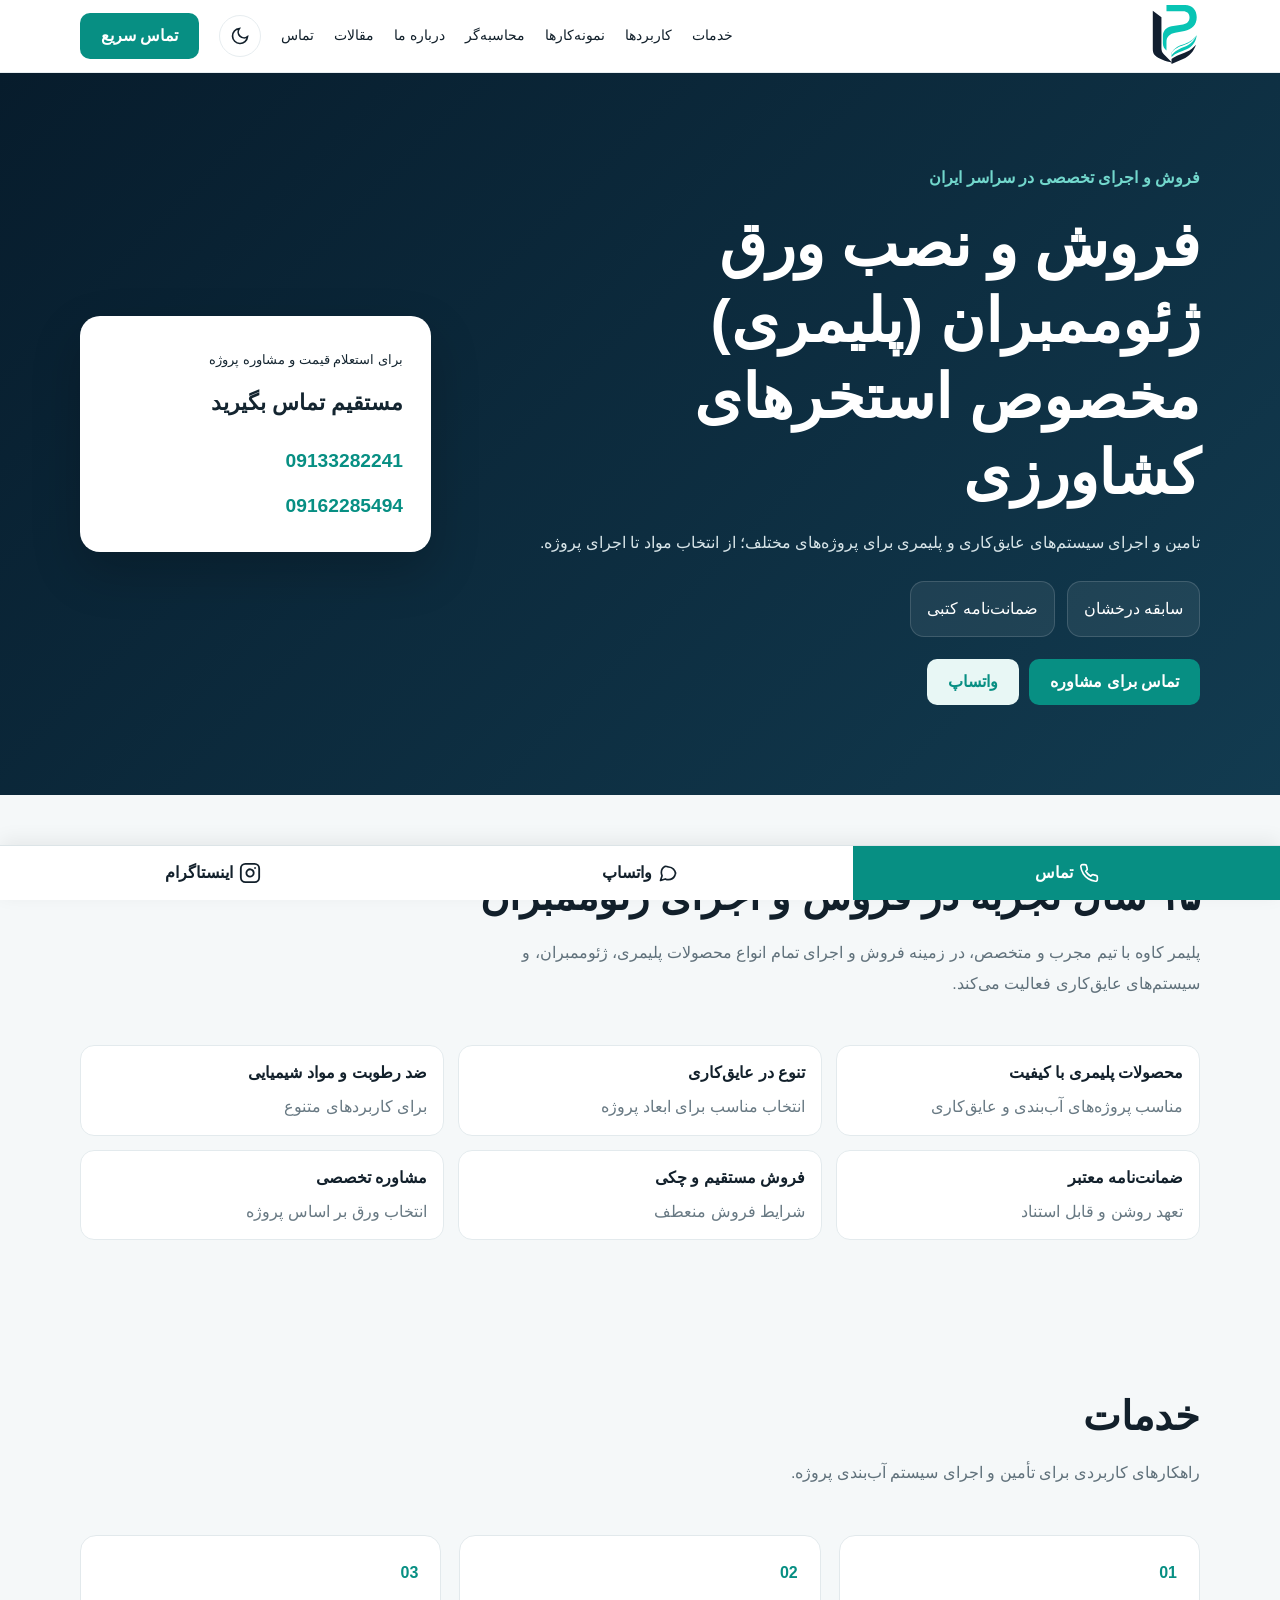
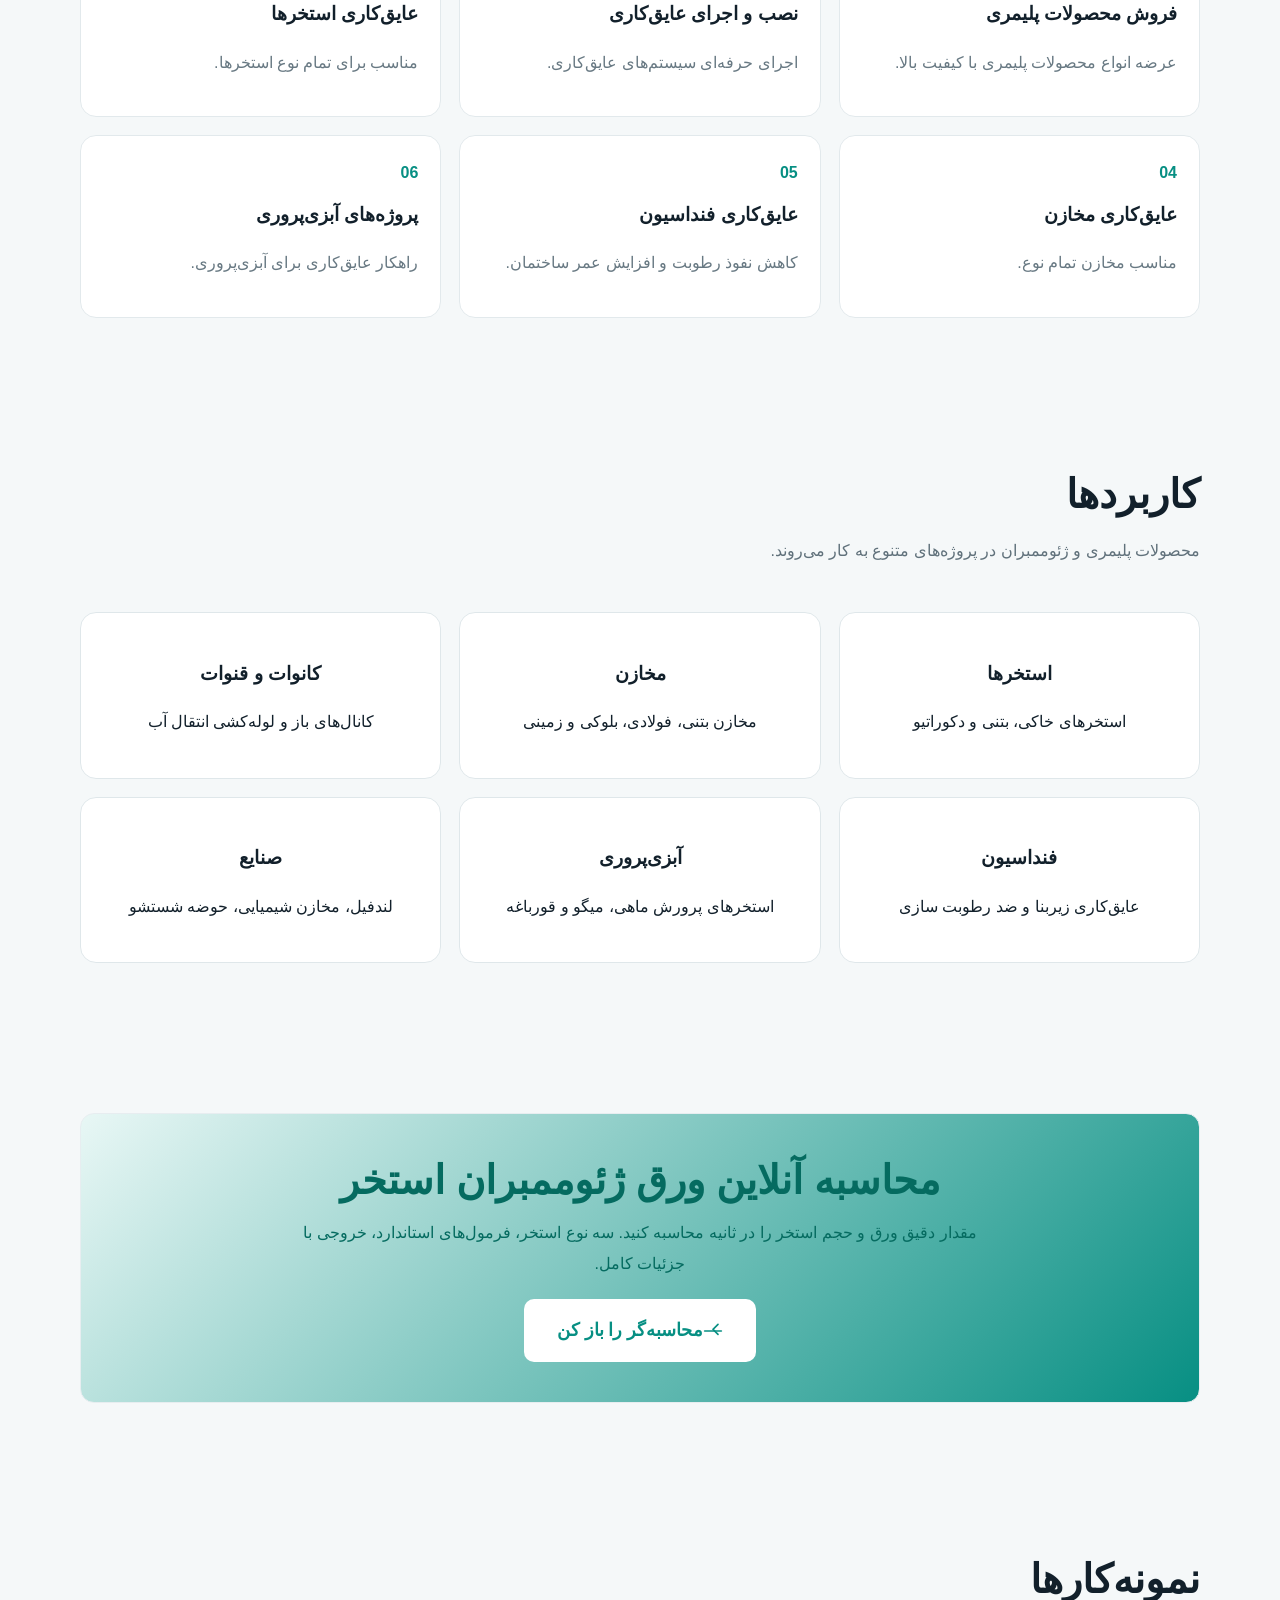
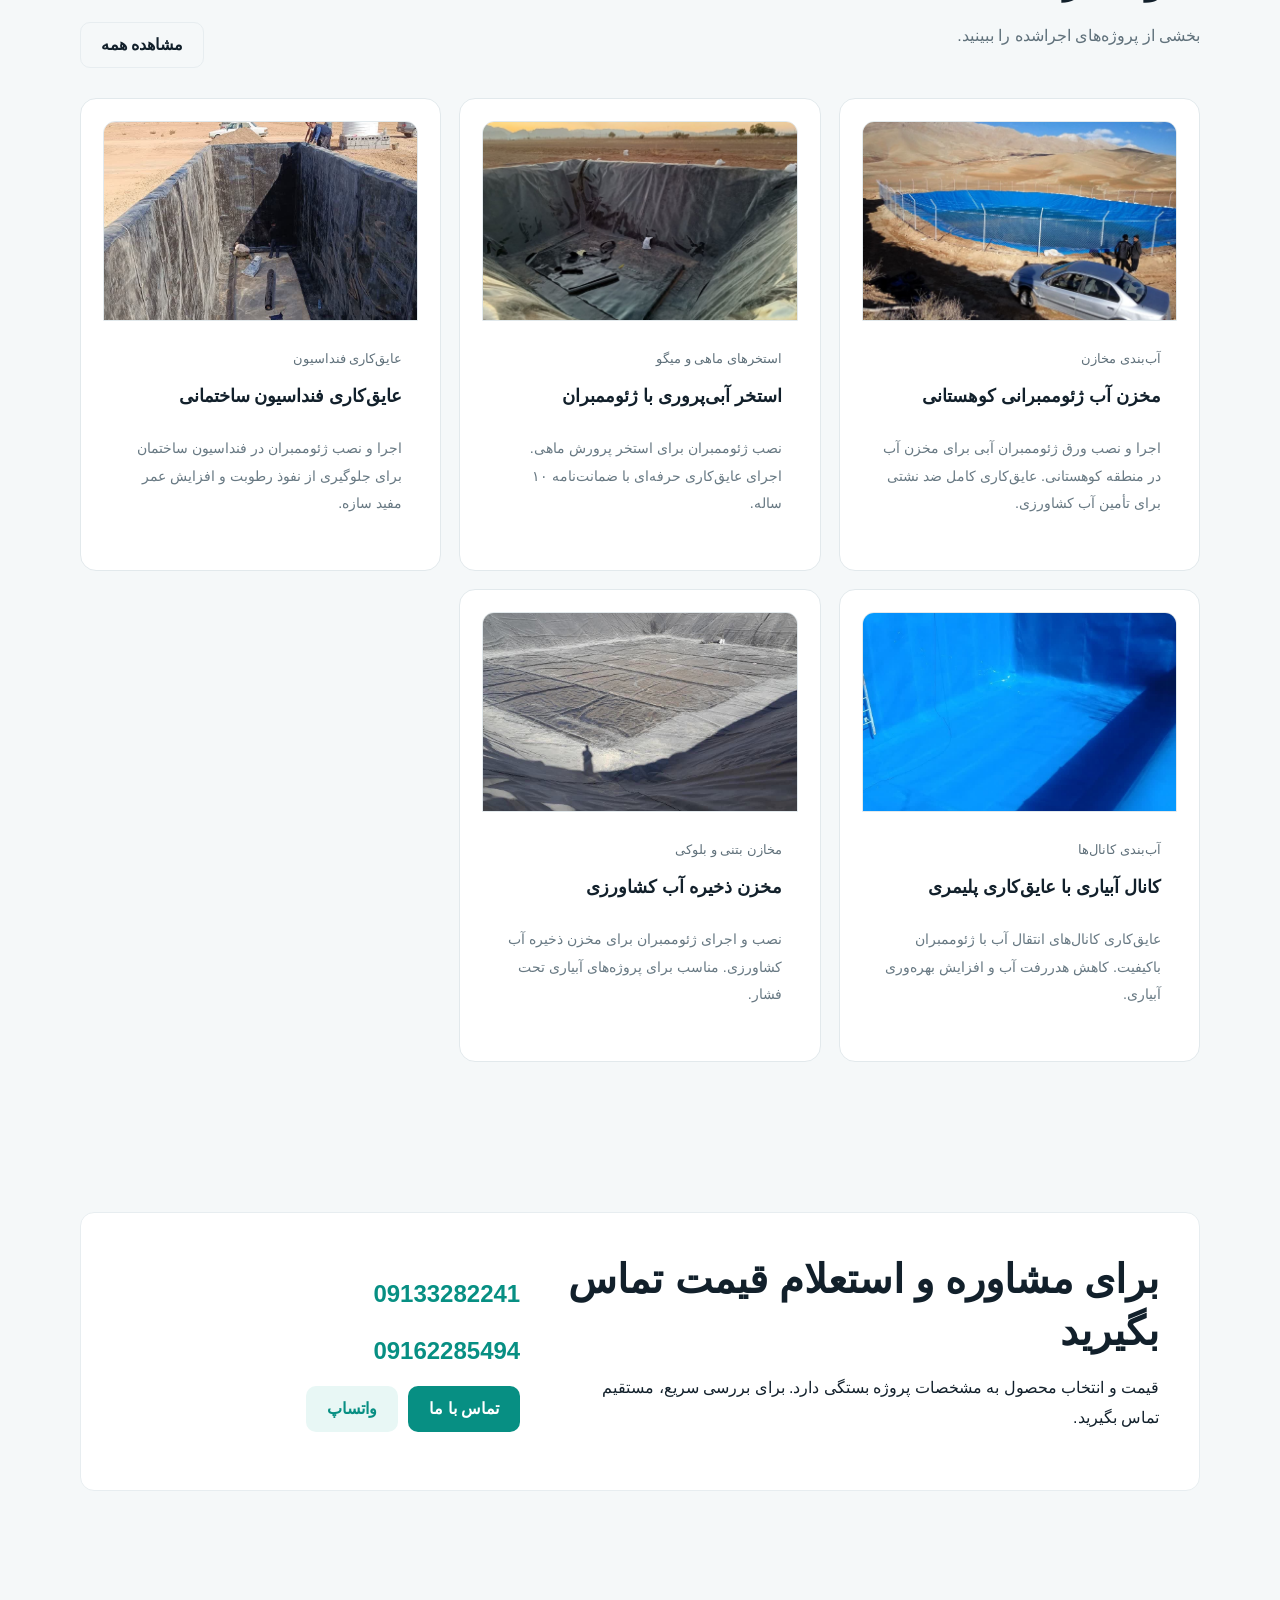
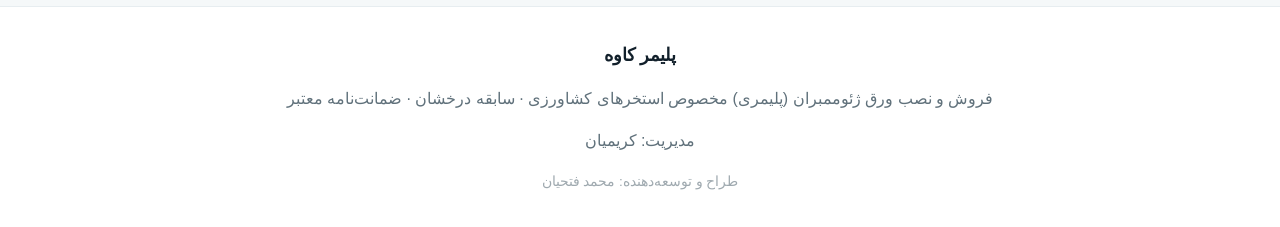
<file: index.html>
<!doctype html><html lang="fa" dir="rtl"><head><meta charset="utf-8"><meta name="viewport" content="width=device-width,initial-scale=1"><meta name="description" content="فروش و نصب ورق ژئوممبران HDPE/LLDPE برای استخرهای کشاورزی، مخازن آب، کانال‌های آبیاری و عایق‌کاری فنداسیون. ۱۵ سال تجربه، ضمانت‌نامه ۱۰ ساله، ارسال سراسری ایران. قیمت کارخانه."><meta name="keywords" content="ژئومبرین, ژئوممبران استخر, خرید ژئوممبران, قیمت ژئوممبران, پلیمر کاوه, عایق‌کاری استخر, HDPE, LLDPE"><title>پلیمر کاوه | فروش و نصب ورق ژئوممبران استخر کشاورزی</title><link rel="canonical" href="https://polymer-kaveh.ir/"><meta property="og:type" content="website"><meta property="og:locale" content="fa_IR"><meta property="og:site_name" content="پلیمر کاوه"><meta property="og:title" content="پلیمر کاوه | فروش و نصب ورق ژئوممبران استخر کشاورزی"><meta property="og:description" content="فروش و اجرای تخصصی ورق ژئوممبران در سراسر ایران با ضمانت‌نامه کتبی. قیمت کارخانه، ارسال سراسری، مشاوره رایگان."><meta property="og:url" content="https://polymer-kaveh.ir/"><meta property="og:image" content="https://polymer-kaveh.ir/images/img_388c916449aa.jpg"><meta name="twitter:card" content="summary_large_image"><meta name="twitter:title" content="پلیمر کاوه | فروش و نصب ورق ژئوممبران استخر کشاورزی"><meta name="twitter:description" content="فروش و اجرای تخصصی ورق ژئوممبران در سراسر ایران با ضمانت‌نامه کتبی. قیمت کارخانه، ارسال سراسری، مشاوره رایگان."><meta name="twitter:image" content="https://polymer-kaveh.ir/images/img_388c916449aa.jpg"><link rel="stylesheet" href="./assets/style.css"><script type="application/ld+json">
{
  "@context": "https://schema.org",
  "@type": "Organization",
  "name": "پلیمر کاوه",
  "alternateName": "پلیمر کاوه - فروش و نصب ژئوممبران",
  "url": "https://polymer-kaveh.ir",
  "logo": "https://polymer-kaveh.ir/images/logo.svg",
  "image": "https://polymer-kaveh.ir/images/img_388c916449aa.jpg",
  "description": "فروش و نصب ورق ژئوممبران (پلیمری) مخصوص استخرهای کشاورزی، مخازن آب، کانال‌های آبیاری و عایق‌کاری فنداسیون با ضمانت‌نامه معتبر و ارسال سراسری.",
  "foundingDate": "2009",
  "address": {
    "@type": "PostalAddress",
    "addressCountry": "IR",
    "addressRegion": "تهران",
    "addressLocality": "تهران"
  },
  "contactPoint": [
    {
      "@type": "ContactPoint",
      "telephone": "+98-913-328-2241",
      "contactType": "sales",
      "availableLanguage": ["fa-IR"],
      "hoursAvailable": "Mo-Sa 08:00-20:00"
    },
    {
      "@type": "ContactPoint",
      "telephone": "+98-916-228-5494",
      "contactType": "customer service",
      "availableLanguage": ["fa-IR"]
    }
  ],
  "sameAs": [
    "https://instagram.com/abbasnanopolimer",
    "https://wa.me/989133282241"
  ],
  "priceRange": "متماسک"
}
</script>
<script type="application/ld+json">
{
  "@context": "https://schema.org",
  "@type": "WebSite",
  "url": "https://polymer-kaveh.ir",
  "name": "پلیمر کاوه",
  "description": "فروش و نصب ورق ژئوممبران HDPE/LLDPE برای استخرهای کشاورزی و عایق‌کاری",
  "potentialAction": {
    "@type": "SearchAction",
    "target": {
      "@type": "EntryPoint",
      "urlTemplate": "https://polymer-kaveh.ir/search?q={search_term_string}"
    },
    "query-input": "required name=search_term_string"
  }
}
</script></head><body>
<div id="loading-overlay" aria-hidden="true"><div class="loading-spinner"><svg viewBox="0 0 50 50"><circle class="spinner-track" cx="25" cy="25" r="20" fill="none" stroke-width="4"/><circle class="spinner-fill" cx="25" cy="25" r="20" fill="none" stroke-width="4" stroke-linecap="round" stroke-dasharray="90,150"/></svg></div><span class="loading-text">پلیمر کاوه</span></div>
<header class="header"><div class="container nav"><a class="brand" href="./"><svg class="logo-svg" viewBox="0 0 400 500" aria-label="پلیمر کاوه" role="img"><!-- قسمت سرمه‌ای سمت چپ --><path class="logo-dark" d="M75 75 L135 120 L135 335 C135 350 140 365 150 375 L210 435 C165 425 115 410 88 382 C78 371 75 357 75 340 Z"/><!-- فرم اصلی سبز --><path class="logo-green" d="M170 35 L300 35 C350 35 380 70 380 120 C380 175 345 205 295 215 L230 228 C195 235 170 255 170 290 L170 350 C155 338 145 322 145 300 L145 250 C145 215 168 190 205 183 L285 170 C315 165 330 148 330 120 C330 94 313 78 285 78 L170 78 Z"/><!-- سبز پایینی --><path class="logo-green" d="M205 365 C225 335 245 320 280 310 C325 297 352 280 380 245 C374 292 350 325 310 342 C270 359 235 367 205 395 Z"/><!-- بخش سرمه‌ای پایینی --><path class="logo-dark" d="M205 410 C240 385 270 380 310 360 C337 347 357 330 375 310 C360 355 330 390 285 410 L205 445 Z"/><!-- جداکننده سفید/پس‌زمینه --><path class="logo-background" d="M205 365 C230 337 255 325 292 313 C330 301 354 280 378 248 C358 287 334 310 300 323 C263 338 230 350 205 385 Z"/></svg></a><nav class="navlinks"><a href="#services">خدمات</a><a href="#applications">کاربردها</a><a href="./projects.html">نمونه‌کارها</a><a href="./calculator.html">محاسبه‌گر</a><a href="./about.html">درباره ما</a><a href="./blog.html">مقالات</a><a href="#contact">تماس</a></nav><button class="hamburger" aria-label="منو" aria-expanded="false" aria-controls="nav-menu"><span class="hamburger-line"></span><span class="hamburger-line"></span><span class="hamburger-line"></span></button><button class="theme-toggle" aria-label="تغییر تم" title="تغییر تم"><svg class="sun-icon" style="display:none" viewBox="0 0 24 24" fill="none" stroke="currentColor" stroke-width="2"><circle cx="12" cy="12" r="5"/><line x1="12" y1="1" x2="12" y2="3"/><line x1="12" y1="21" x2="12" y2="23"/><line x1="4.22" y1="4.22" x2="5.64" y2="5.64"/><line x1="18.36" y1="18.36" x2="19.78" y2="19.78"/><line x1="1" y1="12" x2="3" y2="12"/><line x1="21" y1="12" x2="23" y2="12"/><line x1="4.22" y1="19.78" x2="5.64" y2="18.36"/><line x1="18.36" y1="5.64" x2="19.78" y2="4.22"/></svg><svg class="moon-icon" viewBox="0 0 24 24" fill="none" stroke="currentColor" stroke-width="2"><path d="M21 12.79A9 9 0 1 1 11.21 3 7 7 0 0 0 21 12.79z"/></svg></button><a class="btn btn-primary" data-phone1-link href="tel:09133282241">تماس سریع</a></div></header>
<nav class="navlinks" id="nav-menu" role="navigation"><a href="#services">خدمات</a><a href="#applications">کاربردها</a><a href="./projects.html">نمونه‌کارها</a><a href="./calculator.html">محاسبه‌گر</a><a href="./about.html">درباره ما</a><a href="./blog.html">مقالات</a><a href="#contact">تماس</a></nav>
<main><section class="hero"><div class="container hero-grid"><div class="reveal-slide-right"><span class="eyebrow">فروش و اجرای تخصصی در سراسر ایران</span><h1>فروش و نصب ورق ژئوممبران (پلیمری) مخصوص استخرهای کشاورزی</h1><p>تامین و اجرای سیستم‌های عایق‌کاری و پلیمری برای پروژه‌های مختلف؛ از انتخاب مواد تا اجرای پروژه.</p><div class="trust"><span>سابقه درخشان</span><span>ضمانت‌نامه کتبی</span></div><div class="actions"><a class="btn btn-primary" data-phone1-link href="tel:09133282241">تماس برای مشاوره</a><a class="btn btn-light" data-whatsapp href="https://wa.me/989133282241" target="_blank" rel="noopener">واتساپ</a></div></div><div class="hero-card reveal-scale"><small>برای استعلام قیمت و مشاوره پروژه</small><strong>مستقیم تماس بگیرید</strong><div class="phone-list"><a class="phone" data-phone1-link href="tel:09133282241" data-phone1>09133282241</a><a class="phone" data-phone2-link href="tel:09162285494" data-phone2>09162285494</a></div></div></div></section>
<section class="section"><div class="container"><div class="section-head reveal"><div><h2>۱۵ سال تجربه در فروش و اجرای ژئوممبران</h2><p class="lead" data-intro>پلیمر کاوه با تیم مجرب و متخصص، در زمینه فروش و اجرای تمام انواع محصولات پلیمری، ژئوممبران، و سیستم‌های عایق‌کاری فعالیت می‌کند.</p></div></div><div class="features"><div class="feature reveal"><b>محصولات پلیمری با کیفیت</b><span>مناسب پروژه‌های آب‌بندی و عایق‌کاری</span></div><div class="feature reveal"><b>تنوع در عایق‌کاری</b><span>انتخاب مناسب برای ابعاد پروژه</span></div><div class="feature reveal"><b>ضد رطوبت و مواد شیمیایی</b><span>برای کاربردهای متنوع</span></div><div class="feature reveal"><b>ضمانت‌نامه معتبر</b><span>تعهد روشن و قابل استناد</span></div><div class="feature reveal"><b>فروش مستقیم و چکی</b><span>شرایط فروش منعطف</span></div><div class="feature reveal"><b>مشاوره تخصصی</b><span>انتخاب ورق بر اساس پروژه</span></div></div></div></section>
<section class="section alt" id="services"><div class="container"><div class="section-head reveal"><div><h2>خدمات</h2><p class="lead">راهکارهای کاربردی برای تأمین و اجرای سیستم آب‌بندی پروژه.</p></div></div><div class="grid cards-3"><article class="card reveal"><div class="icon">01</div><h3>فروش محصولات پلیمری</h3><p>عرضه انواع محصولات پلیمری با کیفیت بالا.</p></article><article class="card reveal"><div class="icon">02</div><h3>نصب و اجرای عایق‌کاری</h3><p>اجرای حرفه‌ای سیستم‌های عایق‌کاری.</p></article><article class="card reveal"><div class="icon">03</div><h3>عایق‌کاری استخرها</h3><p>مناسب برای تمام نوع استخرها.</p></article><article class="card reveal"><div class="icon">04</div><h3>عایق‌کاری مخازن</h3><p>مناسب مخازن تمام نوع.</p></article><article class="card reveal"><div class="icon">05</div><h3>عایق‌کاری فنداسیون</h3><p>کاهش نفوذ رطوبت و افزایش عمر ساختمان.</p></article><article class="card reveal"><div class="icon">06</div><h3>پروژه‌های آبزی‌پروری</h3><p>راهکار عایق‌کاری برای آبزی‌پروری.</p></article></div></div></section>
<section class="section" id="applications"><div class="container"><div class="section-head reveal"><div><h2>کاربردها</h2><p class="lead">محصولات پلیمری و ژئوممبران در پروژه‌های متنوع به کار می‌روند.</p></div></div><div class="grid use-grid"><article class="use-card reveal"><h3>استخرها</h3><p>استخرهای خاکی، بتنی و دکوراتیو</p></article><article class="use-card reveal"><h3>مخازن</h3><p>مخازن بتنی، فولادی، بلوکی و زمینی</p></article><article class="use-card reveal"><h3>کانوات و قنوات</h3><p>کانال‌های باز و لوله‌کشی انتقال آب</p></article><article class="use-card reveal"><h3>فنداسیون</h3><p>عایق‌کاری زیربنا و ضد رطوبت سازی</p></article><article class="use-card reveal"><h3>آبزی‌پروری</h3><p>استخرهای پرورش ماهی، میگو و قورباغه</p></article><article class="use-card reveal"><h3>صنایع</h3><p>لندفیل، مخازن شیمیایی، حوضه شستشو</p></article></div></div></section>
<section class="section"><div class="container"><div class="cta reveal calculator-cta" style="background:var(--cta-calc-bg);border-radius:var(--radius);padding:40px;text-align:center;"><h2 style="color:var(--cta-calc-text);margin:0 0 12px;">محاسبه آنلاین ورق ژئوممبران استخر</h2><p style="color:var(--cta-calc-text);margin:0 0 20px;max-width:700px;margin-inline:auto;">مقدار دقیق ورق و حجم استخر را در ثانیه محاسبه کنید. سه نوع استخر، فرمول‌های استاندارد، خروجی با جزئیات کامل.</p><a class="btn btn-primary" href="./calculator.html" style="background:var(--cta-calc-btn-bg);color:var(--cta-calc-btn-text);font-size:1.1rem;padding:14px 32px;"><svg width="20" height="20" viewBox="0 0 24 24" fill="none" stroke="currentColor" stroke-width="2" stroke-linecap="round" stroke-linejoin="round"><path d="M18 16l-6-6 6-6"/><line x1="2" y1="12" x2="22" y2="12"/></svg> محاسبه‌گر را باز کن</a></div></div></section>
<section class="section alt"><div class="container"><div class="section-head reveal"><div><h2>نمونه‌کارها</h2><p class="lead">بخشی از پروژه‌های اجراشده را ببینید.</p></div><a class="btn btn-outline" href="./projects.html">مشاهده همه</a></div><div class="grid project-grid" data-projects></div></div></section>
<section class="section" id="contact"><div class="container"><div class="cta reveal"><div class="contact-grid"><div class="reveal-slide-right"><h2>برای مشاوره و استعلام قیمت تماس بگیرید</h2><p>قیمت و انتخاب محصول به مشخصات پروژه بستگی دارد. برای بررسی سریع، مستقیم تماس بگیرید.</p></div><div class="reveal-fade"><a class="contact-number" data-phone1-link href="tel:09133282241" data-phone1>09133282241</a><a class="contact-number" data-phone2-link href="tel:09162285494" data-phone2>09162285494</a><div class="actions"><a class="btn btn-primary" data-phone1-link href="tel:09133282241">تماس با ما</a><a class="btn btn-light" data-whatsapp href="https://wa.me/989133282241" target="_blank" rel="noopener">واتساپ</a></div></div></div></div></div></section></main>
<footer class="footer"><div class="container"><strong data-site-name>پلیمر کاوه</strong><p>فروش و نصب ورق ژئوممبران (پلیمری) مخصوص استخرهای کشاورزی · سابقه درخشان · ضمانت‌نامه معتبر</p><p>مدیریت: کریمیان</p><p class="credit">طراح و توسعه‌دهنده: محمد فتحیان</p></div></footer>
<div class="bottom-bar"><a data-phone1-link href="tel:09133282241"><svg width="20" height="20" viewBox="0 0 24 24" fill="none" stroke="currentColor" stroke-width="2" stroke-linecap="round" stroke-linejoin="round"><path d="M22 16.92v3a2 2 0 0 1-2.18 2 19.79 19.79 0 0 1-8.63-3.07 19.5 19.5 0 0 1-6-6 19.79 19.79 0 0 1-3.07-8.67A2 2 0 0 1 4.11 2h3a2 2 0 0 1 2 1.72 12.84 12.84 0 0 0 .7 2.81 2 2 0 0 1-.45 2.11L8.09 9.91a16 16 0 0 0 6 6l1.27-1.27a2 2 0 0 1 2.11-.45 12.84 12.84 0 0 0 2.81.7A2 2 0 0 1 22 16.92z"></path></svg><span>تماس</span></a><a data-whatsapp href="https://wa.me/989133282241" target="_blank" rel="noopener"><svg width="20" height="20" viewBox="0 0 24 24" fill="none" stroke="currentColor" stroke-width="2" stroke-linecap="round" stroke-linejoin="round"><path d="M21 11.5a8.38 8.38 0 0 1-.9 3.8 8.5 8.5 0 0 1-7.6 4.7 8.38 8.38 0 0 1-3.8-.9L3 21l1.9-5.7a8.38 8.38 0 0 1-.9-3.8 8.5 8.5 0 0 1 4.7-7.6 8.38 8.38 0 0 1 3.8.9h.5a8.48 8.48 0 0 1 8 8v.5z"></path></svg><span>واتساپ</span></a><a href="https://instagram.com/abbasnanopolimer" target="_blank" rel="noopener" aria-label="اینستاگرام پلیمر کاوه" class="instagram-link"><svg width="20" height="20" viewBox="0 0 24 24" fill="none" stroke="currentColor" stroke-width="2" stroke-linecap="round" stroke-linejoin="round"><rect width="20" height="20" x="2" y="2" rx="5" ry="5"></rect><path d="M16 11.37A4 4 0 1 1 12.63 8 4 4 0 0 1 16 11.37z"></path><line x1="17.5" y1="6.5" x2="17.51" y2="6.5"></line></svg><span>اینستاگرام</span></a></div>
<script src="./assets/app.js" defer></script></body></html>
</file>
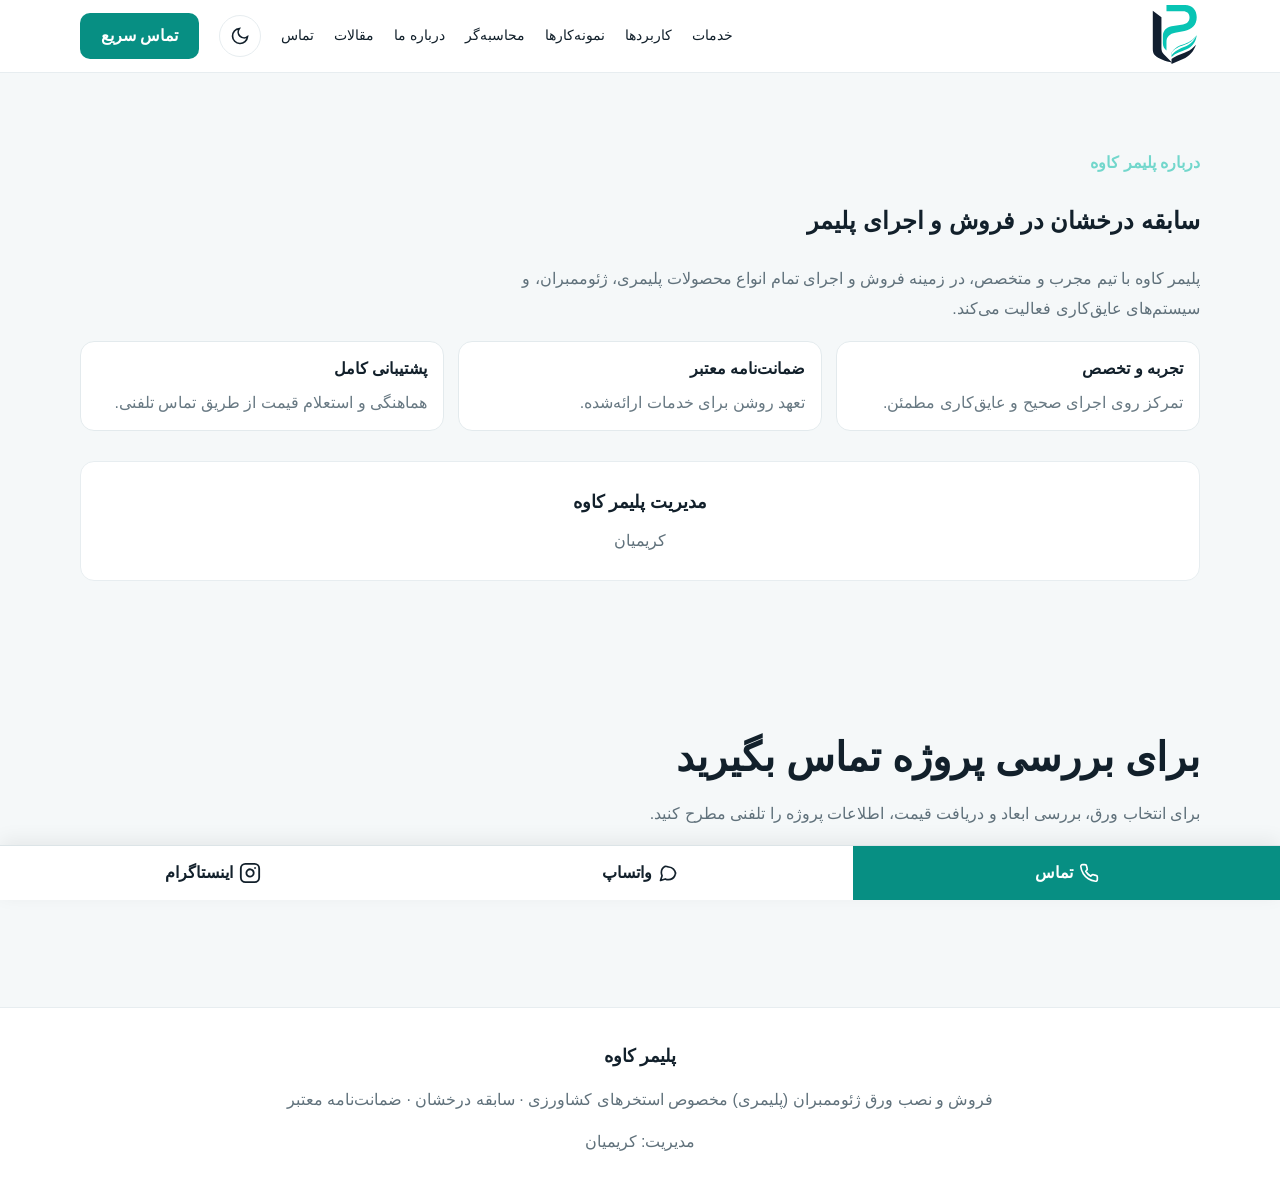
<file: about.html>
<!doctype html><html lang="fa" dir="rtl"><head><meta charset="utf-8"><meta name="viewport" content="width=device-width,initial-scale=1"><meta name="description" content="پلیمر کاوه با ۱۵ سال سابقه در فروش و اجرای ژئوممبران HDPE/LLDPE، عایق‌کاری استخر، مخزن، کانال و فنداسیون. ضمانت‌نامه ۱۰ ساله، ارسال سراسری، قیمت کارخانه."><meta name="keywords" content="پلیمر کاوه, درباره ما, ژئوممبران, عایق‌کاری, تجربه ۱۵ ساله, کریمیان"><title>درباره پلیمر کاوه | ۱۵ سال تجربه در ژئوممبران و عایق‌کاری</title><link rel="canonical" href="https://polymer-kaveh.ir/about.html"><meta property="og:type" content="website"><meta property="og:locale" content="fa_IR"><meta property="og:site_name" content="پلیمر کاوه"><meta property="og:title" content="درباره پلیمر کاوه | ۱۵ سال تجربه در ژئوممبران"><meta property="og:description" content="۱۵ سال تجربه در فروش و اجرای ژئوممبران و سیستم‌های عایق‌کاری. ضمانت‌نامه ۱۰ ساله، ارسال سراسری، مشاوره رایگان، قیمت کارخانه."><meta property="og:url" content="https://polymer-kaveh.ir/about.html"><meta property="og:image" content="https://polymer-kaveh.ir/images/img_388c916449aa.jpg"><meta name="twitter:card" content="summary_large_image"><meta name="twitter:title" content="درباره پلیمر کاوه | ۱۵ سال تجربه در ژئوممبران"><meta name="twitter:description" content="۱۵ سال تجربه در فروش و اجرای ژئوممبران و سیستم‌های عایق‌کاری. ضمانت‌نامه ۱۰ ساله، ارسال سراسری، مشاوره رایگان، قیمت کارخانه."><meta name="twitter:image" content="https://polymer-kaveh.ir/images/img_388c916449aa.jpg"><link rel="stylesheet" href="./assets/style.css"><script type="application/ld+json">
{
  "@context": "https://schema.org",
  "@type": "AboutPage",
  "name": "درباره پلیمر کاوه",
  "description": "۱۵ سال تجربه در فروش و اجرای ژئوممبران و سیستم‌های عایق‌کاری",
  "mainEntity": {
    "@type": "Organization",
    "name": "پلیمر کاوه",
    "foundingDate": "2009",
    "description": "فروش و نصب ورق ژئوممبران (پلیمری) مخصوص استخرهای کشاورزی، مخازن آب، کانال‌های آبیاری و عایق‌کاری فنداسیون"
  }
}
</script></head><body>
<div id="loading-overlay" aria-hidden="true"><div class="loading-spinner"><svg viewBox="0 0 50 50"><circle class="spinner-track" cx="25" cy="25" r="20" fill="none" stroke-width="4"/><circle class="spinner-fill" cx="25" cy="25" r="20" fill="none" stroke-width="4" stroke-linecap="round" stroke-dasharray="90,150"/></svg></div><span class="loading-text">پلیمر کاوه</span></div>
<header class="header"><div class="container nav"><a class="brand" href="./"><svg class="logo-svg" viewBox="0 0 400 500" aria-label="پلیمر کاوه" role="img"><!-- قسمت سرمه‌ای سمت چپ --><path class="logo-dark" d="M75 75 L135 120 L135 335 C135 350 140 365 150 375 L210 435 C165 425 115 410 88 382 C78 371 75 357 75 340 Z"/><!-- فرم اصلی سبز --><path class="logo-green" d="M170 35 L300 35 C350 35 380 70 380 120 C380 175 345 205 295 215 L230 228 C195 235 170 255 170 290 L170 350 C155 338 145 322 145 300 L145 250 C145 215 168 190 205 183 L285 170 C315 165 330 148 330 120 C330 94 313 78 285 78 L170 78 Z"/><!-- سبز پایینی --><path class="logo-green" d="M205 365 C225 335 245 320 280 310 C325 297 352 280 380 245 C374 292 350 325 310 342 C270 359 235 367 205 395 Z"/><!-- بخش سرمه‌ای پایینی --><path class="logo-dark" d="M205 410 C240 385 270 380 310 360 C337 347 357 330 375 310 C360 355 330 390 285 410 L205 445 Z"/><!-- جداکننده سفید/پس‌زمینه --><path class="logo-background" d="M205 365 C230 337 255 325 292 313 C330 301 354 280 378 248 C358 287 334 310 300 323 C263 338 230 350 205 385 Z"/></svg></a><nav class="navlinks"><a href="./#services">خدمات</a><a href="./#applications">کاربردها</a><a href="./projects.html">نمونه‌کارها</a><a href="./calculator.html">محاسبه‌گر</a><a href="./about.html">درباره ما</a><a href="./blog.html">مقالات</a><a href="./#contact">تماس</a></nav><button class="hamburger" aria-label="منو" aria-expanded="false" aria-controls="nav-menu"><span class="hamburger-line"></span><span class="hamburger-line"></span><span class="hamburger-line"></span></button><button class="theme-toggle" aria-label="تغییر تم" title="تغییر تم"><svg class="sun-icon" style="display:none" viewBox="0 0 24 24" fill="none" stroke="currentColor" stroke-width="2"><circle cx="12" cy="12" r="5"/><line x1="12" y1="1" x2="12" y2="3"/><line x1="12" y1="21" x2="12" y2="23"/><line x1="4.22" y1="4.22" x2="5.64" y2="5.64"/><line x1="18.36" y1="18.36" x2="19.78" y2="19.78"/><line x1="1" y1="12" x2="3" y2="12"/><line x1="21" y1="12" x2="23" y2="12"/><line x1="4.22" y1="19.78" x2="5.64" y2="18.36"/><line x1="18.36" y1="5.64" x2="19.78" y2="4.22"/></svg><svg class="moon-icon" viewBox="0 0 24 24" fill="none" stroke="currentColor" stroke-width="2"><path d="M21 12.79A9 9 0 1 1 11.21 3 7 7 0 0 0 21 12.79z"/></svg></button><a class="btn btn-primary" data-phone1-link href="tel:09133282241">تماس سریع</a></div></header>
<nav class="navlinks" id="nav-menu" role="navigation"><a href="./#services">خدمات</a><a href="./#applications">کاربردها</a><a href="./projects.html">نمونه‌کارها</a><a href="./calculator.html">محاسبه‌گر</a><a href="./about.html">درباره ما</a><a href="./blog.html">مقالات</a><a href="./#contact">تماس</a></nav>
<main><section class="section"><div class="container"><span class="eyebrow reveal-slide-right">درباره پلیمر کاوه</span><h1 class="reveal-slide-right">سابقه درخشان در فروش و اجرای پلیمر</h1><p class="lead reveal" data-intro>پلیمر کاوه با تیم مجرب و متخصص، در زمینه فروش و اجرای تمام انواع محصولات پلیمری، ژئوممبران، و سیستم‌های عایق‌کاری فعالیت می‌کند.</p><div class="features"><div class="feature reveal"><b>تجربه و تخصص</b><span>تمرکز روی اجرای صحیح و عایق‌کاری مطمئن.</span></div><div class="feature reveal"><b>ضمانت‌نامه معتبر</b><span>تعهد روشن برای خدمات ارائه‌شده.</span></div><div class="feature reveal"><b>پشتیبانی کامل</b><span>هماهنگی و استعلام قیمت از طریق تماس تلفنی.</span></div></div><div class="management reveal" style="margin-top:30px;padding:24px;border:1px solid var(--border);border-radius:var(--radius);background:var(--card);text-align:center;"><b style="font-size:1.1rem;display:block;margin-bottom:6px;">مدیریت پلیمر کاوه</b><span style="color:var(--text-muted);">کریمیان</span></div></div></section><section class="section alt"><div class="container"><h2 class="reveal">برای بررسی پروژه تماس بگیرید</h2><p class="lead reveal">برای انتخاب ورق، بررسی ابعاد و دریافت قیمت، اطلاعات پروژه را تلفنی مطرح کنید.</p><div class="actions"><a class="btn btn-primary reveal-fade" data-phone1-link href="tel:09133282241">تماس</a><a class="btn btn-light reveal-fade" data-whatsapp href="https://wa.me/989133282241" target="_blank" rel="noopener">واتساپ</a></div></div></section></main>
<footer class="footer"><div class="container"><strong data-site-name>پلیمر کاوه</strong><p>فروش و نصب ورق ژئوممبران (پلیمری) مخصوص استخرهای کشاورزی · سابقه درخشان · ضمانت‌نامه معتبر</p><p>مدیریت: کریمیان</p></div></footer>
<div class="bottom-bar"><a data-phone1-link href="tel:09133282241"><svg width="20" height="20" viewBox="0 0 24 24" fill="none" stroke="currentColor" stroke-width="2" stroke-linecap="round" stroke-linejoin="round"><path d="M22 16.92v3a2 2 0 0 1-2.18 2 19.79 19.79 0 0 1-8.63-3.07 19.5 19.5 0 0 1-6-6 19.79 19.79 0 0 1-3.07-8.67A2 2 0 0 1 4.11 2h3a2 2 0 0 1 2 1.72 12.84 12.84 0 0 0 .7 2.81 2 2 0 0 1-.45 2.11L8.09 9.91a16 16 0 0 0 6 6l1.27-1.27a2 2 0 0 1 2.11-.45 12.84 12.84 0 0 0 2.81.7A2 2 0 0 1 22 16.92z"></path></svg><span>تماس</span></a><a data-whatsapp href="https://wa.me/989133282241" target="_blank" rel="noopener"><svg width="20" height="20" viewBox="0 0 24 24" fill="none" stroke="currentColor" stroke-width="2" stroke-linecap="round" stroke-linejoin="round"><path d="M21 11.5a8.38 8.38 0 0 1-.9 3.8 8.5 8.5 0 0 1-7.6 4.7 8.38 8.38 0 0 1-3.8-.9L3 21l1.9-5.7a8.38 8.38 0 0 1-.9-3.8 8.5 8.5 0 0 1 4.7-7.6 8.38 8.38 0 0 1 3.8.9h.5a8.48 8.48 0 0 1 8 8v.5z"></path></svg><span>واتساپ</span></a><a href="https://instagram.com/abbasnanopolimer" target="_blank" rel="noopener" aria-label="اینستاگرام پلیمر کاوه" class="instagram-link"><svg width="20" height="20" viewBox="0 0 24 24" fill="none" stroke="currentColor" stroke-width="2" stroke-linecap="round" stroke-linejoin="round"><rect width="20" height="20" x="2" y="2" rx="5" ry="5"></rect><path d="M16 11.37A4 4 0 1 1 12.63 8 4 4 0 0 1 16 11.37z"></path><line x1="17.5" y1="6.5" x2="17.51" y2="6.5"></line></svg><span>اینستاگرام</span></a></div>
<script src="./assets/app.js" defer></script></body></html>
</file>
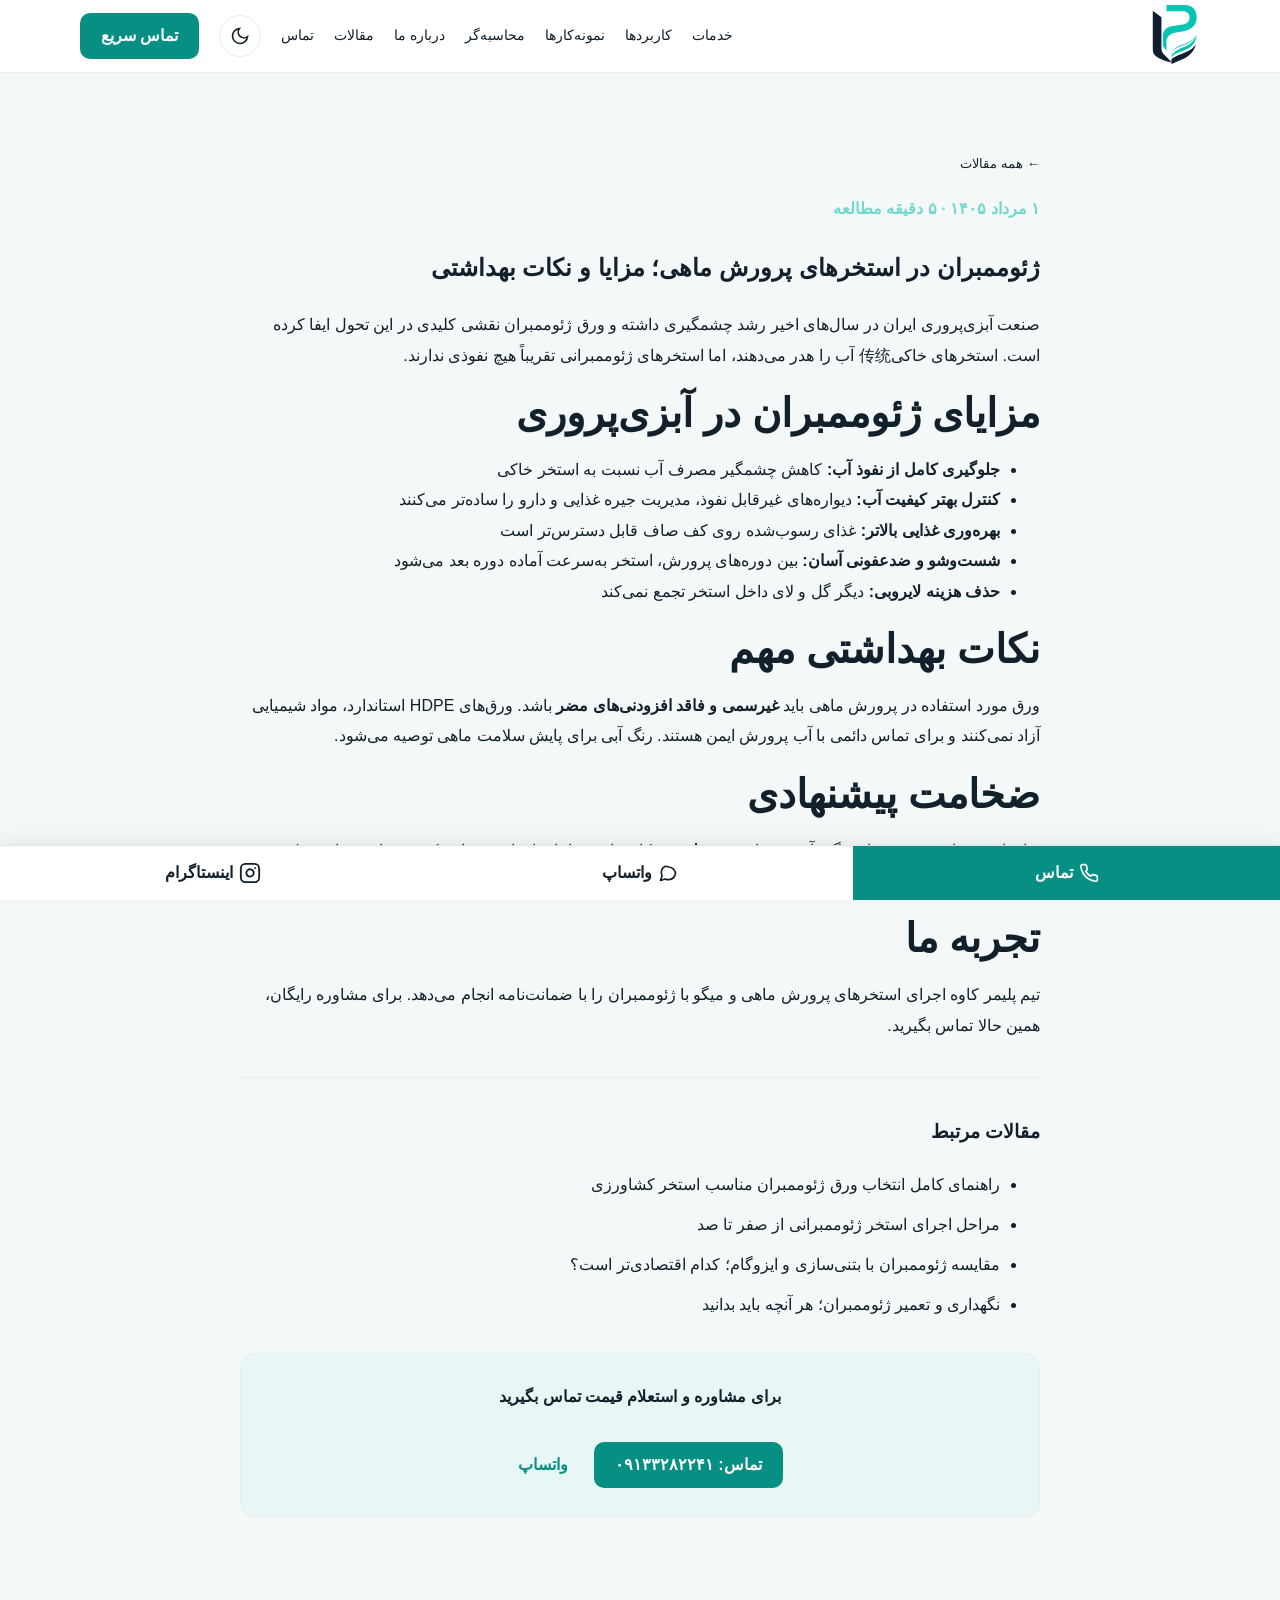
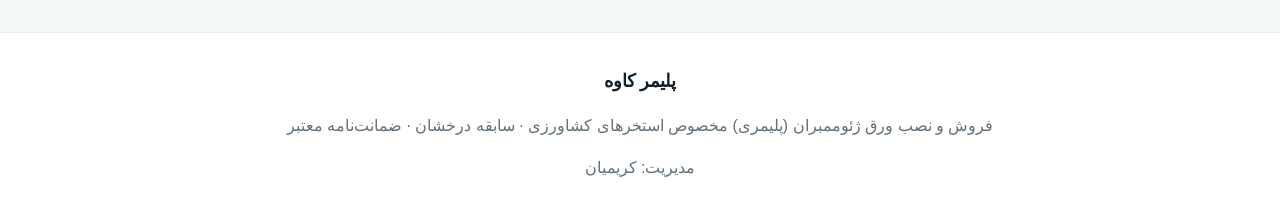
<file: blog-fish-farm-lining.html>
<!doctype html><html lang="fa" dir="rtl"><head><meta charset="utf-8"><meta name="viewport" content="width=device-width,initial-scale=1"><meta name="description" content="چرا آبزی‌پروری مدرن بدون ژئوممبران ممکن نیست؟ نکات بهداشتی، ضخامت مناسب و مدیریت استخرهای پرورش ماهی."><meta name="keywords" content="ژئومبرین پرورش ماهی, آبزی‌پروری ژئومبرین, استخر ماهی عایق‌کاری, پلیمر کاوه, مزایای ژئومبرین"><title>ژئوممبران در استخرهای پرورش ماهی؛ مزایا و نکات بهداشتی</title><link rel="canonical" href="https://polymer-kaveh.ir/blog-fish-farm-lining.html"><meta property="og:type" content="article"><meta property="og:locale" content="fa_IR"><meta property="og:site_name" content="پلیمر کاوه"><meta property="og:title" content="ژئوممبران در استخرهای پرورش ماهی؛ مزایا و نکات بهداشتی"><meta property="og:description" content="چرا آبزی‌پروری مدرن بدون ژئوممبران ممکن نیست؟ نکات بهداشتی، ضخامت مناسب و مدیریت استخرهای پرورش ماهی."><meta property="og:url" content="https://polymer-kaveh.ir/blog-fish-farm-lining.html"><meta property="og:image" content="https://polymer-kaveh.ir/images/img_388c916449aa.jpg"><meta name="twitter:card" content="summary_large_image"><meta name="twitter:title" content="ژئوممبران در استخرهای پرورش ماهی؛ مزایا و نکات بهداشتی"><meta name="twitter:description" content="چرا آبزی‌پروری مدرن بدون ژئوممبران ممکن نیست؟ نکات بهداشتی، ضخامت مناسب و مدیریت استخرهای پرورش ماهی."><meta name="twitter:image" content="https://polymer-kaveh.ir/images/img_388c916449aa.jpg"><link rel="stylesheet" href="./assets/style.css"><script type="application/ld+json">
{
  "@context": "https://schema.org",
  "@type": "BlogPosting",
  "headline": "ژئوممبران در استخرهای پرورش ماهی؛ مزایا و نکات بهداشتی",
  "description": "چرا آبزی‌پروری مدرن بدون ژئومبرین ممکن نیست؟ نکات بهداشتی، ضخامت مناسب و مدیریت استخرهای پرورش ماهی",
  "url": "https://polymer-kaveh.ir/blog-fish-farm-lining.html",
  "image": "https://polymer-kaveh.ir/images/img_388c916449aa.jpg",
  "datePublished": "2025-07-15",
  "dateModified": "2026-08-24",
  "author": {
    "@type": "Organization",
    "name": "پلیمر کاوه",
    "url": "https://polymer-kaveh.ir"
  },
  "publisher": {
    "@type": "Organization",
    "name": "پلیمر کاوه",
    "logo": {
      "@type": "ImageObject",
      "url": "https://polymer-kaveh.ir/images/logo.svg"
    }
  },
  "mainEntityOfPage": {
    "@type": "WebPage",
    "@id": "https://polymer-kaveh.ir/blog-fish-farm-lining.html"
  }
}
</script>
<script type="application/ld+json">
{
  "@context": "https://schema.org",
  "@type": "FAQPage",
  "mainEntity": [
    {
      "@type": "Question",
      "name": "چرا استخرهای پرورش ماهی نیاز به ژئوممبران دارند؟",
      "acceptedAnswer": {
        "@type": "Answer",
        "text": "استخرهای خاکی tradicionales تا ۳۰٪ آب را از طریق نفوذ از دست می‌دهند. ژئومبرین HDPE نفوذ را به صفر می‌رساند، مصرف آب را کاهش می‌دهد و کنترل کیفیت آب را آسان‌تر می‌کند."
      }
    },
    {
      "@type": "Question",
      "name": "آیا ژئومبرین برای تماس با آب پرورش ماهی ایمن است؟",
      "acceptedAnswer": {
        "@type": "Answer",
        "text": "بله، ورق‌های HDPE استاندارد فاقد سموم، فلزات سنگین و افزودنی‌های مضر هستند و مواد شیمیایی به آب آزاد نمی‌کنند. رنگ آبی برای پایش بهتر سلامت ماهی توصیه می‌شود."
      }
    },
    {
      "@type": "Question",
      "name": "ضخامت مناسب ژئومبرین برای استخر پرورش ماهی چقدر است؟",
      "acceptedAnswer": {
        "@type": "Answer",
        "text": "برای استخرهای گرم‌آبی معمولی ۱ میلی‌متر کافی است. برای استخرهایی که تجهیزات برداشت (تور، پمپ) در تماس مستقیم با کف دارند، ۱.۵ میلی‌متر پیشنهادی است."
      }
    },
    {
      "@type": "Question",
      "name": "شست‌وشوی استخر ژئومبرین‌ها چقدر آسان است؟",
      "acceptedAnswer": {
        "@type": "Answer",
        "text": "بسیار آسان. کف صاف و غیرنفوذ ژئومبرین اجازه می‌دهد بین دوره‌های پرورش، استخر به سرعت شسته، ضدعفونی و برای دوره بعد آماده شود."
      }
    }
  ]
}
</script></head><body>
<div id="loading-overlay" aria-hidden="true"><div class="loading-spinner"><svg viewBox="0 0 50 50"><circle class="spinner-track" cx="25" cy="25" r="20" fill="none" stroke-width="4"/><circle class="spinner-fill" cx="25" cy="25" r="20" fill="none" stroke-width="4" stroke-linecap="round" stroke-dasharray="90,150"/></svg></div><span class="loading-text">پلیمر کاوه</span></div>
<header class="header"><div class="container nav"><a class="brand" href="./"><svg class="logo-svg" viewBox="0 0 400 500" aria-label="پلیمر کاوه" role="img"><!-- قسمت سرمه‌ای سمت چپ --><path class="logo-dark" d="M75 75 L135 120 L135 335 C135 350 140 365 150 375 L210 435 C165 425 115 410 88 382 C78 371 75 357 75 340 Z"/><!-- فرم اصلی سبز --><path class="logo-green" d="M170 35 L300 35 C350 35 380 70 380 120 C380 175 345 205 295 215 L230 228 C195 235 170 255 170 290 L170 350 C155 338 145 322 145 300 L145 250 C145 215 168 190 205 183 L285 170 C315 165 330 148 330 120 C330 94 313 78 285 78 L170 78 Z"/><!-- سبز پایینی --><path class="logo-green" d="M205 365 C225 335 245 320 280 310 C325 297 352 280 380 245 C374 292 350 325 310 342 C270 359 235 367 205 395 Z"/><!-- بخش سرمه‌ای پایینی --><path class="logo-dark" d="M205 410 C240 385 270 380 310 360 C337 347 357 330 375 310 C360 355 330 390 285 410 L205 445 Z"/><!-- جداکننده سفید/پس‌زمینه --><path class="logo-background" d="M205 365 C230 337 255 325 292 313 C330 301 354 280 378 248 C358 287 334 310 300 323 C263 338 230 350 205 385 Z"/></svg></a><nav class="navlinks"><a href="./#services">خدمات</a><a href="./#applications">کاربردها</a><a href="./projects.html">نمونه‌کارها</a><a href="./calculator.html">محاسبه‌گر</a><a href="./about.html">درباره ما</a><a href="./blog.html">مقالات</a><a href="./#contact">تماس</a></nav><button class="hamburger" aria-label="منو" aria-expanded="false" aria-controls="nav-menu"><span class="hamburger-line"></span><span class="hamburger-line"></span><span class="hamburger-line"></span></button><button class="theme-toggle" aria-label="تغییر تم" title="تغییر تم"><svg class="sun-icon" style="display:none" viewBox="0 0 24 24" fill="none" stroke="currentColor" stroke-width="2"><circle cx="12" cy="12" r="5"/><line x1="12" y1="1" x2="12" y2="3"/><line x1="12" y1="21" x2="12" y2="23"/><line x1="4.22" y1="4.22" x2="5.64" y2="5.64"/><line x1="18.36" y1="18.36" x2="19.78" y2="19.78"/><line x1="1" y1="12" x2="3" y2="12"/><line x1="21" y1="12" x2="23" y2="12"/><line x1="4.22" y1="19.78" x2="5.64" y2="18.36"/><line x1="18.36" y1="5.64" x2="19.78" y2="4.22"/></svg><svg class="moon-icon" viewBox="0 0 24 24" fill="none" stroke="currentColor" stroke-width="2"><path d="M21 12.79A9 9 0 1 1 11.21 3 7 7 0 0 0 21 12.79z"/></svg></button><a class="btn btn-primary" data-phone1-link href="tel:09133282241">تماس سریع</a></div></header><main><section class="section"><div class="container" style="max-width:800px;"><nav aria-label="breadcrumb" style="margin-bottom:16px;"><small><a href="./blog.html">← همه مقالات</a></small></nav><span class="eyebrow">۱ مرداد ۱۴۰۵ · ۵ دقیقه مطالعه</span><h1>ژئوممبران در استخرهای پرورش ماهی؛ مزایا و نکات بهداشتی</h1><div class="article-body">
<p>صنعت آبزی‌پروری ایران در سال‌های اخیر رشد چشمگیری داشته و ورق ژئوممبران نقشی کلیدی در این تحول ایفا کرده است. استخرهای خاکی传统 آب را هدر می‌دهند، اما استخرهای ژئوممبرانی تقریباً هیچ نفوذی ندارند.</p>
<h2>مزایای ژئوممبران در آبزی‌پروری</h2>
<ul>
<li><strong>جلوگیری کامل از نفوذ آب:</strong> کاهش چشمگیر مصرف آب نسبت به استخر خاکی</li>
<li><strong>کنترل بهتر کیفیت آب:</strong> دیواره‌های غیرقابل نفوذ، مدیریت جیره غذایی و دارو را ساده‌تر می‌کنند</li>
<li><strong>بهره‌وری غذایی بالاتر:</strong> غذای رسوب‌شده روی کف صاف قابل دسترس‌تر است</li>
<li><strong>شست‌وشو و ضدعفونی آسان:</strong> بین دوره‌های پرورش، استخر به‌سرعت آماده دوره بعد می‌شود</li>
<li><strong>حذف هزینه لایروبی:</strong> دیگر گل و لای داخل استخر تجمع نمی‌کند</li>
</ul>
<h2>نکات بهداشتی مهم</h2>
<p>ورق مورد استفاده در پرورش ماهی باید <strong>غیرسمی و فاقد افزودنی‌های مضر</strong> باشد. ورق‌های HDPE استاندارد، مواد شیمیایی آزاد نمی‌کنند و برای تماس دائمی با آب پرورش ایمن هستند. رنگ آبی برای پایش سلامت ماهی توصیه می‌شود.</p>
<h2>ضخامت پیشنهادی</h2>
<p>برای استخرهای پرورش ماهی گرم‌آبی، ضخامت <strong>۱ میلی‌متر</strong> کافی است، اما برای استخرهایی که تجهیزات برداشت (تور، پمپ) در تماس مستقیم با کف دارند، ضخامت ۱.۵ میلی‌متر انتخاب مطمئن‌تری است.</p>
<h2>تجربه ما</h2>
<p>تیم پلیمر کاوه اجرای استخرهای پرورش ماهی و میگو با ژئوممبران را با ضمانت‌نامه انجام می‌دهد. برای مشاوره رایگان، همین حالا تماس بگیرید.</p>
</div><hr style="border:none;border-top:1px solid var(--border);margin:36px 0;"><h3>مقالات مرتبط</h3><ul style="line-height:2;"><li style="margin-bottom:8px;"><a href="./blog-geomembrane-selection.html">راهنمای کامل انتخاب ورق ژئوممبران مناسب استخر کشاورزی</a></li><li style="margin-bottom:8px;"><a href="./blog-pool-installation-steps.html">مراحل اجرای استخر ژئوممبرانی از صفر تا صد</a></li><li style="margin-bottom:8px;"><a href="./blog-geomembrane-vs-concrete.html">مقایسه ژئوممبران با بتنی‌سازی و ایزوگام؛ کدام اقتصادی‌تر است؟</a></li><li style="margin-bottom:8px;"><a href="./blog-maintenance-warranty.html">نگهداری و تعمیر ژئوممبران؛ هر آنچه باید بدانید</a></li></ul><div class="cta" style="margin-top:32px;text-align:center;padding:28px;border-radius:var(--radius);background:var(--primary-light);"><b>برای مشاوره و استعلام قیمت تماس بگیرید</b><br><br><a class="btn btn-primary" data-phone1-link href="tel:09133282241">تماس: ۰۹۱۳۳۲۸۲۲۴۱</a> <a class="btn btn-light" data-whatsapp href="https://wa.me/989133282241" target="_blank" rel="noopener">واتساپ</a></div></div></section></main>
<footer class="footer"><div class="container"><strong data-site-name>پلیمر کاوه</strong><p>فروش و نصب ورق ژئوممبران (پلیمری) مخصوص استخرهای کشاورزی · سابقه درخشان · ضمانت‌نامه معتبر</p><p>مدیریت: کریمیان</p></div></footer>
<div class="bottom-bar"><a data-phone1-link href="tel:09133282241"><svg width="20" height="20" viewBox="0 0 24 24" fill="none" stroke="currentColor" stroke-width="2" stroke-linecap="round" stroke-linejoin="round"><path d="M22 16.92v3a2 2 0 0 1-2.18 2 19.79 19.79 0 0 1-8.63-3.07 19.5 19.5 0 0 1-6-6 19.79 19.79 0 0 1-3.07-8.67A2 2 0 0 1 4.11 2h3a2 2 0 0 1 2 1.72 12.84 12.84 0 0 0 .7 2.81 2 2 0 0 1-.45 2.11L8.09 9.91a16 16 0 0 0 6 6l1.27-1.27a2 2 0 0 1 2.11-.45 12.84 12.84 0 0 0 2.81.7A2 2 0 0 1 22 16.92z"></path></svg><span>تماس</span></a><a data-whatsapp href="https://wa.me/989133282241" target="_blank" rel="noopener"><svg width="20" height="20" viewBox="0 0 24 24" fill="none" stroke="currentColor" stroke-width="2" stroke-linecap="round" stroke-linejoin="round"><path d="M21 11.5a8.38 8.38 0 0 1-.9 3.8 8.5 8.5 0 0 1-7.6 4.7 8.38 8.38 0 0 1-3.8-.9L3 21l1.9-5.7a8.38 8.38 0 0 1-.9-3.8 8.5 8.5 0 0 1 4.7-7.6 8.38 8.38 0 0 1 3.8.9h.5a8.48 8.48 0 0 1 8 8v.5z"></path></svg><span>واتساپ</span></a><a href="https://instagram.com/abbasnanopolimer" target="_blank" rel="noopener" aria-label="اینستاگرام پلیمر کاوه" class="instagram-link"><svg width="20" height="20" viewBox="0 0 24 24" fill="none" stroke="currentColor" stroke-width="2" stroke-linecap="round" stroke-linejoin="round"><rect width="20" height="20" x="2" y="2" rx="5" ry="5"></rect><path d="M16 11.37A4 4 0 1 1 12.63 8 4 4 0 0 1 16 11.37z"></path><line x1="17.5" y1="6.5" x2="17.51" y2="6.5"></line></svg><span>اینستاگرام</span></a></div>
<script src="./assets/app.js" defer></script></body></html>
</file>
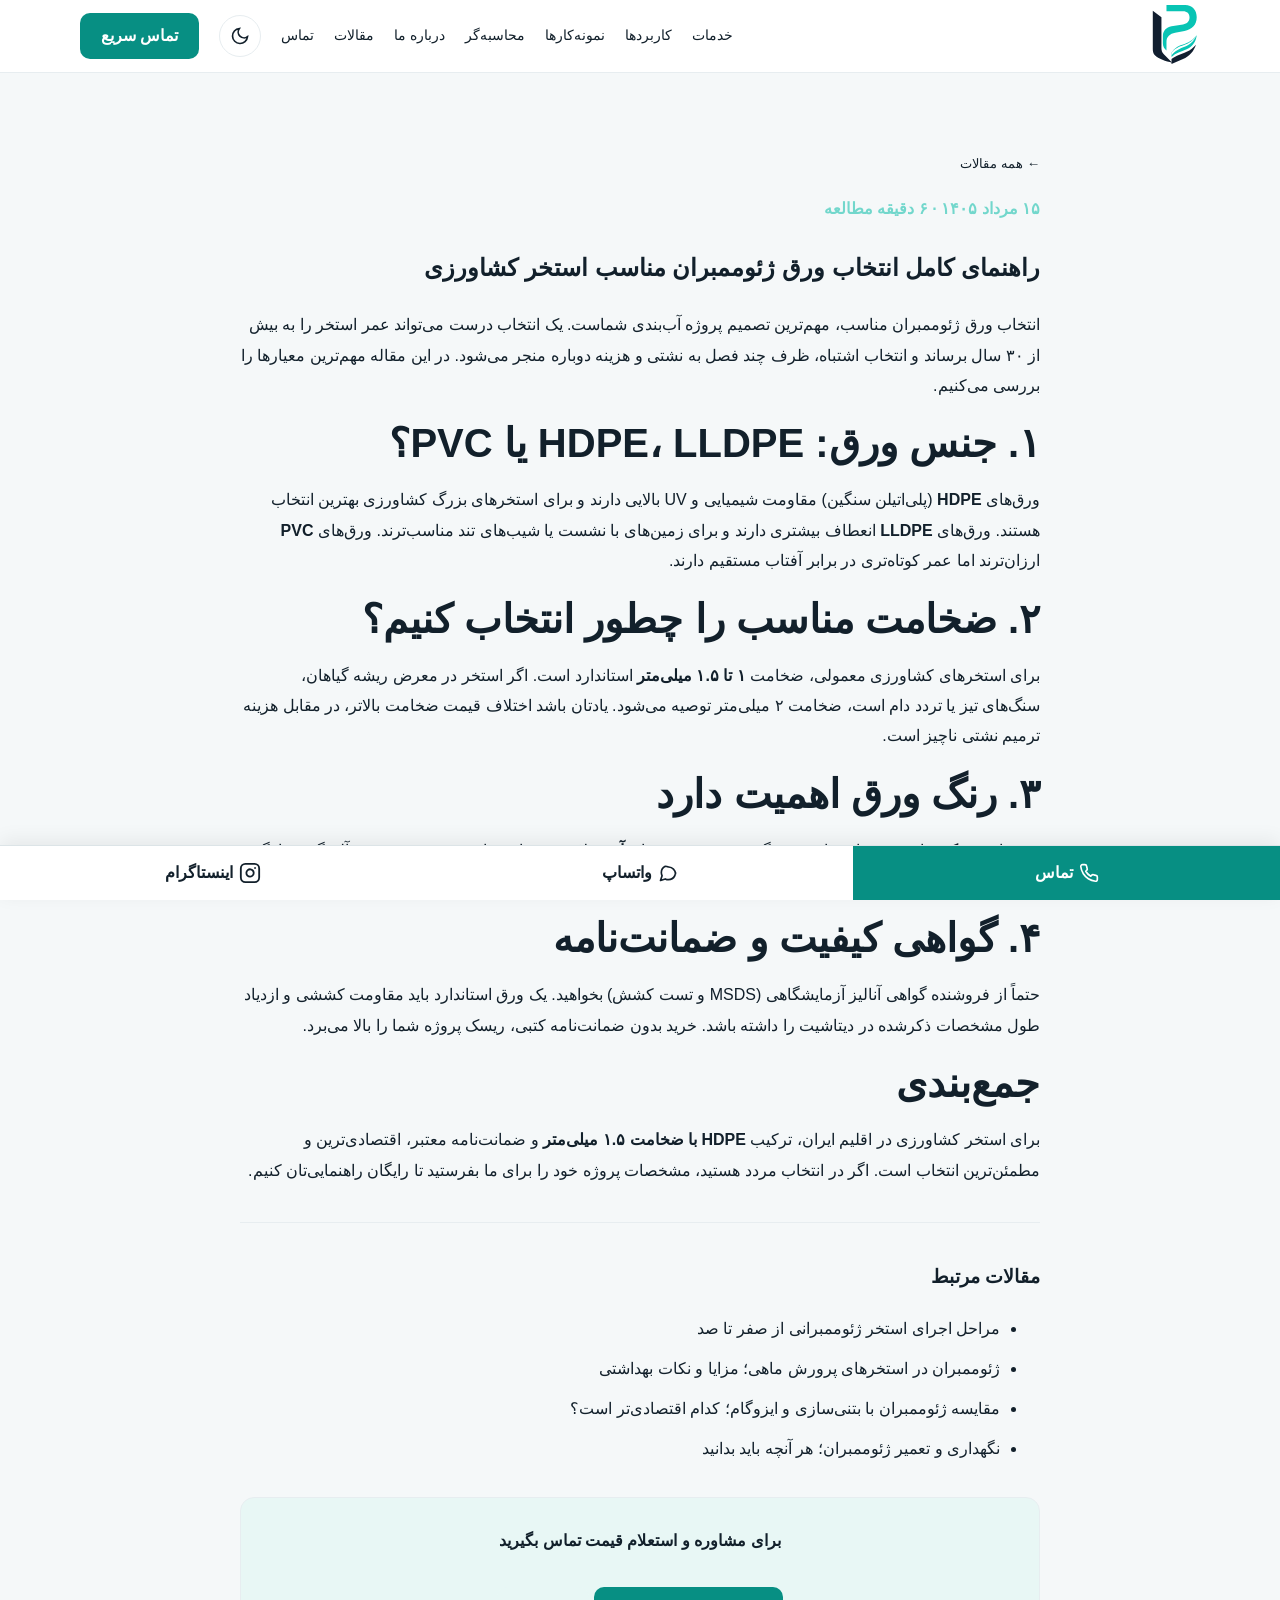
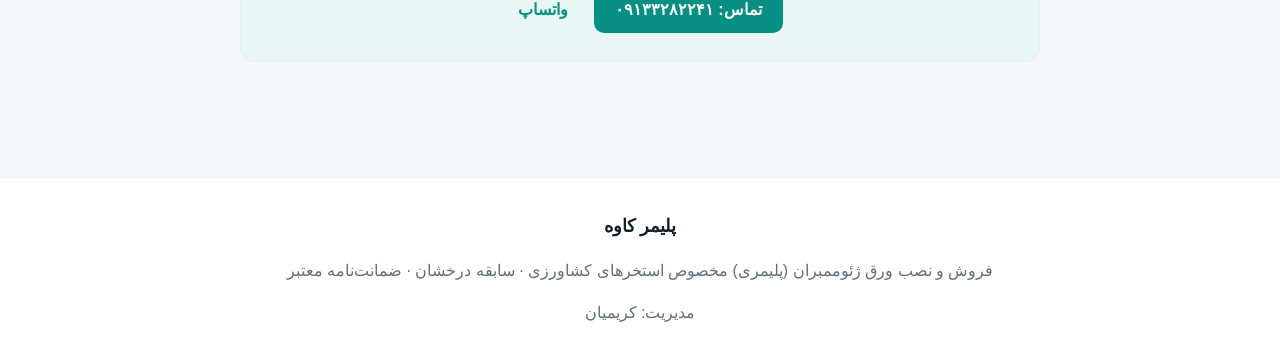
<file: blog-geomembrane-selection.html>
<!doctype html><html lang="fa" dir="rtl"><head><meta charset="utf-8"><meta name="viewport" content="width=device-width,initial-scale=1"><meta name="description" content="راهنمای کامل انتخاب ژئوممبران برای استخر کشاورزی: ضخامت (۱-۲ مم)، جنس (HDPE/LLDPE/PVC)، رنگ (مشکی/آبی)، گواهی کیفیت، ضمانت‌نامه. مشاوره رایگان پلیمر کاوه."><meta name="keywords" content="انتخاب ژئومبرین, ضخامت ژئومبرین, HDPE LLDPE PVC, خرید ژئومبرین استخر, راهنمای خرید, پلیمر کاوه"><title>راهنمای انتخاب ورق ژئوممبران استخر کشاورزی | پلیمر کاوه</title><link rel="canonical" href="https://polymer-kaveh.ir/blog-geomembrane-selection.html"><meta property="og:type" content="article"><meta property="og:locale" content="fa_IR"><meta property="og:site_name" content="پلیمر کاوه"><meta property="og:title" content="راهنمای کامل انتخاب ورق ژئوممبران مناسب استخر کشاورزی"><meta property="og:description" content="ضخامت، جنس، رنگ و نکات خرید ژئوممبران با راهنمای کامل. HDPE ۱.۵ میلی‌متر پیشنهاد می‌شود. مشاوره رایگان."><meta property="og:url" content="https://polymer-kaveh.ir/blog-geomembrane-selection.html"><meta property="og:image" content="https://polymer-kaveh.ir/images/img_388c916449aa.jpg"><meta name="twitter:card" content="summary_large_image"><meta name="twitter:title" content="راهنمای کامل انتخاب ورق ژئوممبران مناسب استخر کشاورزی"><meta name="twitter:description" content="ضخامت، جنس، رنگ و نکات خرید ژئوممبران با راهنمای کامل. HDPE ۱.۵ میلی‌متر پیشنهاد می‌شود."><meta name="twitter:image" content="https://polymer-kaveh.ir/images/img_388c916449aa.jpg"><link rel="stylesheet" href="./assets/style.css"><script type="application/ld+json">
{
  "@context": "https://schema.org",
  "@type": "BlogPosting",
  "headline": "راهنمای کامل انتخاب ورق ژئوممبران مناسب استخر کشاورزی",
  "description": "روش انتخاب صحیح ژئوممبران بر اساس نوع استخر، عمق، آب و هوا و بودجه",
  "url": "https://polymer-kaveh.ir/blog-geomembrane-selection.html",
  "image": "https://polymer-kaveh.ir/images/img_388c916449aa.jpg",
  "datePublished": "2025-06-15",
  "dateModified": "2026-08-23",
  "author": {
    "@type": "Organization",
    "name": "پلیمر کاوه",
    "url": "https://polymer-kaveh.ir"
  },
  "publisher": {
    "@type": "Organization",
    "name": "پلیمر کاوه",
    "logo": {
      "@type": "ImageObject",
      "url": "https://polymer-kaveh.ir/images/logo.svg"
    }
  },
  "mainEntityOfPage": {
    "@type": "WebPage",
    "@id": "https://polymer-kaveh.ir/blog-geomembrane-selection.html"
  }
}
</script>
<script type="application/ld+json">
{
  "@context": "https://schema.org",
  "@type": "FAQPage",
  "mainEntity": [
    {
      "@type": "Question",
      "name": "بهترین جنس ژئوممبران برای استخر کشاورزی چیست؟",
      "acceptedAnswer": {
        "@type": "Answer",
        "text": "HDPE (پلی‌اتیلن سنگین) بهترین گزینه برای استخرهای کشاورزی بزرگ است به دلیل مقاومت بالا در برابر UV، مواد شیمیایی و استرس خزشی."
      }
    },
    {
      "@type": "Question",
      "name": "ضخامت مناسب ژئوممبران استخر چقدر است؟",
      "acceptedAnswer": {
        "@type": "Answer",
        "text": "برای استخرهای کشاورزی معمولی ضخامت ۱ تا ۱.۵ میلی‌متر استاندارد است. در مناطقی با ریشه گیاهان، سنگ‌های تیز یا تردد دام، ۲ میلی‌متر توصیه می‌شود."
      }
    },
    {
      "@type": "Question",
      "name": "تفاوت ژئوممبران مشکی و آبی چیست؟",
      "acceptedAnswer": {
        "@type": "Answer",
        "text": "ورق مشکی رایج‌ترین و ارزان‌ترین گزینه است. ورق آبی برای آبزی‌پروری بهتر است چون آلودگی و پارگی‌ها سریع‌تر دیده می‌شوند و رفتار ماهی راحت‌تر پایش می‌شود."
      }
    },
    {
      "@type": "Question",
      "name": "آیا خرید ژئوممبران بدون ضمانت‌نامه ریسک دارد؟",
      "acceptedAnswer": {
        "@type": "Answer",
        "text": "بله، خرید بدون ضمانت‌نامه کتبی و گواهی آزمایشگاهی (MSDS، تست کشش) ریسک بالایی دارد چون کیفیت ورق تضمین نمی‌شود و در صورت نشتی، مرجع قانونی نخواهید داشت."
      }
    }
  ]
}
</script></head><body>
<div id="loading-overlay" aria-hidden="true"><div class="loading-spinner"><svg viewBox="0 0 50 50"><circle class="spinner-track" cx="25" cy="25" r="20" fill="none" stroke-width="4"/><circle class="spinner-fill" cx="25" cy="25" r="20" fill="none" stroke-width="4" stroke-linecap="round" stroke-dasharray="90,150"/></svg></div><span class="loading-text">پلیمر کاوه</span></div>
<header class="header"><div class="container nav"><a class="brand" href="./"><svg class="logo-svg" viewBox="0 0 400 500" aria-label="پلیمر کاوه" role="img"><!-- قسمت سرمه‌ای سمت چپ --><path class="logo-dark" d="M75 75 L135 120 L135 335 C135 350 140 365 150 375 L210 435 C165 425 115 410 88 382 C78 371 75 357 75 340 Z"/><!-- فرم اصلی سبز --><path class="logo-green" d="M170 35 L300 35 C350 35 380 70 380 120 C380 175 345 205 295 215 L230 228 C195 235 170 255 170 290 L170 350 C155 338 145 322 145 300 L145 250 C145 215 168 190 205 183 L285 170 C315 165 330 148 330 120 C330 94 313 78 285 78 L170 78 Z"/><!-- سبز پایینی --><path class="logo-green" d="M205 365 C225 335 245 320 280 310 C325 297 352 280 380 245 C374 292 350 325 310 342 C270 359 235 367 205 395 Z"/><!-- بخش سرمه‌ای پایینی --><path class="logo-dark" d="M205 410 C240 385 270 380 310 360 C337 347 357 330 375 310 C360 355 330 390 285 410 L205 445 Z"/><!-- جداکننده سفید/پس‌زمینه --><path class="logo-background" d="M205 365 C230 337 255 325 292 313 C330 301 354 280 378 248 C358 287 334 310 300 323 C263 338 230 350 205 385 Z"/></svg></a><nav class="navlinks"><a href="./#services">خدمات</a><a href="./#applications">کاربردها</a><a href="./projects.html">نمونه‌کارها</a><a href="./calculator.html">محاسبه‌گر</a><a href="./about.html">درباره ما</a><a href="./blog.html">مقالات</a><a href="./#contact">تماس</a></nav><button class="hamburger" aria-label="منو" aria-expanded="false" aria-controls="nav-menu"><span class="hamburger-line"></span><span class="hamburger-line"></span><span class="hamburger-line"></span></button><button class="theme-toggle" aria-label="تغییر تم" title="تغییر تم"><svg class="sun-icon" style="display:none" viewBox="0 0 24 24" fill="none" stroke="currentColor" stroke-width="2"><circle cx="12" cy="12" r="5"/><line x1="12" y1="1" x2="12" y2="3"/><line x1="12" y1="21" x2="12" y2="23"/><line x1="4.22" y1="4.22" x2="5.64" y2="5.64"/><line x1="18.36" y1="18.36" x2="19.78" y2="19.78"/><line x1="1" y1="12" x2="3" y2="12"/><line x1="21" y1="12" x2="23" y2="12"/><line x1="4.22" y1="19.78" x2="5.64" y2="18.36"/><line x1="18.36" y1="5.64" x2="19.78" y2="4.22"/></svg><svg class="moon-icon" viewBox="0 0 24 24" fill="none" stroke="currentColor" stroke-width="2"><path d="M21 12.79A9 9 0 1 1 11.21 3 7 7 0 0 0 21 12.79z"/></svg></button><a class="btn btn-primary" data-phone1-link href="tel:09133282241">تماس سریع</a></div></header><main><section class="section"><div class="container" style="max-width:800px;"><nav aria-label="breadcrumb" style="margin-bottom:16px;"><small><a href="./blog.html">← همه مقالات</a></small></nav><span class="eyebrow">۱۵ مرداد ۱۴۰۵ · ۶ دقیقه مطالعه</span><h1>راهنمای کامل انتخاب ورق ژئوممبران مناسب استخر کشاورزی</h1><div class="article-body">
<p>انتخاب ورق ژئوممبران مناسب، مهم‌ترین تصمیم پروژه آب‌بندی شماست. یک انتخاب درست می‌تواند عمر استخر را به بیش از ۳۰ سال برساند و انتخاب اشتباه، ظرف چند فصل به نشتی و هزینه دوباره منجر می‌شود. در این مقاله مهم‌ترین معیارها را بررسی می‌کنیم.</p>
<h2>۱. جنس ورق: HDPE، LLDPE یا PVC؟</h2>
<p>ورق‌های <strong>HDPE</strong> (پلی‌اتیلن سنگین) مقاومت شیمیایی و UV بالایی دارند و برای استخرهای بزرگ کشاورزی بهترین انتخاب هستند. ورق‌های <strong>LLDPE</strong> انعطاف بیشتری دارند و برای زمین‌های با نشست یا شیب‌های تند مناسب‌ترند. ورق‌های <strong>PVC</strong> ارزان‌ترند اما عمر کوتاه‌تری در برابر آفتاب مستقیم دارند.</p>
<h2>۲. ضخامت مناسب را چطور انتخاب کنیم؟</h2>
<p>برای استخرهای کشاورزی معمولی، ضخامت <strong>۱ تا ۱.۵ میلی‌متر</strong> استاندارد است. اگر استخر در معرض ریشه گیاهان، سنگ‌های تیز یا تردد دام است، ضخامت ۲ میلی‌متر توصیه می‌شود. یادتان باشد اختلاف قیمت ضخامت بالاتر، در مقابل هزینه ترمیم نشتی ناچیز است.</p>
<h2>۳. رنگ ورق اهمیت دارد</h2>
<p>ورق‌های <strong>مشکی</strong> رایج‌ترین و اقتصادی‌ترین گزینه هستند. ورق‌های <strong>آبی</strong> علاوه بر زیبایی، باعث دیده‌شدن سریع آلودگی و پارگی می‌شوند و برای آبزی‌پروری گزینه بهتری هستند چون رفتار ماهی را هم بهتر می‌توان پایش کرد.</p>
<h2>۴. گواهی کیفیت و ضمانت‌نامه</h2>
<p>حتماً از فروشنده گواهی آنالیز آزمایشگاهی (MSDS و تست کشش) بخواهید. یک ورق استاندارد باید مقاومت کششی و ازدیاد طول مشخصات ذکرشده در دیتاشیت را داشته باشد. خرید بدون ضمانت‌نامه کتبی، ریسک پروژه شما را بالا می‌برد.</p>
<h2>جمع‌بندی</h2>
<p>برای استخر کشاورزی در اقلیم ایران، ترکیب <strong>HDPE با ضخامت ۱.۵ میلی‌متر</strong> و ضمانت‌نامه معتبر، اقتصادی‌ترین و مطمئن‌ترین انتخاب است. اگر در انتخاب مردد هستید، مشخصات پروژه خود را برای ما بفرستید تا رایگان راهنمایی‌تان کنیم.</p>
</div><hr style="border:none;border-top:1px solid var(--border);margin:36px 0;"><h3>مقالات مرتبط</h3><ul style="line-height:2;"><li style="margin-bottom:8px;"><a href="./blog-pool-installation-steps.html">مراحل اجرای استخر ژئوممبرانی از صفر تا صد</a></li><li style="margin-bottom:8px;"><a href="./blog-fish-farm-lining.html">ژئوممبران در استخرهای پرورش ماهی؛ مزایا و نکات بهداشتی</a></li><li style="margin-bottom:8px;"><a href="./blog-geomembrane-vs-concrete.html">مقایسه ژئوممبران با بتنی‌سازی و ایزوگام؛ کدام اقتصادی‌تر است؟</a></li><li style="margin-bottom:8px;"><a href="./blog-maintenance-warranty.html">نگهداری و تعمیر ژئوممبران؛ هر آنچه باید بدانید</a></li></ul><div class="cta" style="margin-top:32px;text-align:center;padding:28px;border-radius:var(--radius);background:var(--primary-light);"><b>برای مشاوره و استعلام قیمت تماس بگیرید</b><br><br><a class="btn btn-primary" data-phone1-link href="tel:09133282241">تماس: ۰۹۱۳۳۲۸۲۲۴۱</a> <a class="btn btn-light" data-whatsapp href="https://wa.me/989133282241" target="_blank" rel="noopener">واتساپ</a></div></div></section></main>
<footer class="footer"><div class="container"><strong data-site-name>پلیمر کاوه</strong><p>فروش و نصب ورق ژئوممبران (پلیمری) مخصوص استخرهای کشاورزی · سابقه درخشان · ضمانت‌نامه معتبر</p><p>مدیریت: کریمیان</p></div></footer>
<div class="bottom-bar"><a data-phone1-link href="tel:09133282241"><svg width="20" height="20" viewBox="0 0 24 24" fill="none" stroke="currentColor" stroke-width="2" stroke-linecap="round" stroke-linejoin="round"><path d="M22 16.92v3a2 2 0 0 1-2.18 2 19.79 19.79 0 0 1-8.63-3.07 19.5 19.5 0 0 1-6-6 19.79 19.79 0 0 1-3.07-8.67A2 2 0 0 1 4.11 2h3a2 2 0 0 1 2 1.72 12.84 12.84 0 0 0 .7 2.81 2 2 0 0 1-.45 2.11L8.09 9.91a16 16 0 0 0 6 6l1.27-1.27a2 2 0 0 1 2.11-.45 12.84 12.84 0 0 0 2.81.7A2 2 0 0 1 22 16.92z"></path></svg><span>تماس</span></a><a data-whatsapp href="https://wa.me/989133282241" target="_blank" rel="noopener"><svg width="20" height="20" viewBox="0 0 24 24" fill="none" stroke="currentColor" stroke-width="2" stroke-linecap="round" stroke-linejoin="round"><path d="M21 11.5a8.38 8.38 0 0 1-.9 3.8 8.5 8.5 0 0 1-7.6 4.7 8.38 8.38 0 0 1-3.8-.9L3 21l1.9-5.7a8.38 8.38 0 0 1-.9-3.8 8.5 8.5 0 0 1 4.7-7.6 8.38 8.38 0 0 1 3.8.9h.5a8.48 8.48 0 0 1 8 8v.5z"></path></svg><span>واتساپ</span></a><a href="https://instagram.com/abbasnanopolimer" target="_blank" rel="noopener" aria-label="اینستاگرام پلیمر کاوه" class="instagram-link"><svg width="20" height="20" viewBox="0 0 24 24" fill="none" stroke="currentColor" stroke-width="2" stroke-linecap="round" stroke-linejoin="round"><rect width="20" height="20" x="2" y="2" rx="5" ry="5"></rect><path d="M16 11.37A4 4 0 1 1 12.63 8 4 4 0 0 1 16 11.37z"></path><line x1="17.5" y1="6.5" x2="17.51" y2="6.5"></line></svg><span>اینستاگرام</span></a></div>
<script src="./assets/app.js" defer></script></body></html>
</file>
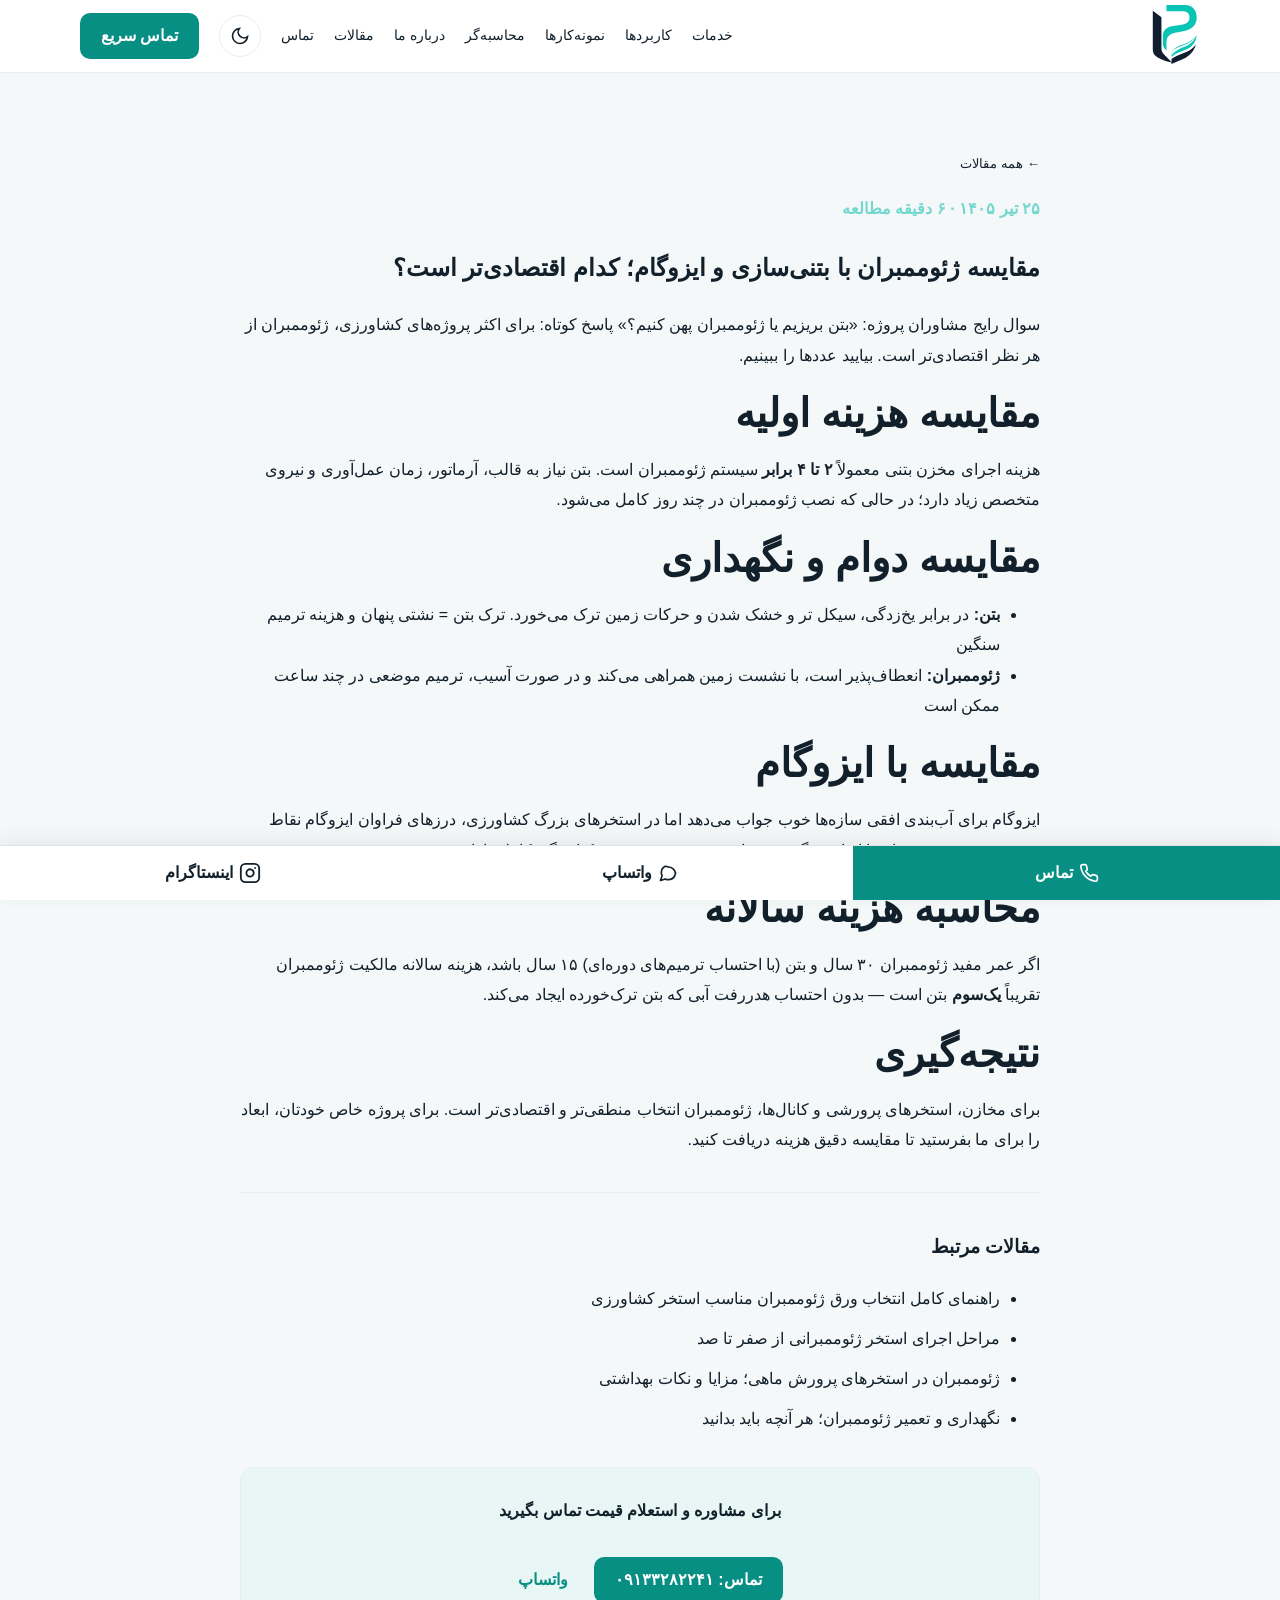
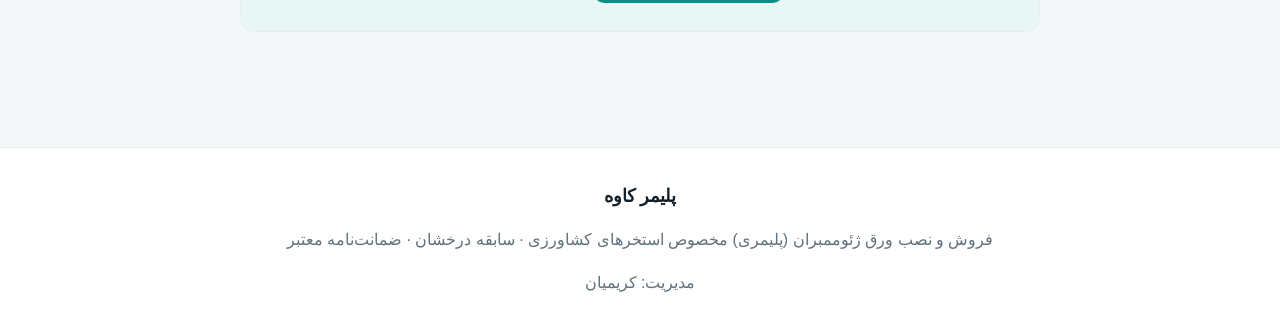
<file: blog-geomembrane-vs-concrete.html>
<!doctype html><html lang="fa" dir="rtl"><head><meta charset="utf-8"><meta name="viewport" content="width=device-width,initial-scale=1"><meta name="description" content="مقایسه هزینه، دوام و سرعت اجرای ورق ژئوممبران با روش‌های سنتی مانند بتن و ایزوگام برای آب‌بندی."><meta name="keywords" content="مقایسه ژئومبرین و بتنی‌سازی, ژئومبرین یا ایزوگام, هزینه ژئومبرین, عایق‌کاری استخر, پلیمر کاوه"><title>مقایسه ژئوممبران با بتنی‌سازی و ایزوگام</title><link rel="canonical" href="https://polymer-kaveh.ir/blog-geomembrane-vs-concrete.html"><meta property="og:type" content="article"><meta property="og:locale" content="fa_IR"><meta property="og:site_name" content="پلیمر کاوه"><meta property="og:title" content="مقایسه ژئوممبران با بتنی‌سازی و ایزوگام"><meta property="og:description" content="مقایسه هزینه، دوام و سرعت اجرای ورق ژئوممبران با روش‌های سنتی مانند بتن و ایزوگام برای آب‌بندی."><meta property="og:url" content="https://polymer-kaveh.ir/blog-geomembrane-vs-concrete.html"><meta property="og:image" content="https://polymer-kaveh.ir/images/img_388c916449aa.jpg"><meta name="twitter:card" content="summary_large_image"><meta name="twitter:title" content="مقایسه ژئوممبران با بتنی‌سازی و ایزوگام"><meta name="twitter:description" content="مقایسه هزینه، دوام و سرعت اجرای ورق ژئوممبران با روش‌های سنتی مانند بتن و ایزوگام برای آب‌بندی."><meta name="twitter:image" content="https://polymer-kaveh.ir/images/img_388c916449aa.jpg"><link rel="stylesheet" href="./assets/style.css"><script type="application/ld+json">
{
  "@context": "https://schema.org",
  "@type": "BlogPosting",
  "headline": "مقایسه ژئوممبران با بتنی‌سازی و ایزوگام؛ کدام اقتصادی‌تر است؟",
  "description": "مقایسه هزینه، دوام و سرعت اجرای ورق ژئومبرین با روش‌های سنتی مانند بتن و ایزوگام برای آب‌بندی",
  "url": "https://polymer-kaveh.ir/blog-geomembrane-vs-concrete.html",
  "image": "https://polymer-kaveh.ir/images/img_388c916449aa.jpg",
  "datePublished": "2025-08-10",
  "dateModified": "2026-08-24",
  "author": {
    "@type": "Organization",
    "name": "پلیمر کاوه",
    "url": "https://polymer-kaveh.ir"
  },
  "publisher": {
    "@type": "Organization",
    "name": "پلیمر کاوه",
    "logo": {
      "@type": "ImageObject",
      "url": "https://polymer-kaveh.ir/images/logo.svg"
    }
  },
  "mainEntityOfPage": {
    "@type": "WebPage",
    "@id": "https://polymer-kaveh.ir/blog-geomembrane-vs-concrete.html"
  }
}
</script>
<script type="application/ld+json">
{
  "@context": "https://schema.org",
  "@type": "FAQPage",
  "mainEntity": [
    {
      "@type": "Question",
      "name": "ژئومبرین یا بتن برای استخر کشاورزی کدام ارزان‌تر است؟",
      "acceptedAnswer": {
        "@type": "Answer",
        "text": "ژئومبرین HDPE معمولاً ۲ تا ۴ برابر ارزان‌تر از اجرای مخزن بتنی است، هم در هزینه اولیه و هم در هزینه سالانه مالکیت (با احتساب عمر ۳۰ ساله در برابر ۱۵ ساله بتن)."
      }
    },
    {
      "@type": "Question",
      "name": "دوام ژئومبرین در برابر بتنی‌سازی چطور است؟",
      "acceptedAnswer": {
        "@type": "Answer",
        "text": "بتن در برابر یخ‌زدگی، سیکل تر/خشک و حرکات زمین ترک می‌خورد. ژئومبرین انعطاف‌پذیر است، با نشست زمین همراهی می‌کند و عمر مفید ۳۰ ساله دارد."
      }
    },
    {
      "@type": "Question",
      "name": "تفاوت ژئومبرین و ایزوگام چیست؟",
      "acceptedAnswer": {
        "@type": "Answer",
        "text": "ایزوگام برای آب‌بندی افقی سازه‌ها مناسب است اما در استخرهای بزرگ کشاورزی، درزهای فراوان ایزوگام نقاط ضعف هستند. ژئومبرین با ابعاد بزرگ و جوشکاری پیوسته یکپارچگی کامل می‌دهد."
      }
    },
    {
      "@type": "Question",
      "name": "ترمیم ژئومبرین آسان‌تر است یا بتن؟",
      "acceptedAnswer": {
        "@type": "Answer",
        "text": "ترمیم ژئومبرین موضعی در چند ساعت و با جوشکاری روی لبه‌های آسیب‌دیده امکان‌پذیر است. ترمیم بتن وقت‌گیر، پرهزینه و اغلب ناممکن در شرایط آبدهی است."
      }
    }
  ]
}
</script></head><body>
<div id="loading-overlay" aria-hidden="true"><div class="loading-spinner"><svg viewBox="0 0 50 50"><circle class="spinner-track" cx="25" cy="25" r="20" fill="none" stroke-width="4"/><circle class="spinner-fill" cx="25" cy="25" r="20" fill="none" stroke-width="4" stroke-linecap="round" stroke-dasharray="90,150"/></svg></div><span class="loading-text">پلیمر کاوه</span></div>
<header class="header"><div class="container nav"><a class="brand" href="./"><svg class="logo-svg" viewBox="0 0 400 500" aria-label="پلیمر کاوه" role="img"><!-- قسمت سرمه‌ای سمت چپ --><path class="logo-dark" d="M75 75 L135 120 L135 335 C135 350 140 365 150 375 L210 435 C165 425 115 410 88 382 C78 371 75 357 75 340 Z"/><!-- فرم اصلی سبز --><path class="logo-green" d="M170 35 L300 35 C350 35 380 70 380 120 C380 175 345 205 295 215 L230 228 C195 235 170 255 170 290 L170 350 C155 338 145 322 145 300 L145 250 C145 215 168 190 205 183 L285 170 C315 165 330 148 330 120 C330 94 313 78 285 78 L170 78 Z"/><!-- سبز پایینی --><path class="logo-green" d="M205 365 C225 335 245 320 280 310 C325 297 352 280 380 245 C374 292 350 325 310 342 C270 359 235 367 205 395 Z"/><!-- بخش سرمه‌ای پایینی --><path class="logo-dark" d="M205 410 C240 385 270 380 310 360 C337 347 357 330 375 310 C360 355 330 390 285 410 L205 445 Z"/><!-- جداکننده سفید/پس‌زمینه --><path class="logo-background" d="M205 365 C230 337 255 325 292 313 C330 301 354 280 378 248 C358 287 334 310 300 323 C263 338 230 350 205 385 Z"/></svg></a><nav class="navlinks"><a href="./#services">خدمات</a><a href="./#applications">کاربردها</a><a href="./projects.html">نمونه‌کارها</a><a href="./calculator.html">محاسبه‌گر</a><a href="./about.html">درباره ما</a><a href="./blog.html">مقالات</a><a href="./#contact">تماس</a></nav><button class="hamburger" aria-label="منو" aria-expanded="false" aria-controls="nav-menu"><span class="hamburger-line"></span><span class="hamburger-line"></span><span class="hamburger-line"></span></button><button class="theme-toggle" aria-label="تغییر تم" title="تغییر تم"><svg class="sun-icon" style="display:none" viewBox="0 0 24 24" fill="none" stroke="currentColor" stroke-width="2"><circle cx="12" cy="12" r="5"/><line x1="12" y1="1" x2="12" y2="3"/><line x1="12" y1="21" x2="12" y2="23"/><line x1="4.22" y1="4.22" x2="5.64" y2="5.64"/><line x1="18.36" y1="18.36" x2="19.78" y2="19.78"/><line x1="1" y1="12" x2="3" y2="12"/><line x1="21" y1="12" x2="23" y2="12"/><line x1="4.22" y1="19.78" x2="5.64" y2="18.36"/><line x1="18.36" y1="5.64" x2="19.78" y2="4.22"/></svg><svg class="moon-icon" viewBox="0 0 24 24" fill="none" stroke="currentColor" stroke-width="2"><path d="M21 12.79A9 9 0 1 1 11.21 3 7 7 0 0 0 21 12.79z"/></svg></button><a class="btn btn-primary" data-phone1-link href="tel:09133282241">تماس سریع</a></div></header><main><section class="section"><div class="container" style="max-width:800px;"><nav aria-label="breadcrumb" style="margin-bottom:16px;"><small><a href="./blog.html">← همه مقالات</a></small></nav><span class="eyebrow">۲۵ تیر ۱۴۰۵ · ۶ دقیقه مطالعه</span><h1>مقایسه ژئوممبران با بتنی‌سازی و ایزوگام؛ کدام اقتصادی‌تر است؟</h1><div class="article-body">
<p>سوال رایج مشاوران پروژه: «بتن بریزیم یا ژئوممبران پهن کنیم؟» پاسخ کوتاه: برای اکثر پروژه‌های کشاورزی، ژئوممبران از هر نظر اقتصادی‌تر است. بیایید عددها را ببینیم.</p>
<h2>مقایسه هزینه اولیه</h2>
<p>هزینه اجرای مخزن بتنی معمولاً <strong>۲ تا ۴ برابر</strong> سیستم ژئوممبران است. بتن نیاز به قالب، آرماتور، زمان عمل‌آوری و نیروی متخصص زیاد دارد؛ در حالی که نصب ژئوممبران در چند روز کامل می‌شود.</p>
<h2>مقایسه دوام و نگهداری</h2>
<ul>
<li><strong>بتن:</strong> در برابر یخ‌زدگی، سیکل تر و خشک شدن و حرکات زمین ترک می‌خورد. ترک بتن = نشتی پنهان و هزینه ترمیم سنگین</li>
<li><strong>ژئوممبران:</strong> انعطاف‌پذیر است، با نشست زمین همراهی می‌کند و در صورت آسیب، ترمیم موضعی در چند ساعت ممکن است</li>
</ul>
<h2>مقایسه با ایزوگام</h2>
<p>ایزوگام برای آب‌بندی افقی سازه‌ها خوب جواب می‌دهد اما در استخرهای بزرگ کشاورزی، درزهای فراوان ایزوگام نقاط ضعف هستند. ژئوممبران با ابعاد بزرگ و درزهای جوش‌شده پیوسته، یکپارچگی کاملی ارائه می‌دهد.</p>
<h2>محاسبه هزینه سالانه</h2>
<p>اگر عمر مفید ژئوممبران ۳۰ سال و بتن (با احتساب ترمیم‌های دوره‌ای) ۱۵ سال باشد، هزینه سالانه مالکیت ژئوممبران تقریباً <strong>یک‌سوم</strong> بتن است — بدون احتساب هدررفت آبی که بتن ترک‌خورده ایجاد می‌کند.</p>
<h2>نتیجه‌گیری</h2>
<p>برای مخازن، استخرهای پرورشی و کانال‌ها، ژئوممبران انتخاب منطقی‌تر و اقتصادی‌تر است. برای پروژه خاص خودتان، ابعاد را برای ما بفرستید تا مقایسه دقیق هزینه دریافت کنید.</p>
</div><hr style="border:none;border-top:1px solid var(--border);margin:36px 0;"><h3>مقالات مرتبط</h3><ul style="line-height:2;"><li style="margin-bottom:8px;"><a href="./blog-geomembrane-selection.html">راهنمای کامل انتخاب ورق ژئوممبران مناسب استخر کشاورزی</a></li><li style="margin-bottom:8px;"><a href="./blog-pool-installation-steps.html">مراحل اجرای استخر ژئوممبرانی از صفر تا صد</a></li><li style="margin-bottom:8px;"><a href="./blog-fish-farm-lining.html">ژئوممبران در استخرهای پرورش ماهی؛ مزایا و نکات بهداشتی</a></li><li style="margin-bottom:8px;"><a href="./blog-maintenance-warranty.html">نگهداری و تعمیر ژئوممبران؛ هر آنچه باید بدانید</a></li></ul><div class="cta" style="margin-top:32px;text-align:center;padding:28px;border-radius:var(--radius);background:var(--primary-light);"><b>برای مشاوره و استعلام قیمت تماس بگیرید</b><br><br><a class="btn btn-primary" data-phone1-link href="tel:09133282241">تماس: ۰۹۱۳۳۲۸۲۲۴۱</a> <a class="btn btn-light" data-whatsapp href="https://wa.me/989133282241" target="_blank" rel="noopener">واتساپ</a></div></div></section></main>
<footer class="footer"><div class="container"><strong data-site-name>پلیمر کاوه</strong><p>فروش و نصب ورق ژئوممبران (پلیمری) مخصوص استخرهای کشاورزی · سابقه درخشان · ضمانت‌نامه معتبر</p><p>مدیریت: کریمیان</p></div></footer>
<div class="bottom-bar"><a data-phone1-link href="tel:09133282241"><svg width="20" height="20" viewBox="0 0 24 24" fill="none" stroke="currentColor" stroke-width="2" stroke-linecap="round" stroke-linejoin="round"><path d="M22 16.92v3a2 2 0 0 1-2.18 2 19.79 19.79 0 0 1-8.63-3.07 19.5 19.5 0 0 1-6-6 19.79 19.79 0 0 1-3.07-8.67A2 2 0 0 1 4.11 2h3a2 2 0 0 1 2 1.72 12.84 12.84 0 0 0 .7 2.81 2 2 0 0 1-.45 2.11L8.09 9.91a16 16 0 0 0 6 6l1.27-1.27a2 2 0 0 1 2.11-.45 12.84 12.84 0 0 0 2.81.7A2 2 0 0 1 22 16.92z"></path></svg><span>تماس</span></a><a data-whatsapp href="https://wa.me/989133282241" target="_blank" rel="noopener"><svg width="20" height="20" viewBox="0 0 24 24" fill="none" stroke="currentColor" stroke-width="2" stroke-linecap="round" stroke-linejoin="round"><path d="M21 11.5a8.38 8.38 0 0 1-.9 3.8 8.5 8.5 0 0 1-7.6 4.7 8.38 8.38 0 0 1-3.8-.9L3 21l1.9-5.7a8.38 8.38 0 0 1-.9-3.8 8.5 8.5 0 0 1 4.7-7.6 8.38 8.38 0 0 1 3.8.9h.5a8.48 8.48 0 0 1 8 8v.5z"></path></svg><span>واتساپ</span></a><a href="https://instagram.com/abbasnanopolimer" target="_blank" rel="noopener" aria-label="اینستاگرام پلیمر کاوه" class="instagram-link"><svg width="20" height="20" viewBox="0 0 24 24" fill="none" stroke="currentColor" stroke-width="2" stroke-linecap="round" stroke-linejoin="round"><rect width="20" height="20" x="2" y="2" rx="5" ry="5"></rect><path d="M16 11.37A4 4 0 1 1 12.63 8 4 4 0 0 1 16 11.37z"></path><line x1="17.5" y1="6.5" x2="17.51" y2="6.5"></line></svg><span>اینستاگرام</span></a></div>
<script src="./assets/app.js" defer></script></body></html>
</file>
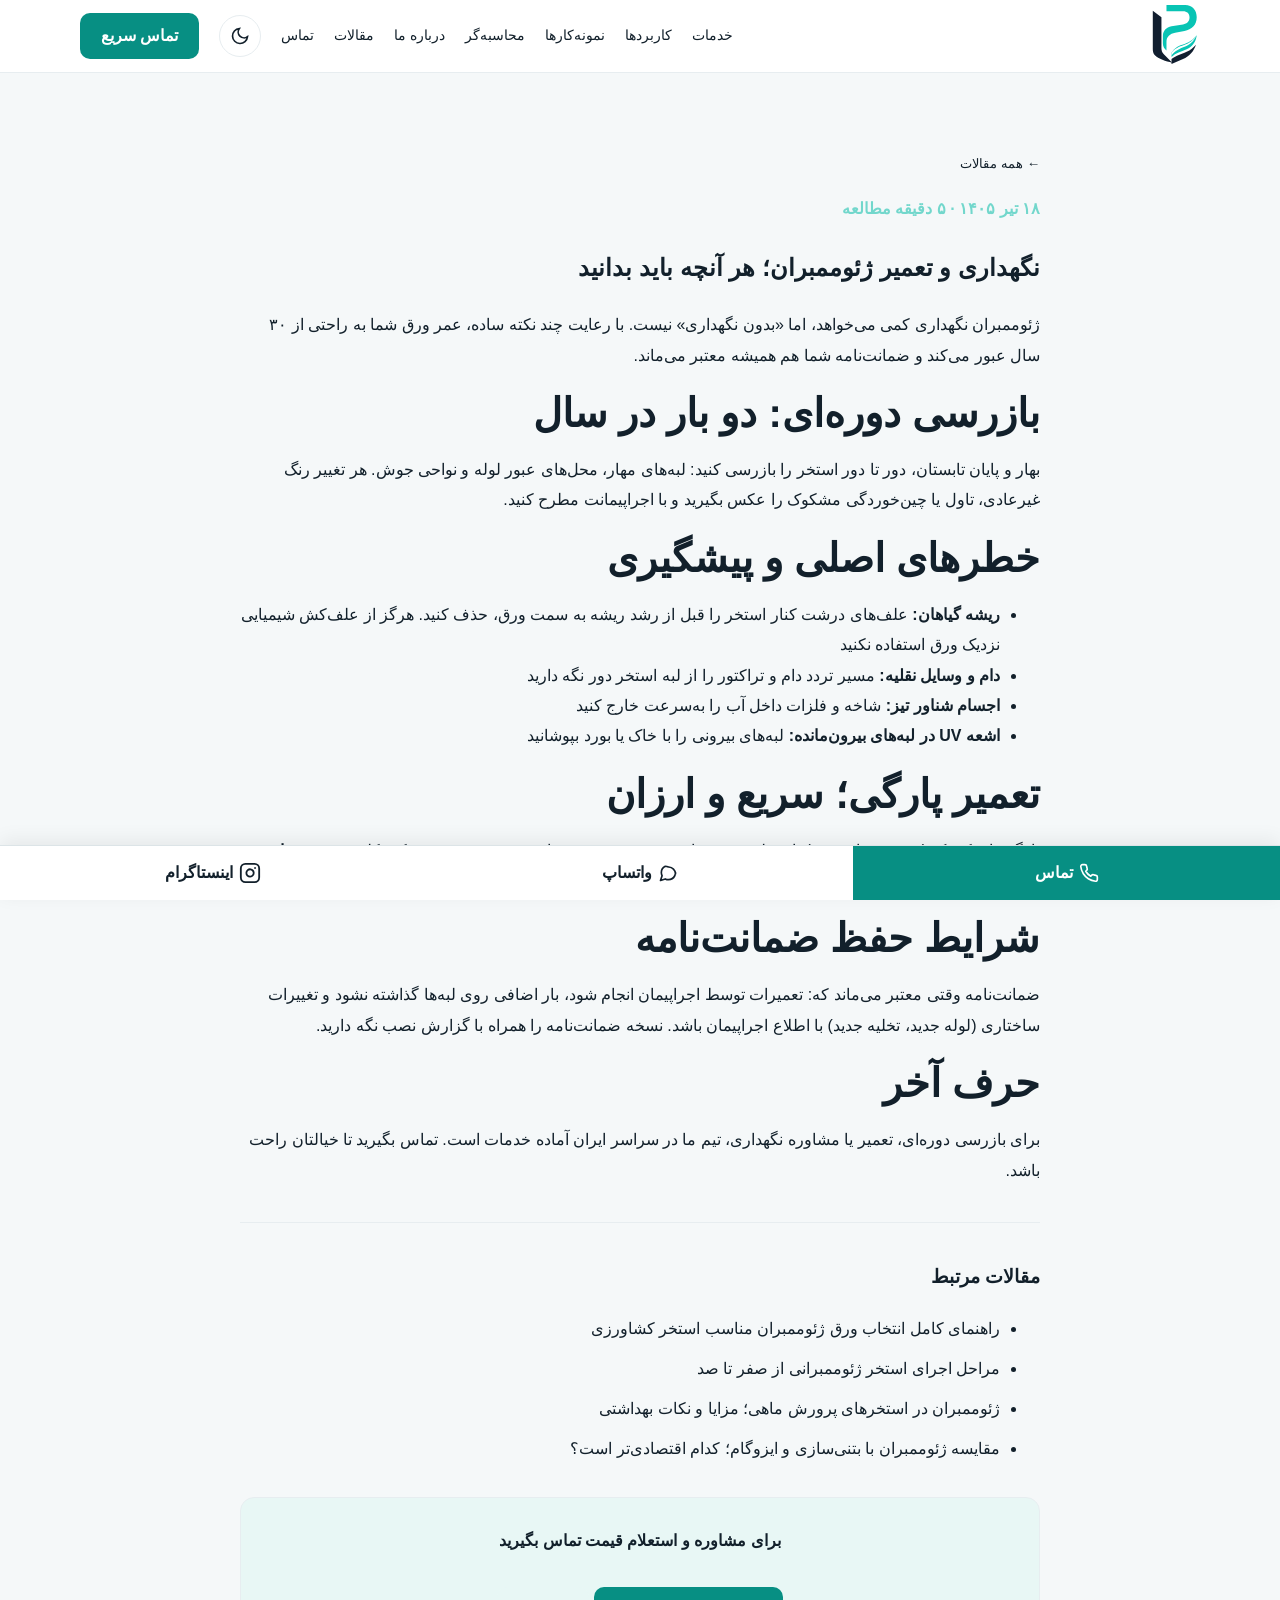
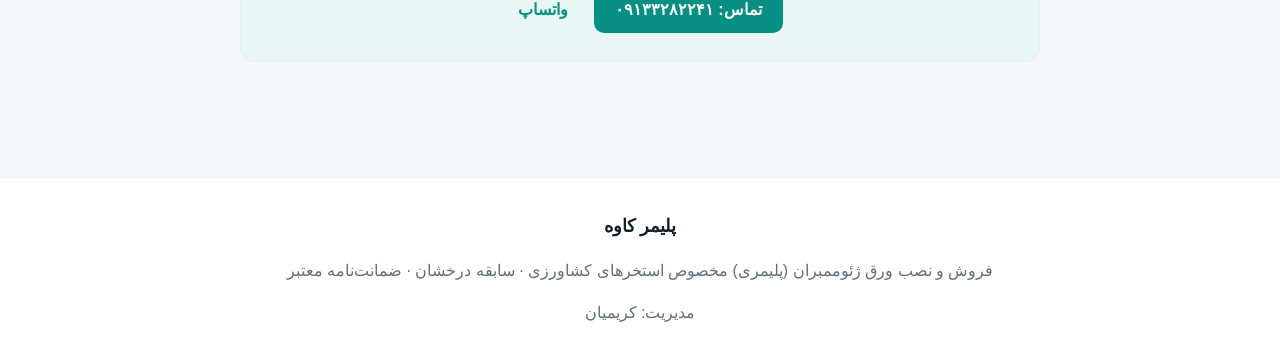
<file: blog-maintenance-warranty.html>
<!doctype html><html lang="fa" dir="rtl"><head><meta charset="utf-8"><meta name="viewport" content="width=device-width,initial-scale=1"><meta name="description" content="بازرسی دوره‌ای، تعمیر پارگی، شرایط ضمانت‌نامه و اشتباهاتی که عمر ورق ژئوممبران را کوتاه می‌کنند."><meta name="keywords" content="نگهداری ژئومبرین, تعمیر ژئومبرین, ضمانت‌نامه ژئومبرین, عمر ژئومبرین, پلیمر کاوه"><title>نگهداری و تعمیر ژئوممبران؛ هر آنچه باید بدانید</title><link rel="canonical" href="https://polymer-kaveh.ir/blog-maintenance-warranty.html"><meta property="og:type" content="article"><meta property="og:locale" content="fa_IR"><meta property="og:site_name" content="پلیمر کاوه"><meta property="og:title" content="نگهداری و تعمیر ژئوممبران؛ هر آنچه باید بدانید"><meta property="og:description" content="بازرسی دوره‌ای، تعمیر پارگی، شرایط ضمانت‌نامه و اشتباهاتی که عمر ورق ژئوممبران را کوتاه می‌کنند."><meta property="og:url" content="https://polymer-kaveh.ir/blog-maintenance-warranty.html"><meta property="og:image" content="https://polymer-kaveh.ir/images/img_388c916449aa.jpg"><meta name="twitter:card" content="summary_large_image"><meta name="twitter:title" content="نگهداری و تعمیر ژئوممبران؛ هر آنچه باید بدانید"><meta name="twitter:description" content="بازرسی دوره‌ای، تعمیر پارگی، شرایط ضمانت‌نامه و اشتباهاتی که عمر ورق ژئوممبران را کوتاه می‌کنند."><meta name="twitter:image" content="https://polymer-kaveh.ir/images/img_388c916449aa.jpg"><link rel="stylesheet" href="./assets/style.css"><script type="application/ld+json">
{
  "@context": "https://schema.org",
  "@type": "BlogPosting",
  "headline": "نگهداری و تعمیر ژئوممبران؛ هر آنچه باید بدانید",
  "description": "بازرسی دوره‌ای، تعمیر پارگی، شرایط ضمانت‌نامه و اشتباهاتی که عمر ورق ژئوممبران را کوتاه می‌کنند.",
  "url": "https://polymer-kaveh.ir/blog-maintenance-warranty.html",
  "image": "https://polymer-kaveh.ir/images/img_388c916449aa.jpg",
  "datePublished": "2025-08-20",
  "dateModified": "2026-08-24",
  "author": {"@type": "Organization", "name": "پلیمر کاوه"},
  "publisher": {"@type": "Organization", "name": "پلیمر کاوه"}
}
</script></head><body>
<div id="loading-overlay" aria-hidden="true"><div class="loading-spinner"><svg viewBox="0 0 50 50"><circle class="spinner-track" cx="25" cy="25" r="20" fill="none" stroke-width="4"/><circle class="spinner-fill" cx="25" cy="25" r="20" fill="none" stroke-width="4" stroke-linecap="round" stroke-dasharray="90,150"/></svg></div><span class="loading-text">پلیمر کاوه</span></div>
<header class="header"><div class="container nav"><a class="brand" href="./"><svg class="logo-svg" viewBox="0 0 400 500" aria-label="پلیمر کاوه" role="img"><!-- قسمت سرمه‌ای سمت چپ --><path class="logo-dark" d="M75 75 L135 120 L135 335 C135 350 140 365 150 375 L210 435 C165 425 115 410 88 382 C78 371 75 357 75 340 Z"/><!-- فرم اصلی سبز --><path class="logo-green" d="M170 35 L300 35 C350 35 380 70 380 120 C380 175 345 205 295 215 L230 228 C195 235 170 255 170 290 L170 350 C155 338 145 322 145 300 L145 250 C145 215 168 190 205 183 L285 170 C315 165 330 148 330 120 C330 94 313 78 285 78 L170 78 Z"/><!-- سبز پایینی --><path class="logo-green" d="M205 365 C225 335 245 320 280 310 C325 297 352 280 380 245 C374 292 350 325 310 342 C270 359 235 367 205 395 Z"/><!-- بخش سرمه‌ای پایینی --><path class="logo-dark" d="M205 410 C240 385 270 380 310 360 C337 347 357 330 375 310 C360 355 330 390 285 410 L205 445 Z"/><!-- جداکننده سفید/پس‌زمینه --><path class="logo-background" d="M205 365 C230 337 255 325 292 313 C330 301 354 280 378 248 C358 287 334 310 300 323 C263 338 230 350 205 385 Z"/></svg></a><nav class="navlinks"><a href="./#services">خدمات</a><a href="./#applications">کاربردها</a><a href="./projects.html">نمونه‌کارها</a><a href="./calculator.html">محاسبه‌گر</a><a href="./about.html">درباره ما</a><a href="./blog.html">مقالات</a><a href="./#contact">تماس</a></nav><button class="hamburger" aria-label="منو" aria-expanded="false" aria-controls="nav-menu"><span class="hamburger-line"></span><span class="hamburger-line"></span><span class="hamburger-line"></span></button><button class="theme-toggle" aria-label="تغییر تم" title="تغییر تم"><svg class="sun-icon" style="display:none" viewBox="0 0 24 24" fill="none" stroke="currentColor" stroke-width="2"><circle cx="12" cy="12" r="5"/><line x1="12" y1="1" x2="12" y2="3"/><line x1="12" y1="21" x2="12" y2="23"/><line x1="4.22" y1="4.22" x2="5.64" y2="5.64"/><line x1="18.36" y1="18.36" x2="19.78" y2="19.78"/><line x1="1" y1="12" x2="3" y2="12"/><line x1="21" y1="12" x2="23" y2="12"/><line x1="4.22" y1="19.78" x2="5.64" y2="18.36"/><line x1="18.36" y1="5.64" x2="19.78" y2="4.22"/></svg><svg class="moon-icon" viewBox="0 0 24 24" fill="none" stroke="currentColor" stroke-width="2"><path d="M21 12.79A9 9 0 1 1 11.21 3 7 7 0 0 0 21 12.79z"/></svg></button><a class="btn btn-primary" data-phone1-link href="tel:09133282241">تماس سریع</a></div></header><main><section class="section"><div class="container" style="max-width:800px;"><nav aria-label="breadcrumb" style="margin-bottom:16px;"><small><a href="./blog.html">← همه مقالات</a></small></nav><span class="eyebrow">۱۸ تیر ۱۴۰۵ · ۵ دقیقه مطالعه</span><h1>نگهداری و تعمیر ژئوممبران؛ هر آنچه باید بدانید</h1><div class="article-body">
<p>ژئوممبران نگهداری‌ کمی می‌خواهد، اما «بدون نگهداری» نیست. با رعایت چند نکته ساده، عمر ورق شما به راحتی از ۳۰ سال عبور می‌کند و ضمانت‌نامه شما هم همیشه معتبر می‌ماند.</p>
<h2>بازرسی دوره‌ای: دو بار در سال</h2>
<p>بهار و پایان تابستان، دور تا دور استخر را بازرسی کنید: لبه‌های مهار، محل‌های عبور لوله و نواحی جوش. هر تغییر رنگ غیرعادی، تاول یا چین‌خوردگی مشکوک را عکس بگیرید و با اجراپیمانت مطرح کنید.</p>
<h2>خطرهای اصلی و پیشگیری</h2>
<ul>
<li><strong>ریشه گیاهان:</strong> علف‌های درشت کنار استخر را قبل از رشد ریشه به سمت ورق، حذف کنید. هرگز از علف‌کش شیمیایی نزدیک ورق استفاده نکنید</li>
<li><strong>دام و وسایل نقلیه:</strong> مسیر تردد دام و تراکتور را از لبه استخر دور نگه دارید</li>
<li><strong>اجسام شناور تیز:</strong> شاخه و فلزات داخل آب را به‌سرعت خارج کنید</li>
<li><strong>اشعه UV در لبه‌های بیرون‌مانده:</strong> لبه‌های بیرونی را با خاک یا بورد بپوشانید</li>
</ul>
<h2>تعمیر پارگی؛ سریع و ارزان</h2>
<p>پارگی‌های کوچک (زیر ۱۰ سانتی‌متر) با وصله ژئوممبرانی و جوش دستی به‌راحتی تعمیر می‌شوند. نکته کلیدی <strong>سرعت است</strong>: یک پارگی کوچک امروز، اگر فردا آب زیر ورق برود، به یک پروژه بزرگ تبدیل می‌شود.</p>
<h2>شرایط حفظ ضمانت‌نامه</h2>
<p>ضمانت‌نامه وقتی معتبر می‌ماند که: تعمیرات توسط اجراپیمان انجام شود، بار اضافی روی لبه‌ها گذاشته نشود و تغییرات ساختاری (لوله جدید، تخلیه جدید) با اطلاع اجراپیمان باشد. نسخه ضمانت‌نامه را همراه با گزارش نصب نگه دارید.</p>
<h2>حرف آخر</h2>
<p>برای بازرسی دوره‌ای، تعمیر یا مشاوره نگهداری، تیم ما در سراسر ایران آماده خدمات است. تماس بگیرید تا خیالتان راحت باشد.</p>
</div><hr style="border:none;border-top:1px solid var(--border);margin:36px 0;"><h3>مقالات مرتبط</h3><ul style="line-height:2;"><li style="margin-bottom:8px;"><a href="./blog-geomembrane-selection.html">راهنمای کامل انتخاب ورق ژئوممبران مناسب استخر کشاورزی</a></li><li style="margin-bottom:8px;"><a href="./blog-pool-installation-steps.html">مراحل اجرای استخر ژئوممبرانی از صفر تا صد</a></li><li style="margin-bottom:8px;"><a href="./blog-fish-farm-lining.html">ژئوممبران در استخرهای پرورش ماهی؛ مزایا و نکات بهداشتی</a></li><li style="margin-bottom:8px;"><a href="./blog-geomembrane-vs-concrete.html">مقایسه ژئوممبران با بتنی‌سازی و ایزوگام؛ کدام اقتصادی‌تر است؟</a></li></ul><div class="cta" style="margin-top:32px;text-align:center;padding:28px;border-radius:var(--radius);background:var(--primary-light);"><b>برای مشاوره و استعلام قیمت تماس بگیرید</b><br><br><a class="btn btn-primary" data-phone1-link href="tel:09133282241">تماس: ۰۹۱۳۳۲۸۲۲۴۱</a> <a class="btn btn-light" data-whatsapp href="https://wa.me/989133282241" target="_blank" rel="noopener">واتساپ</a></div></div></section></main>
<footer class="footer"><div class="container"><strong data-site-name>پلیمر کاوه</strong><p>فروش و نصب ورق ژئوممبران (پلیمری) مخصوص استخرهای کشاورزی · سابقه درخشان · ضمانت‌نامه معتبر</p><p>مدیریت: کریمیان</p></div></footer>
<div class="bottom-bar"><a data-phone1-link href="tel:09133282241"><svg width="20" height="20" viewBox="0 0 24 24" fill="none" stroke="currentColor" stroke-width="2" stroke-linecap="round" stroke-linejoin="round"><path d="M22 16.92v3a2 2 0 0 1-2.18 2 19.79 19.79 0 0 1-8.63-3.07 19.5 19.5 0 0 1-6-6 19.79 19.79 0 0 1-3.07-8.67A2 2 0 0 1 4.11 2h3a2 2 0 0 1 2 1.72 12.84 12.84 0 0 0 .7 2.81 2 2 0 0 1-.45 2.11L8.09 9.91a16 16 0 0 0 6 6l1.27-1.27a2 2 0 0 1 2.11-.45 12.84 12.84 0 0 0 2.81.7A2 2 0 0 1 22 16.92z"></path></svg><span>تماس</span></a><a data-whatsapp href="https://wa.me/989133282241" target="_blank" rel="noopener"><svg width="20" height="20" viewBox="0 0 24 24" fill="none" stroke="currentColor" stroke-width="2" stroke-linecap="round" stroke-linejoin="round"><path d="M21 11.5a8.38 8.38 0 0 1-.9 3.8 8.5 8.5 0 0 1-7.6 4.7 8.38 8.38 0 0 1-3.8-.9L3 21l1.9-5.7a8.38 8.38 0 0 1-.9-3.8 8.5 8.5 0 0 1 4.7-7.6 8.38 8.38 0 0 1 3.8.9h.5a8.48 8.48 0 0 1 8 8v.5z"></path></svg><span>واتساپ</span></a><a href="https://instagram.com/abbasnanopolimer" target="_blank" rel="noopener" aria-label="اینستاگرام پلیمر کاوه" class="instagram-link"><svg width="20" height="20" viewBox="0 0 24 24" fill="none" stroke="currentColor" stroke-width="2" stroke-linecap="round" stroke-linejoin="round"><rect width="20" height="20" x="2" y="2" rx="5" ry="5"></rect><path d="M16 11.37A4 4 0 1 1 12.63 8 4 4 0 0 1 16 11.37z"></path><line x1="17.5" y1="6.5" x2="17.51" y2="6.5"></line></svg><span>اینستاگرام</span></a></div>
<script src="./assets/app.js" defer></script></body></html>
</file>
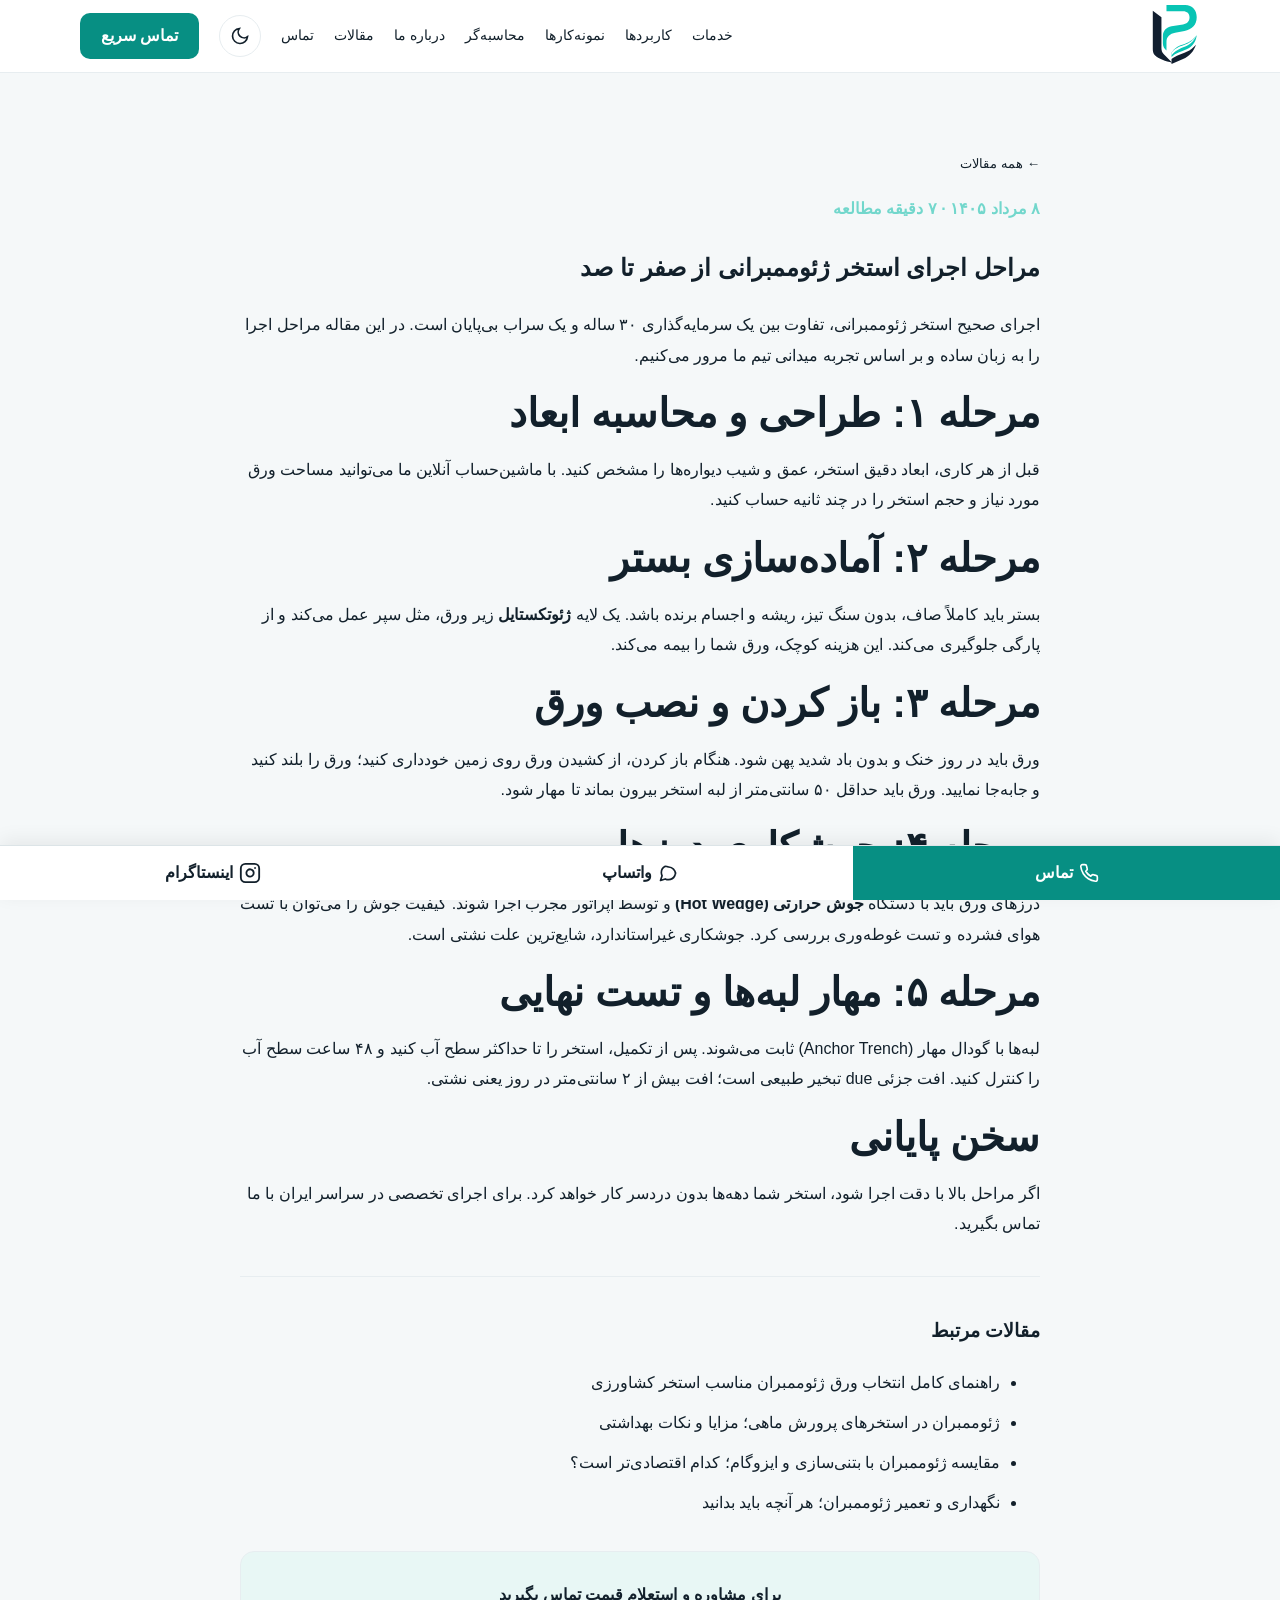
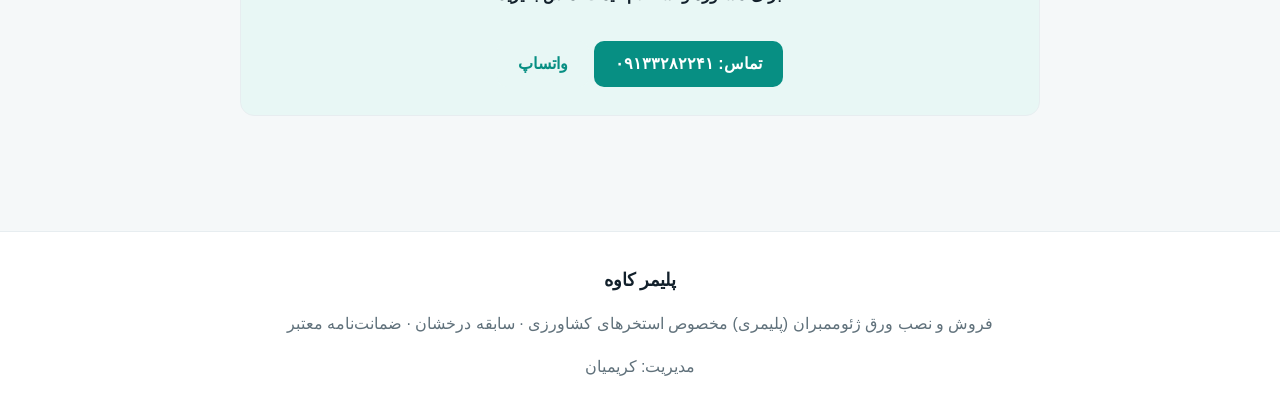
<file: blog-pool-installation-steps.html>
<!doctype html><html lang="fa" dir="rtl"><head><meta charset="utf-8"><meta name="viewport" content="width=device-width,initial-scale=1"><meta name="description" content="مرحله به مرحله: آماده‌سازی بستر، نصب ورق ژئوممبران، جوشکاری و تست نشتی در استخرهای کشاورزی."><meta name="keywords" content="اجرای استخر ژئومبرین, مراحل نصب ژئومبرین, جوشکاری ژئومبرین, تست نشتی استخر, پلیمر کاوه"><title>مراحل اجرای استخر ژئوممبرانی از صفر تا صد</title><link rel="canonical" href="https://polymer-kaveh.ir/blog-pool-installation-steps.html"><meta property="og:type" content="article"><meta property="og:locale" content="fa_IR"><meta property="og:site_name" content="پلیمر کاوه"><meta property="og:title" content="مراحل اجرای استخر ژئوممبرانی از صفر تا صد"><meta property="og:description" content="مرحله به مرحله: آماده‌سازی بستر، نصب ورق ژئوممبران، جوشکاری و تست نشتی در استخرهای کشاورزی."><meta property="og:url" content="https://polymer-kaveh.ir/blog-pool-installation-steps.html"><meta property="og:image" content="https://polymer-kaveh.ir/images/img_388c916449aa.jpg"><meta name="twitter:card" content="summary_large_image"><meta name="twitter:title" content="مراحل اجرای استخر ژئوممبرانی از صفر تا صد"><meta name="twitter:description" content="مرحله به مرحله: آماده‌سازی بستر، نصب ورق ژئوممبران، جوشکاری و تست نشتی در استخرهای کشاورزی."><meta name="twitter:image" content="https://polymer-kaveh.ir/images/img_388c916449aa.jpg"><link rel="stylesheet" href="./assets/style.css"><script type="application/ld+json">
{
  "@context": "https://schema.org",
  "@type": "BlogPosting",
  "headline": "مراحل اجرای استخر ژئوممبرانی از صفر تا صد",
  "description": "مرحله به مرحله: آماده‌سازی بستر، نصب ورق ژئوممبران، جوشکاری و تست نشتی در استخرهای کشاورزی",
  "url": "https://polymer-kaveh.ir/blog-pool-installation-steps.html",
  "image": "https://polymer-kaveh.ir/images/img_388c916449aa.jpg",
  "datePublished": "2025-06-20",
  "dateModified": "2026-08-24",
  "author": {
    "@type": "Organization",
    "name": "پلیمر کاوه",
    "url": "https://polymer-kaveh.ir"
  },
  "publisher": {
    "@type": "Organization",
    "name": "پلیمر کاوه",
    "logo": {
      "@type": "ImageObject",
      "url": "https://polymer-kaveh.ir/images/logo.svg"
    }
  },
  "mainEntityOfPage": {
    "@type": "WebPage",
    "@id": "https://polymer-kaveh.ir/blog-pool-installation-steps.html"
  }
}
</script>
<script type="application/ld+json">
{
  "@context": "https://schema.org",
  "@type": "FAQPage",
  "mainEntity": [
    {
      "@type": "Question",
      "name": "مراحل اجرای استخر ژئوممبرانی چیست؟",
      "acceptedAnswer": {
        "@type": "Answer",
        "text": "۱) طراحی و محاسبه ابعاد، ۲) آماده‌سازی بستر با ژئوتکستایل، ۳) باز کردن و نصب ورق با مهار دور، ۴) جوشکاری درزها با دستگاه Hot Wedge، ۵) مهار لبه‌ها با گودال و تست نشتی ۴۸ ساعته."
      }
    },
    {
      "@type": "Question",
      "name": "چرا ژئوتکستایل زیر ورق ژئوممبران لازم است؟",
      "acceptedAnswer": {
        "@type": "Answer",
        "text": "ژئوتکستایل از پارگی ورق در برابر سنگ‌های تیز، ریشه گیاهان و ناهمواری‌های بستر جلوگیری می‌کند و عمر استخر را افزایش می‌دهد."
      }
    },
    {
      "@type": "Question",
      "name": "کیفیت جوشکاری چطور چک می‌شود؟",
      "acceptedAnswer": {
        "@type": "Answer",
        "text": "تست هوای فشرده (Air Pressure Test) برای جوش‌های دو لایه و تست غوطه‌وری (Vacuum Box Test) برای جوش‌های تک لایه روش‌های استاندارد کنترل کیفیت هستند."
      }
    },
    {
      "@type": "Question",
      "name": "چقدر افت سطح آب در ۴۸ ساعت طبیعی است؟",
      "acceptedAnswer": {
        "@type": "Answer",
        "text": "افت جزئی ناشی از تبخیر طبیعی (کمتر از ۲ سانتی‌متر در روز) طبیعی است. افت بیش از این حد نشانه نشتی در جوش‌ها یا ورق می‌باشد."
      }
    }
  ]
}
</script></head><body>
<div id="loading-overlay" aria-hidden="true"><div class="loading-spinner"><svg viewBox="0 0 50 50"><circle class="spinner-track" cx="25" cy="25" r="20" fill="none" stroke-width="4"/><circle class="spinner-fill" cx="25" cy="25" r="20" fill="none" stroke-width="4" stroke-linecap="round" stroke-dasharray="90,150"/></svg></div><span class="loading-text">پلیمر کاوه</span></div>
<header class="header"><div class="container nav"><a class="brand" href="./"><svg class="logo-svg" viewBox="0 0 400 500" aria-label="پلیمر کاوه" role="img"><!-- قسمت سرمه‌ای سمت چپ --><path class="logo-dark" d="M75 75 L135 120 L135 335 C135 350 140 365 150 375 L210 435 C165 425 115 410 88 382 C78 371 75 357 75 340 Z"/><!-- فرم اصلی سبز --><path class="logo-green" d="M170 35 L300 35 C350 35 380 70 380 120 C380 175 345 205 295 215 L230 228 C195 235 170 255 170 290 L170 350 C155 338 145 322 145 300 L145 250 C145 215 168 190 205 183 L285 170 C315 165 330 148 330 120 C330 94 313 78 285 78 L170 78 Z"/><!-- سبز پایینی --><path class="logo-green" d="M205 365 C225 335 245 320 280 310 C325 297 352 280 380 245 C374 292 350 325 310 342 C270 359 235 367 205 395 Z"/><!-- بخش سرمه‌ای پایینی --><path class="logo-dark" d="M205 410 C240 385 270 380 310 360 C337 347 357 330 375 310 C360 355 330 390 285 410 L205 445 Z"/><!-- جداکننده سفید/پس‌زمینه --><path class="logo-background" d="M205 365 C230 337 255 325 292 313 C330 301 354 280 378 248 C358 287 334 310 300 323 C263 338 230 350 205 385 Z"/></svg></a><nav class="navlinks"><a href="./#services">خدمات</a><a href="./#applications">کاربردها</a><a href="./projects.html">نمونه‌کارها</a><a href="./calculator.html">محاسبه‌گر</a><a href="./about.html">درباره ما</a><a href="./blog.html">مقالات</a><a href="./#contact">تماس</a></nav><button class="hamburger" aria-label="منو" aria-expanded="false" aria-controls="nav-menu"><span class="hamburger-line"></span><span class="hamburger-line"></span><span class="hamburger-line"></span></button><button class="theme-toggle" aria-label="تغییر تم" title="تغییر تم"><svg class="sun-icon" style="display:none" viewBox="0 0 24 24" fill="none" stroke="currentColor" stroke-width="2"><circle cx="12" cy="12" r="5"/><line x1="12" y1="1" x2="12" y2="3"/><line x1="12" y1="21" x2="12" y2="23"/><line x1="4.22" y1="4.22" x2="5.64" y2="5.64"/><line x1="18.36" y1="18.36" x2="19.78" y2="19.78"/><line x1="1" y1="12" x2="3" y2="12"/><line x1="21" y1="12" x2="23" y2="12"/><line x1="4.22" y1="19.78" x2="5.64" y2="18.36"/><line x1="18.36" y1="5.64" x2="19.78" y2="4.22"/></svg><svg class="moon-icon" viewBox="0 0 24 24" fill="none" stroke="currentColor" stroke-width="2"><path d="M21 12.79A9 9 0 1 1 11.21 3 7 7 0 0 0 21 12.79z"/></svg></button><a class="btn btn-primary" data-phone1-link href="tel:09133282241">تماس سریع</a></div></header><main><section class="section"><div class="container" style="max-width:800px;"><nav aria-label="breadcrumb" style="margin-bottom:16px;"><small><a href="./blog.html">← همه مقالات</a></small></nav><span class="eyebrow">۸ مرداد ۱۴۰۵ · ۷ دقیقه مطالعه</span><h1>مراحل اجرای استخر ژئوممبرانی از صفر تا صد</h1><div class="article-body">
<p>اجرای صحیح استخر ژئوممبرانی، تفاوت بین یک سرمایه‌گذاری ۳۰ ساله و یک سراب بی‌پایان است. در این مقاله مراحل اجرا را به زبان ساده و بر اساس تجربه میدانی تیم ما مرور می‌کنیم.</p>
<h2>مرحله ۱: طراحی و محاسبه ابعاد</h2>
<p>قبل از هر کاری، ابعاد دقیق استخر، عمق و شیب دیواره‌ها را مشخص کنید. با <a href="./calculator.html">ماشین‌حساب آنلاین ما</a> می‌توانید مساحت ورق مورد نیاز و حجم استخر را در چند ثانیه حساب کنید.</p>
<h2>مرحله ۲: آماده‌سازی بستر</h2>
<p>بستر باید کاملاً صاف، بدون سنگ تیز، ریشه و اجسام برنده باشد. یک لایه <strong>ژئوتکستایل</strong> زیر ورق، مثل سپر عمل می‌کند و از پارگی جلوگیری می‌کند. این هزینه کوچک، ورق شما را بیمه می‌کند.</p>
<h2>مرحله ۳: باز کردن و نصب ورق</h2>
<p>ورق باید در روز خنک و بدون باد شدید پهن شود. هنگام باز کردن، از کشیدن ورق روی زمین خودداری کنید؛ ورق را بلند کنید و جابه‌جا نمایید. ورق باید حداقل ۵۰ سانتی‌متر از لبه استخر بیرون بماند تا مهار شود.</p>
<h2>مرحله ۴: جوشکاری درزها</h2>
<p>درزهای ورق باید با دستگاه <strong>جوش حرارتی (Hot Wedge)</strong> و توسط اپراتور مجرب اجرا شوند. کیفیت جوش را می‌توان با تست هوای فشرده و تست غوطه‌وری بررسی کرد. جوشکاری غیراستاندارد، شایع‌ترین علت نشتی است.</p>
<h2>مرحله ۵: مهار لبه‌ها و تست نهایی</h2>
<p>لبه‌ها با گودال مهار (Anchor Trench) ثابت می‌شوند. پس از تکمیل، استخر را تا حداکثر سطح آب کنید و ۴۸ ساعت سطح آب را کنترل کنید. افت جزئی due تبخیر طبیعی است؛ افت بیش از ۲ سانتی‌متر در روز یعنی نشتی.</p>
<h2>سخن پایانی</h2>
<p>اگر مراحل بالا با دقت اجرا شود، استخر شما دهه‌ها بدون دردسر کار خواهد کرد. برای اجرای تخصصی در سراسر ایران با ما تماس بگیرید.</p>
</div><hr style="border:none;border-top:1px solid var(--border);margin:36px 0;"><h3>مقالات مرتبط</h3><ul style="line-height:2;"><li style="margin-bottom:8px;"><a href="./blog-geomembrane-selection.html">راهنمای کامل انتخاب ورق ژئوممبران مناسب استخر کشاورزی</a></li><li style="margin-bottom:8px;"><a href="./blog-fish-farm-lining.html">ژئوممبران در استخرهای پرورش ماهی؛ مزایا و نکات بهداشتی</a></li><li style="margin-bottom:8px;"><a href="./blog-geomembrane-vs-concrete.html">مقایسه ژئوممبران با بتنی‌سازی و ایزوگام؛ کدام اقتصادی‌تر است؟</a></li><li style="margin-bottom:8px;"><a href="./blog-maintenance-warranty.html">نگهداری و تعمیر ژئوممبران؛ هر آنچه باید بدانید</a></li></ul><div class="cta" style="margin-top:32px;text-align:center;padding:28px;border-radius:var(--radius);background:var(--primary-light);"><b>برای مشاوره و استعلام قیمت تماس بگیرید</b><br><br><a class="btn btn-primary" data-phone1-link href="tel:09133282241">تماس: ۰۹۱۳۳۲۸۲۲۴۱</a> <a class="btn btn-light" data-whatsapp href="https://wa.me/989133282241" target="_blank" rel="noopener">واتساپ</a></div></div></section></main>
<footer class="footer"><div class="container"><strong data-site-name>پلیمر کاوه</strong><p>فروش و نصب ورق ژئوممبران (پلیمری) مخصوص استخرهای کشاورزی · سابقه درخشان · ضمانت‌نامه معتبر</p><p>مدیریت: کریمیان</p></div></footer>
<div class="bottom-bar"><a data-phone1-link href="tel:09133282241"><svg width="20" height="20" viewBox="0 0 24 24" fill="none" stroke="currentColor" stroke-width="2" stroke-linecap="round" stroke-linejoin="round"><path d="M22 16.92v3a2 2 0 0 1-2.18 2 19.79 19.79 0 0 1-8.63-3.07 19.5 19.5 0 0 1-6-6 19.79 19.79 0 0 1-3.07-8.67A2 2 0 0 1 4.11 2h3a2 2 0 0 1 2 1.72 12.84 12.84 0 0 0 .7 2.81 2 2 0 0 1-.45 2.11L8.09 9.91a16 16 0 0 0 6 6l1.27-1.27a2 2 0 0 1 2.11-.45 12.84 12.84 0 0 0 2.81.7A2 2 0 0 1 22 16.92z"></path></svg><span>تماس</span></a><a data-whatsapp href="https://wa.me/989133282241" target="_blank" rel="noopener"><svg width="20" height="20" viewBox="0 0 24 24" fill="none" stroke="currentColor" stroke-width="2" stroke-linecap="round" stroke-linejoin="round"><path d="M21 11.5a8.38 8.38 0 0 1-.9 3.8 8.5 8.5 0 0 1-7.6 4.7 8.38 8.38 0 0 1-3.8-.9L3 21l1.9-5.7a8.38 8.38 0 0 1-.9-3.8 8.5 8.5 0 0 1 4.7-7.6 8.38 8.38 0 0 1 3.8.9h.5a8.48 8.48 0 0 1 8 8v.5z"></path></svg><span>واتساپ</span></a><a href="https://instagram.com/abbasnanopolimer" target="_blank" rel="noopener" aria-label="اینستاگرام پلیمر کاوه" class="instagram-link"><svg width="20" height="20" viewBox="0 0 24 24" fill="none" stroke="currentColor" stroke-width="2" stroke-linecap="round" stroke-linejoin="round"><rect width="20" height="20" x="2" y="2" rx="5" ry="5"></rect><path d="M16 11.37A4 4 0 1 1 12.63 8 4 4 0 0 1 16 11.37z"></path><line x1="17.5" y1="6.5" x2="17.51" y2="6.5"></line></svg><span>اینستاگرام</span></a></div>
<script src="./assets/app.js" defer></script></body></html>
</file>
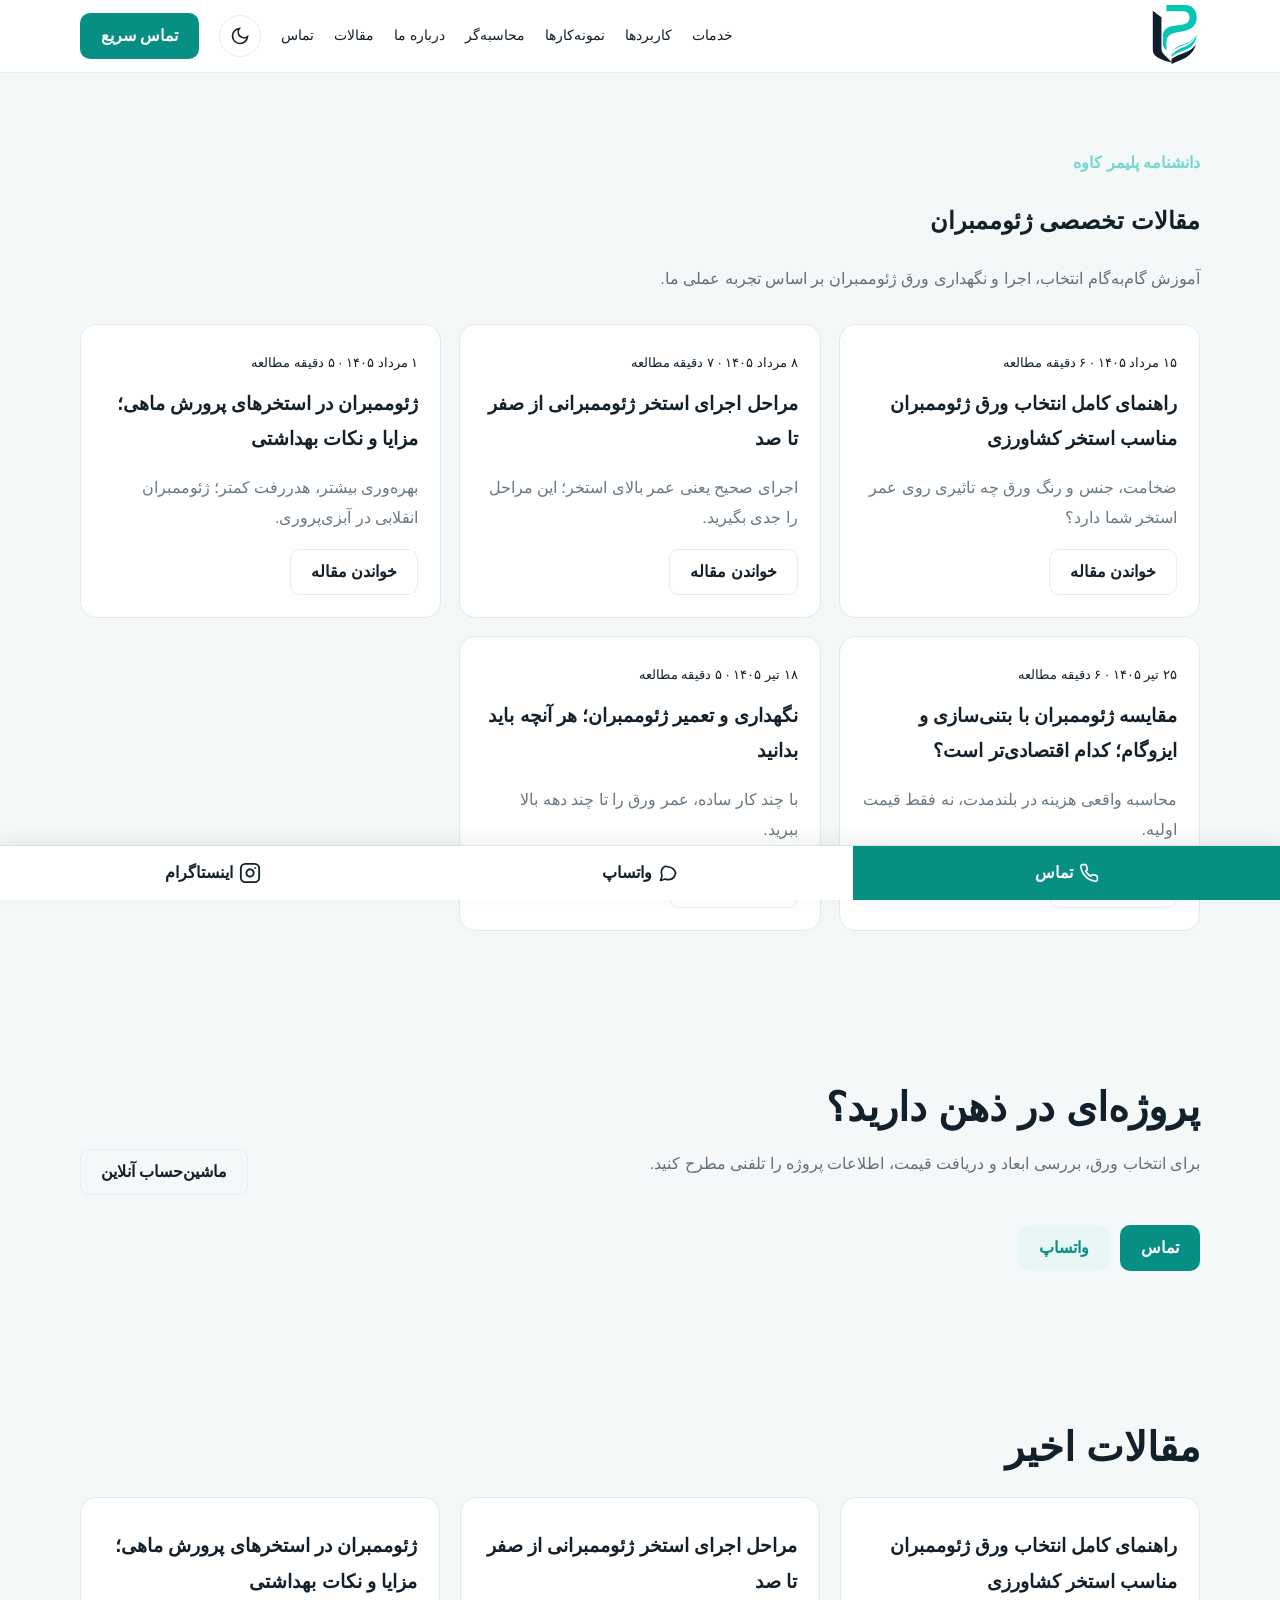
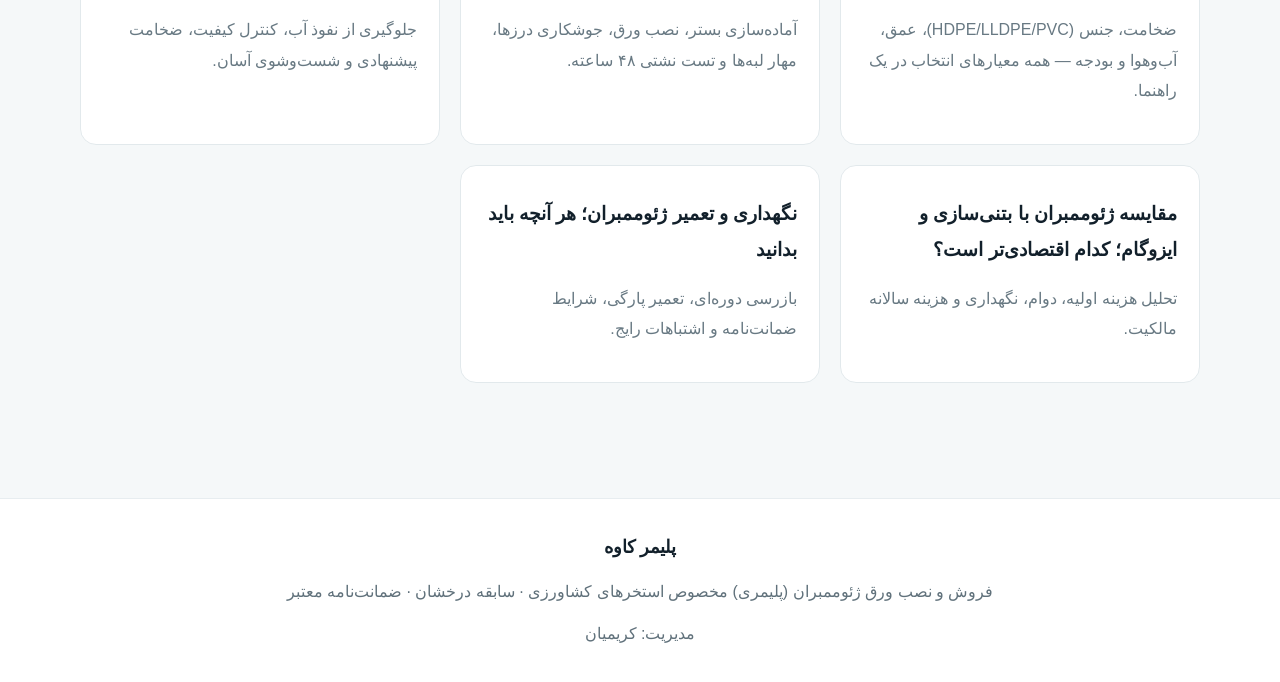
<file: blog.html>
<!doctype html><html lang="fa" dir="rtl"><head><meta charset="utf-8"><meta name="viewport" content="width=device-width,initial-scale=1"><meta name="description" content="مقالات تخصصی پلیمر کاوه: راهنمای انتخاب ژئوممبران، اجرای استخر کشاورزی، آب‌بندی مخازن، مقایسه HDPE/LLDPE، عایق‌کاری فنداسیون و کانال‌های آبیاری."><meta name="keywords" content="مقالات ژئومبرین, راهنمای خرید, اجرای استخر, عایق‌کاری مخزن, مقایسه HDPE LLDPE, پلیمر کاوه"><title>مقالات پلیمر کاوه | آموزش و راهنمای ژئوممبران و عایق‌کاری</title><link rel="canonical" href="https://polymer-kaveh.ir/blog.html"><meta property="og:type" content="website"><meta property="og:locale" content="fa_IR"><meta property="og:site_name" content="پلیمر کاوه"><meta property="og:title" content="مقالات پلیمر کاوه | آموزش ژئوممبران و عایق‌کاری"><meta property="og:description" content="مقالات تخصصی: انتخاب ژئوممبران، اجرای استخر کشاورزی، آب‌بندی مخازن، مقایسه روش‌های عایق‌کاری، فنداسیون و کانال‌های آبیاری."><meta property="og:url" content="https://polymer-kaveh.ir/blog.html"><meta property="og:image" content="https://polymer-kaveh.ir/images/img_388c916449aa.jpg"><meta name="twitter:card" content="summary_large_image"><meta name="twitter:title" content="مقالات پلیمر کاوه | آموزش ژئوممبران و عایق‌کاری"><meta name="twitter:description" content="مقالات تخصصی: انتخاب ژئوممبران، اجرای استخر کشاورزی، آب‌بندی مخازن، مقایسه روش‌های عایق‌کاری."><meta name="twitter:image" content="https://polymer-kaveh.ir/images/img_388c916449aa.jpg"><link rel="stylesheet" href="./assets/style.css"><script type="application/ld+json">
{
  "@context": "https://schema.org",
  "@type": "Blog",
  "name": "مقالات پلیمر کاوه",
  "description": "مقالات تخصصی ژئوممبران و عایق‌کاری",
  "url": "https://polymer-kaveh.ir/blog.html",
  "blogPosts": [
    {
      "@type": "BlogPosting",
      "headline": "راهنمای انتخاب ژئوممبران مناسب برای استخر کشاورزی",
      "url": "https://polymer-kaveh.ir/blog-geomembrane-selection.html",
      "description": "روش انتخاب صحیح ژئوممبران بر اساس نوع استخر، عمق، آب و هوا و بودجه",
      "datePublished": "2025-06-15",
      "author": {
        "@type": "Organization",
        "name": "پلیمر کاوه"
      },
      "publisher": {
        "@type": "Organization",
        "name": "پلیمر کاوه"
      }
    }
  ]
}
</script></head><body>
<div id="loading-overlay" aria-hidden="true"><div class="loading-spinner"><svg viewBox="0 0 50 50"><circle class="spinner-track" cx="25" cy="25" r="20" fill="none" stroke-width="4"/><circle class="spinner-fill" cx="25" cy="25" r="20" fill="none" stroke-width="4" stroke-linecap="round" stroke-dasharray="90,150"/></svg></div><span class="loading-text">پلیمر کاوه</span></div>
<header class="header"><div class="container nav"><a class="brand" href="./"><svg class="logo-svg" viewBox="0 0 400 500" aria-label="پلیمر کاوه" role="img"><!-- قسمت سرمه‌ای سمت چپ --><path class="logo-dark" d="M75 75 L135 120 L135 335 C135 350 140 365 150 375 L210 435 C165 425 115 410 88 382 C78 371 75 357 75 340 Z"/><!-- فرم اصلی سبز --><path class="logo-green" d="M170 35 L300 35 C350 35 380 70 380 120 C380 175 345 205 295 215 L230 228 C195 235 170 255 170 290 L170 350 C155 338 145 322 145 300 L145 250 C145 215 168 190 205 183 L285 170 C315 165 330 148 330 120 C330 94 313 78 285 78 L170 78 Z"/><!-- سبز پایینی --><path class="logo-green" d="M205 365 C225 335 245 320 280 310 C325 297 352 280 380 245 C374 292 350 325 310 342 C270 359 235 367 205 395 Z"/><!-- بخش سرمه‌ای پایینی --><path class="logo-dark" d="M205 410 C240 385 270 380 310 360 C337 347 357 330 375 310 C360 355 330 390 285 410 L205 445 Z"/><!-- جداکننده سفید/پس‌زمینه --><path class="logo-background" d="M205 365 C230 337 255 325 292 313 C330 301 354 280 378 248 C358 287 334 310 300 323 C263 338 230 350 205 385 Z"/></svg></a><nav class="navlinks"><a href="./#services">خدمات</a><a href="./#applications">کاربردها</a><a href="./projects.html">نمونه‌کارها</a><a href="./calculator.html">محاسبه‌گر</a><a href="./about.html">درباره ما</a><a href="./blog.html">مقالات</a><a href="./#contact">تماس</a></nav><button class="hamburger" aria-label="منو" aria-expanded="false" aria-controls="nav-menu"><span class="hamburger-line"></span><span class="hamburger-line"></span><span class="hamburger-line"></span></button><button class="theme-toggle" aria-label="تغییر تم" title="تغییر تم"><svg class="sun-icon" style="display:none" viewBox="0 0 24 24" fill="none" stroke="currentColor" stroke-width="2"><circle cx="12" cy="12" r="5"/><line x1="12" y1="1" x2="12" y2="3"/><line x1="12" y1="21" x2="12" y2="23"/><line x1="4.22" y1="4.22" x2="5.64" y2="5.64"/><line x1="18.36" y1="18.36" x2="19.78" y2="19.78"/><line x1="1" y1="12" x2="3" y2="12"/><line x1="21" y1="12" x2="23" y2="12"/><line x1="4.22" y1="19.78" x2="5.64" y2="18.36"/><line x1="18.36" y1="5.64" x2="19.78" y2="4.22"/></svg><svg class="moon-icon" viewBox="0 0 24 24" fill="none" stroke="currentColor" stroke-width="2"><path d="M21 12.79A9 9 0 1 1 11.21 3 7 7 0 0 0 21 12.79z"/></svg></button><a class="btn btn-primary" data-phone1-link href="tel:09133282241">تماس سریع</a></div></header><main><section class="section"><div class="container"><span class="eyebrow reveal-slide-right">دانشنامه پلیمر کاوه</span><h1 class="reveal-slide-right">مقالات تخصصی ژئوممبران</h1><p class="lead reveal">آموزش گام‌به‌گام انتخاب، اجرا و نگهداری ورق ژئوممبران بر اساس تجربه عملی ما.</p><div class="grid cards-3" style="margin-top:30px;"><article class="card reveal"><small>۱۵ مرداد ۱۴۰۵ · ۶ دقیقه مطالعه</small><h3><a href="./blog-geomembrane-selection.html" style="color:inherit;text-decoration:none;">راهنمای کامل انتخاب ورق ژئوممبران مناسب استخر کشاورزی</a></h3><p>ضخامت، جنس و رنگ ورق چه تاثیری روی عمر استخر شما دارد؟</p><a class="btn btn-outline" href="./blog-geomembrane-selection.html">خواندن مقاله</a></article><article class="card reveal"><small>۸ مرداد ۱۴۰۵ · ۷ دقیقه مطالعه</small><h3><a href="./blog-pool-installation-steps.html" style="color:inherit;text-decoration:none;">مراحل اجرای استخر ژئوممبرانی از صفر تا صد</a></h3><p>اجرای صحیح یعنی عمر بالای استخر؛ این مراحل را جدی بگیرید.</p><a class="btn btn-outline" href="./blog-pool-installation-steps.html">خواندن مقاله</a></article><article class="card reveal"><small>۱ مرداد ۱۴۰۵ · ۵ دقیقه مطالعه</small><h3><a href="./blog-fish-farm-lining.html" style="color:inherit;text-decoration:none;">ژئوممبران در استخرهای پرورش ماهی؛ مزایا و نکات بهداشتی</a></h3><p>بهره‌وری بیشتر، هدررفت کمتر؛ ژئوممبران انقلابی در آبزی‌پروری.</p><a class="btn btn-outline" href="./blog-fish-farm-lining.html">خواندن مقاله</a></article><article class="card reveal"><small>۲۵ تیر ۱۴۰۵ · ۶ دقیقه مطالعه</small><h3><a href="./blog-geomembrane-vs-concrete.html" style="color:inherit;text-decoration:none;">مقایسه ژئوممبران با بتنی‌سازی و ایزوگام؛ کدام اقتصادی‌تر است؟</a></h3><p>محاسبه واقعی هزینه در بلندمدت، نه فقط قیمت اولیه.</p><a class="btn btn-outline" href="./blog-geomembrane-vs-concrete.html">خواندن مقاله</a></article><article class="card reveal"><small>۱۸ تیر ۱۴۰۵ · ۵ دقیقه مطالعه</small><h3><a href="./blog-maintenance-warranty.html" style="color:inherit;text-decoration:none;">نگهداری و تعمیر ژئوممبران؛ هر آنچه باید بدانید</a></h3><p>با چند کار ساده، عمر ورق را تا چند دهه بالا ببرید.</p><a class="btn btn-outline" href="./blog-maintenance-warranty.html">خواندن مقاله</a></article></div></div></section>
<main><section class="section alt"><div class="container"><div class="section-head reveal"><div><h2>پروژه‌ای در ذهن دارید؟</h2><p class="lead">برای انتخاب ورق، بررسی ابعاد و دریافت قیمت، اطلاعات پروژه را تلفنی مطرح کنید.</p></div><a class="btn btn-outline" href="./calculator.html">ماشین‌حساب آنلاین</a></div><div class="actions"><a class="btn btn-primary reveal-fade" data-phone1-link href="tel:09133282241">تماس</a><a class="btn btn-light reveal-fade" data-whatsapp href="https://wa.me/989133282241" target="_blank" rel="noopener">واتساپ</a></div></div></section><section class="section"><div class="container"><h2 style="margin-bottom:24px;">مقالات اخیر</h2><div class="grid cards-3" style="gap:20px;"><article class="card reveal"><h3><a href="./blog-geomembrane-selection.html" style="color:inherit;text-decoration:none;">راهنمای کامل انتخاب ورق ژئوممبران مناسب استخر کشاورزی</a></h3><p>ضخامت، جنس (HDPE/LLDPE/PVC)، عمق، آب‌وهوا و بودجه — همه معیارهای انتخاب در یک راهنما.</p></article><article class="card reveal"><h3><a href="./blog-pool-installation-steps.html" style="color:inherit;text-decoration:none;">مراحل اجرای استخر ژئوممبرانی از صفر تا صد</a></h3><p>آماده‌سازی بستر، نصب ورق، جوشکاری درزها، مهار لبه‌ها و تست نشتی ۴۸ ساعته.</p></article><article class="card reveal"><h3><a href="./blog-fish-farm-lining.html" style="color:inherit;text-decoration:none;">ژئوممبران در استخرهای پرورش ماهی؛ مزایا و نکات بهداشتی</a></h3><p>جلوگیری از نفوذ آب، کنترل کیفیت، ضخامت پیشنهادی و شست‌وشوی آسان.</p></article><article class="card reveal"><h3><a href="./blog-geomembrane-vs-concrete.html" style="color:inherit;text-decoration:none;">مقایسه ژئوممبران با بتنی‌سازی و ایزوگام؛ کدام اقتصادی‌تر است؟</a></h3><p>تحلیل هزینه اولیه، دوام، نگهداری و هزینه سالانه مالکیت.</p></article><article class="card reveal"><h3><a href="./blog-maintenance-warranty.html" style="color:inherit;text-decoration:none;">نگهداری و تعمیر ژئوممبران؛ هر آنچه باید بدانید</a></h3><p>بازرسی دوره‌ای، تعمیر پارگی، شرایط ضمانت‌نامه و اشتباهات رایج.</p></article></div></div></section></main>
<footer class="footer"><div class="container"><strong data-site-name>پلیمر کاوه</strong><p>فروش و نصب ورق ژئوممبران (پلیمری) مخصوص استخرهای کشاورزی · سابقه درخشان · ضمانت‌نامه معتبر</p><p>مدیریت: کریمیان</p></div></footer>
<div class="bottom-bar"><a data-phone1-link href="tel:09133282241"><svg width="20" height="20" viewBox="0 0 24 24" fill="none" stroke="currentColor" stroke-width="2" stroke-linecap="round" stroke-linejoin="round"><path d="M22 16.92v3a2 2 0 0 1-2.18 2 19.79 19.79 0 0 1-8.63-3.07 19.5 19.5 0 0 1-6-6 19.79 19.79 0 0 1-3.07-8.67A2 2 0 0 1 4.11 2h3a2 2 0 0 1 2 1.72 12.84 12.84 0 0 0 .7 2.81 2 2 0 0 1-.45 2.11L8.09 9.91a16 16 0 0 0 6 6l1.27-1.27a2 2 0 0 1 2.11-.45 12.84 12.84 0 0 0 2.81.7A2 2 0 0 1 22 16.92z"></path></svg><span>تماس</span></a><a data-whatsapp href="https://wa.me/989133282241" target="_blank" rel="noopener"><svg width="20" height="20" viewBox="0 0 24 24" fill="none" stroke="currentColor" stroke-width="2" stroke-linecap="round" stroke-linejoin="round"><path d="M21 11.5a8.38 8.38 0 0 1-.9 3.8 8.5 8.5 0 0 1-7.6 4.7 8.38 8.38 0 0 1-3.8-.9L3 21l1.9-5.7a8.38 8.38 0 0 1-.9-3.8 8.5 8.5 0 0 1 4.7-7.6 8.38 8.38 0 0 1 3.8.9h.5a8.48 8.48 0 0 1 8 8v.5z"></path></svg><span>واتساپ</span></a><a href="https://instagram.com/abbasnanopolimer" target="_blank" rel="noopener" aria-label="اینستاگرام پلیمر کاوه" class="instagram-link"><svg width="20" height="20" viewBox="0 0 24 24" fill="none" stroke="currentColor" stroke-width="2" stroke-linecap="round" stroke-linejoin="round"><rect width="20" height="20" x="2" y="2" rx="5" ry="5"></rect><path d="M16 11.37A4 4 0 1 1 12.63 8 4 4 0 0 1 16 11.37z"></path><line x1="17.5" y1="6.5" x2="17.51" y2="6.5"></line></svg><span>اینستاگرام</span></a></div>
<script src="./assets/app.js" defer></script></body></html>
</file>
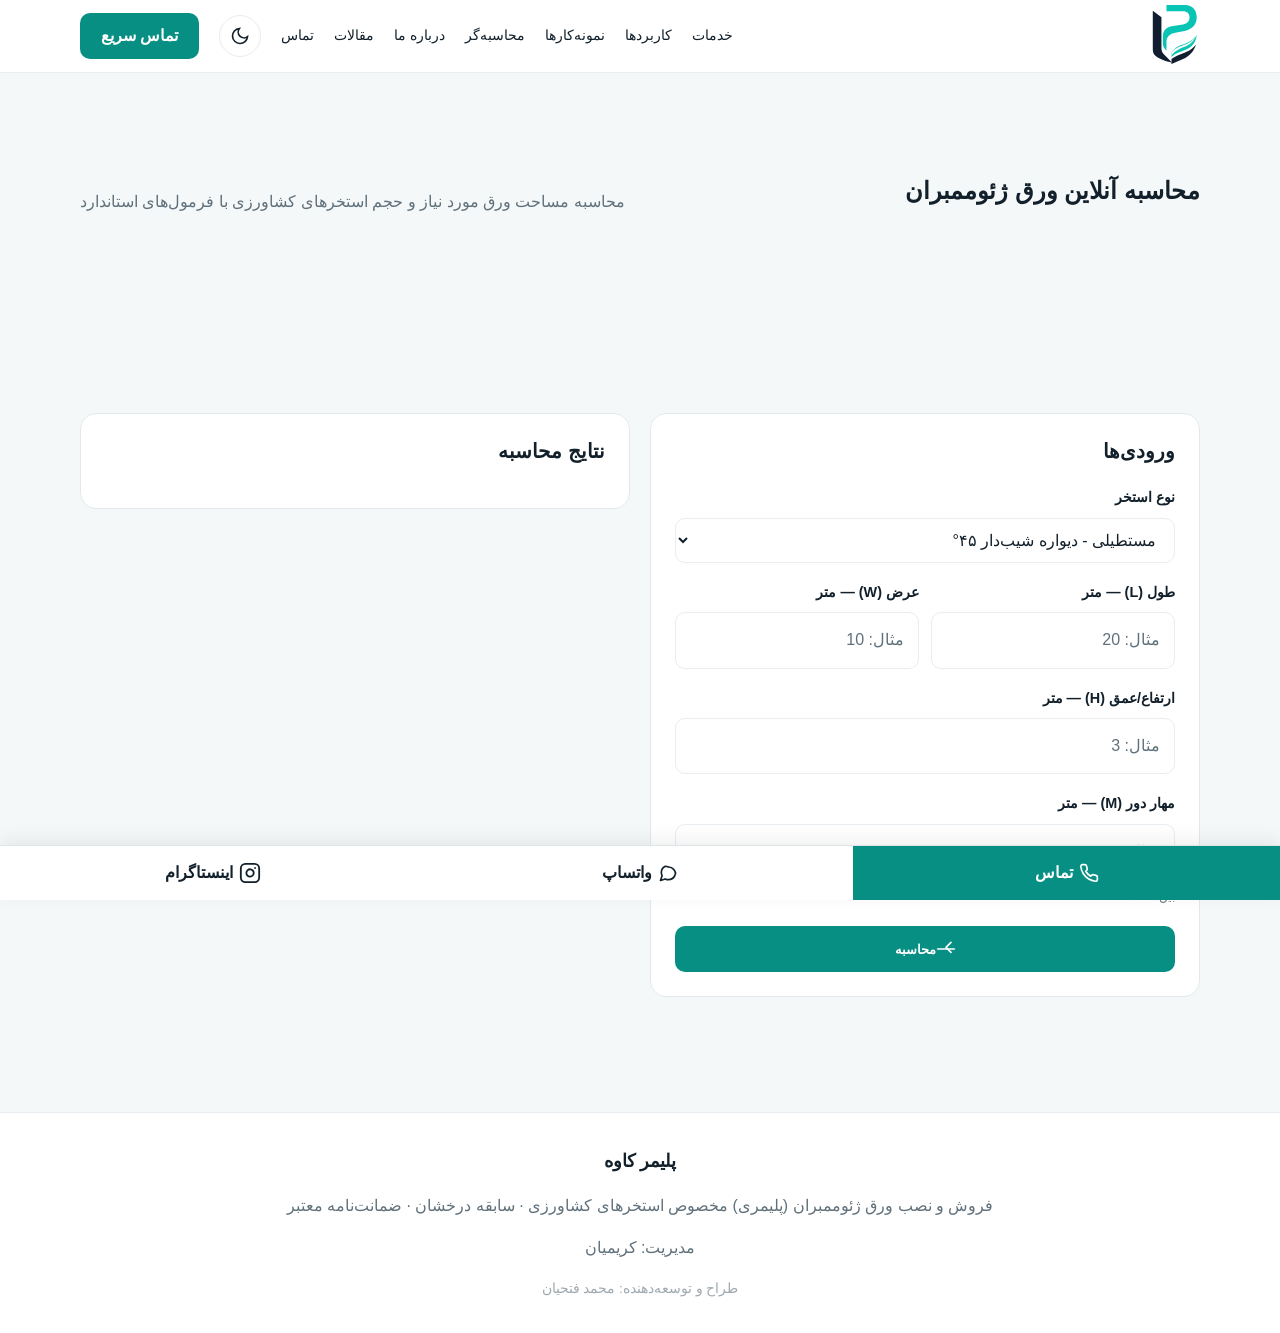
<file: calculator.html>
<!doctype html><html lang="fa" dir="rtl"><head><meta charset="utf-8"><meta name="viewport" content="width=device-width,initial-scale=1"><meta name="description" content="محاسبه آنلاین مساحت ورق ژئوممبران و حجم استخرهای کشاورزی (مستطیلی شیب‌دار، عمودی، استوانه‌ای). فرمول‌های دقیق، خروجی متر مربع/مکعب، ارسال واتساپ. رایگان."><meta name="keywords" content="محاسبه ژئوممبران, محاسبه استخر کشاورزی, مساحت ورق, حجم استخر, محاسبه‌گر آنلاین, پلیمر کاوه"><title>محاسبه آنلاین ورق ژئوممبران | پلیمر کاوه</title><link rel="canonical" href="https://polymer-kaveh.ir/calculator.html"><meta property="og:type" content="website"><meta property="og:locale" content="fa_IR"><meta property="og:site_name" content="پلیمر کاوه"><meta property="og:title" content="محاسبه آنلاین ورق ژئوممبران استخر کشاورزی"><meta property="og:description" content="محاسبه مساحت ورق مورد نیاز و حجم استخر با فرمول‌های استاندارد. چهار نوع استخر، نتیجه فوری، ارسال واتساپ."><meta property="og:url" content="https://polymer-kaveh.ir/calculator.html"><meta property="og:image" content="https://polymer-kaveh.ir/images/img_388c916449aa.jpg"><meta name="twitter:card" content="summary_large_image"><meta name="twitter:title" content="محاسبه آنلاین ورق ژئوممبران استخر کشاورزی"><meta name="twitter:description" content="محاسبه مساحت ورق مورد نیاز و حجم استخر با فرمول‌های استاندارد. چهار نوع استخر، نتیجه فوری."><meta name="twitter:image" content="https://polymer-kaveh.ir/images/img_388c916449aa.jpg"><link rel="stylesheet" href="./assets/style.css"><script type="application/ld+json">
{
  "@context": "https://schema.org",
  "@type": "WebApplication",
  "name": "محاسبه‌گر آنلاین ژئوممبران",
  "description": "محاسبه مساحت ورق ژئوممبران و حجم استخرهای کشاورزی با فرمول‌های استاندارد",
  "url": "https://polymer-kaveh.ir/calculator.html",
  "applicationCategory": "BusinessApplication",
  "operatingSystem": "Web",
  "offers": {
    "@type": "Offer",
    "price": "0",
    "priceCurrency": "IRR",
    "availability": "https://schema.org/InStock"
  },
  "featureList": [
    "چهار نوع استخر: مستطیلی شیب‌دار ۴۵°/۶۰°، مستطیلی عمودی، استوانه‌ای",
    "محاسبه مساحت ورق (متر مربع) با احتساب مهار دور",
    "محاسبه حجم استخر (متر مکعب)",
    "محاسبه ابعاد کف استخر",
    "ارسال نتیجه به واتساپ برای استعلام قیمت"
  ],
  "author": {
    "@type": "Organization",
    "name": "پلیمر کاوه"
  }
}
</script>
<script type="application/ld+json">
{
  "@context": "https://schema.org",
  "@type": "FAQPage",
  "mainEntity": [
    {
      "@type": "Question",
      "name": "محاسبه‌گر ژئوممبران چطور کار می‌کند؟",
      "acceptedAnswer": {
        "@type": "Answer",
        "text": "نوع استخر را انتخاب کنید، ابعاد (طول، عرض، عمق/ارتفاع) و مهار دور را وارد کنید. با کلیک روی محاسبه، مساحت ورق، حجم استخر و ابعاد کف به صورت فوری نمایش داده می‌شود."
      }
    },
    {
      "@type": "Question",
      "name": "مهار دور (M) چیست و چرا لازم است؟",
      "acceptedAnswer": {
        "@type": "Answer",
        "text": "مهار دور فضای اضافی ورق در لبه‌های استخر برای جوشکاری و ثبات است. مقدار استاندارد بین ۱ تا ۲.۵ متر است. محاسبه‌گر این مقدار را به محاسبه مساحت اضافه می‌کند."
      }
    }
  ]
}
</script></head><body>
<div id="loading-overlay" aria-hidden="true"><div class="loading-spinner"><svg viewBox="0 0 50 50"><circle class="spinner-track" cx="25" cy="25" r="20" fill="none" stroke-width="4"/><circle class="spinner-fill" cx="25" cy="25" r="20" fill="none" stroke-width="4" stroke-linecap="round" stroke-dasharray="90,150"/></svg></div><span class="loading-text">پلیمر کاوه</span></div>
<header class="header"><div class="container nav"><a class="brand" href="./"><svg class="logo-svg" viewBox="0 0 400 500" aria-label="پلیمر کاوه" role="img"><path class="logo-dark" d="M75 75 L135 120 L135 335 C135 350 140 365 150 375 L210 435 C165 425 115 410 88 382 C78 371 75 357 75 340 Z"/><path class="logo-green" d="M170 35 L300 35 C350 35 380 70 380 120 C380 175 345 205 295 215 L230 228 C195 235 170 255 170 290 L170 350 C155 338 145 322 145 300 L145 250 C145 215 168 190 205 183 L285 170 C315 165 330 148 330 120 C330 94 313 78 285 78 L170 78 Z"/><path class="logo-green" d="M205 365 C225 335 245 320 280 310 C325 297 352 280 380 245 C374 292 350 325 310 342 C270 359 235 367 205 395 Z"/><path class="logo-dark" d="M205 410 C240 385 270 380 310 360 C337 347 357 330 375 310 C360 355 330 390 285 410 L205 445 Z"/><path class="logo-background" d="M205 365 C230 337 255 325 292 313 C330 301 354 280 378 248 C358 287 334 310 300 323 C263 338 230 350 205 385 Z"/></svg></a><nav class="navlinks"><a href="./#services">خدمات</a><a href="./#applications">کاربردها</a><a href="./projects.html">نمونه‌کارها</a><a href="./calculator.html">محاسبه‌گر</a><a href="./about.html">درباره ما</a><a href="./blog.html">مقالات</a><a href="./#contact">تماس</a></nav><button class="hamburger" aria-label="منو" aria-expanded="false" aria-controls="nav-menu"><span class="hamburger-line"></span><span class="hamburger-line"></span><span class="hamburger-line"></span></button><button class="theme-toggle" aria-label="تغییر تم" title="تغییر تم"><svg class="sun-icon" style="display:none" viewBox="0 0 24 24" fill="none" stroke="currentColor" stroke-width="2"><circle cx="12" cy="12" r="5"/><line x1="12" y1="1" x2="12" y2="3"/><line x1="12" y1="21" x2="12" y2="23"/><line x1="4.22" y1="4.22" x2="5.64" y2="5.64"/><line x1="18.36" y1="18.36" x2="19.78" y2="19.78"/><line x1="1" y1="12" x2="3" y2="12"/><line x1="21" y1="12" x2="23" y2="23"/><line x1="4.22" y1="19.78" x2="5.64" y2="18.36"/><line x1="18.36" y1="5.64" x2="19.78" y2="4.22"/></svg><svg class="moon-icon" viewBox="0 0 24 24" fill="none" stroke="currentColor" stroke-width="2"><path d="M21 12.79A9 9 0 1 1 11.21 3 7 7 0 0 0 21 12.79z"/></svg></button><a class="btn btn-primary" data-phone1-link href="tel:09133282241">تماس سریع</a></div></header>
<nav class="navlinks" id="nav-menu" role="navigation"><a href="./#services">خدمات</a><a href="./#applications">کاربردها</a><a href="./projects.html">نمونه‌کارها</a><a href="./calculator.html">محاسبه‌گر</a><a href="./about.html">درباره ما</a><a href="./blog.html">مقالات</a><a href="./#contact">تماس</a></nav>
<main><section class="section"><div class="container"><div class="section-head reveal"><h1>محاسبه آنلاین ورق ژئوممبران</h1><p class="lead">محاسبه مساحت ورق مورد نیاز و حجم استخرهای کشاورزی با فرمول‌های استاندارد</p></div></section>
<section class="section alt"><div class="container"><div class="calculator-grid"><div class="card calculator-form reveal"><h2>ورودی‌ها</h2><div class="form-group"><label for="poolType">نوع استخر</label><select id="poolType" name="poolType"><option value="sloped45">مستطیلی - دیواره شیب‌دار ۴۵°</option><option value="sloped60">مستطیلی - دیواره شیب‌دار ۶۰°</option><option value="vertical">مستطیلی - دیواره عمودی</option><option value="cylindrical">استوانه‌ای</option></select></div><div class="form-row"><div class="form-group"><label for="length">طول (L) — متر</label><input type="number" id="length" name="length" min="0" step="0.1" placeholder="مثال: 20"></div><div class="form-group"><label for="width">عرض (W) — متر</label><input type="number" id="width" name="width" min="0" step="0.1" placeholder="مثال: 10"></div></div><div class="form-group"><label for="height">ارتفاع/عمق (H) — متر</label><input type="number" id="height" name="height" min="0" step="0.1" placeholder="مثال: 3"></div><div class="form-group" id="radiusGroup" style="display:none;"><label for="radius">شعاع (r) — متر</label><input type="number" id="radius" name="radius" min="0" step="0.1" placeholder="مثال: 5"></div><div class="form-group"><label for="margin">مهار دور (M) — متر</label><input type="number" id="margin" name="margin" min="0" step="0.05" placeholder="مثال: 1.5"><small class="form-hint">بین ۱ تا ۲.۵</small></div><div class="form-actions"><button class="btn btn-primary" id="calcBtn" type="button"><svg width="20" height="20" viewBox="0 0 24 24" fill="none" stroke="currentColor" stroke-width="2" stroke-linecap="round" stroke-linejoin="round"><path d="M18 16l-6-6 6-6"/><line x1="2" y1="12" x2="22" y2="12"/></svg><span>محاسبه</span></button></div></div><div class="card calculator-results reveal"><h2>نتایج محاسبه</h2><ul class="results-simple" id="resultsSimple" style="display:none;">
<li><span>مساحت کل ورق مورد نیاز</span><strong><span id="sheetArea">0</span> متر مربع</strong></li>
<li><span>حجم استخر</span><strong><span id="volume">0</span> متر مکعب</strong></li>
<li><span>عرض کف استخر</span><strong><span id="floorWidthOut">—</span> متر</strong></li>
<li><span>طول کف استخر</span><strong><span id="floorLengthOut">—</span> متر</strong></li>
</ul><div class="result-cta" id="resultCta" style="display:none;"><p>برای استعلام قیمت و سفارش، نتیجه را به ما بفرستید:</p><div class="actions"><a class="btn btn-primary" id="whatsappCta" href="#" target="_blank" rel="noopener"><svg width="20" height="20" viewBox="0 0 24 24" fill="none" stroke="currentColor" stroke-width="2"><path d="M21 11.5a8.38 8.38 0 0 1-.9 3.8 8.5 8.5 0 0 1-7.6 4.7 8.38 8.38 0 0 1-3.8-.9L3 21l1.9-5.7a8.38 8.38 0 0 1-.9-3.8 8.5 8.5 0 0 1 4.7-7.6 8.38 8.38 0 0 1 3.8.9h.5a8.48 8.48 0 0 1 8 8v.5z"/></svg>ارسال در واتساپ</a><a class="btn btn-light" id="phoneCta" href="tel:09133282241"><svg width="20" height="20" viewBox="0 0 24 24" fill="none" stroke="currentColor" stroke-width="2"><path d="M22 16.92v3a2 2 0 0 1-2.18 2 19.79 19.79 0 0 1-8.63-3.07 19.5 19.5 0 0 1-6-6 19.79 19.79 0 0 1-3.07-8.67A2 2 0 0 1 4.11 2h3a2 2 0 0 1 2 1.72 12.84 12.84 0 0 0 .7 2.81 2 2 0 0 1-.45 2.11L8.09 9.91a16 16 0 0 0 6 6l1.27-1.27a2 2 0 0 1 2.11-.45 12.84 12.84 0 0 0 2.81.7A2 2 0 0 1 22 16.92z"/></svg>تماس تلفنی</a></div></div></div></div></section></main>
<footer class="footer"><div class="container"><strong data-site-name>پلیمر کاوه</strong><p>فروش و نصب ورق ژئوممبران (پلیمری) مخصوص استخرهای کشاورزی · سابقه درخشان · ضمانت‌نامه معتبر</p><p>مدیریت: کریمیان</p><p class="credit">طراح و توسعه‌دهنده: محمد فتحیان</p></div></footer>
<div class="bottom-bar"><a data-phone1-link href="tel:09133282241"><svg width="20" height="20" viewBox="0 0 24 24" fill="none" stroke="currentColor" stroke-width="2" stroke-linecap="round" stroke-linejoin="round"><path d="M22 16.92v3a2 2 0 0 1-2.18 2 19.79 19.79 0 0 1-8.63-3.07 19.5 19.5 0 0 1-6-6 19.79 19.79 0 0 1-3.07-8.67A2 2 0 0 1 4.11 2h3a2 2 0 0 1 2 1.72 12.84 12.84 0 0 0 .7 2.81 2 2 0 0 1-.45 2.11L8.09 9.91a16 16 0 0 0 6 6l1.27-1.27a2 2 0 0 1 2.11-.45 12.84 12.84 0 0 0 2.81.7A2 2 0 0 1 22 16.92z"/></svg><span>تماس</span></a><a data-whatsapp href="https://wa.me/989133282241" target="_blank" rel="noopener"><svg width="20" height="20" viewBox="0 0 24 24" fill="none" stroke="currentColor" stroke-width="2" stroke-linecap="round" stroke-linejoin="round"><path d="M21 11.5a8.38 8.38 0 0 1-.9 3.8 8.5 8.5 0 0 1-7.6 4.7 8.38 8.38 0 0 1-3.8-.9L3 21l1.9-5.7a8.38 8.38 0 0 1-.9-3.8 8.5 8.5 0 0 1 4.7-7.6 8.38 8.38 0 0 1 3.8.9h.5a8.48 8.48 0 0 1 8 8v.5z"/></svg><span>واتساپ</span></a><a href="https://instagram.com/abbasnanopolimer" target="_blank" rel="noopener" aria-label="اینستاگرام پلیمر کاوه" class="instagram-link"><svg width="20" height="20" viewBox="0 0 24 24" fill="none" stroke="currentColor" stroke-width="2" stroke-linecap="round" stroke-linejoin="round"><rect width="20" height="20" x="2" y="2" rx="5" ry="5"></rect><path d="M16 11.37A4 4 0 1 1 12.63 8 4 4 0 0 1 16 11.37z"></path><line x1="17.5" y1="6.5" x2="17.51" y2="6.5"></line></svg><span>اینستاگرام</span></a></div>
<script src="./assets/app.js" defer></script><script src="./assets/calculator.js" defer></script></body></html>
</file>
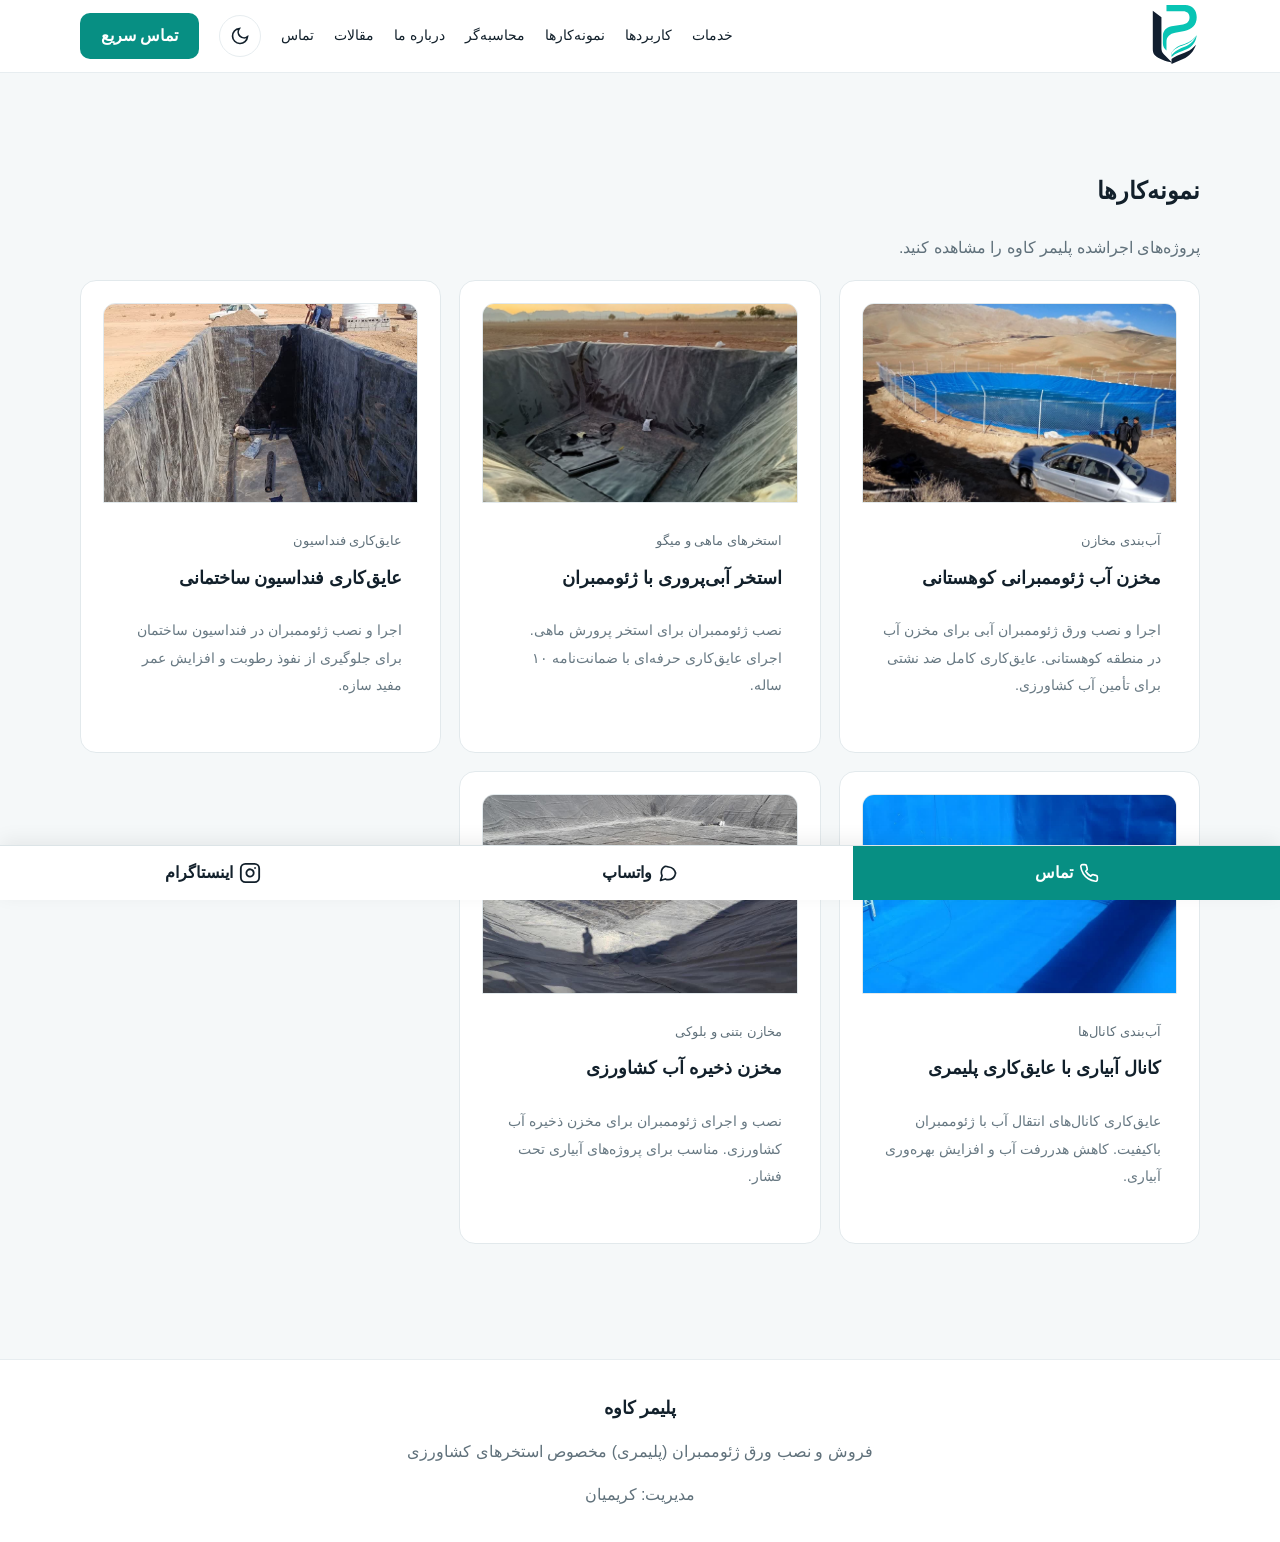
<file: projects.html>
<!doctype html><html lang="fa" dir="rtl"><head><meta charset="utf-8"><meta name="viewport" content="width=device-width,initial-scale=1"><meta name="description" content="نمونه‌کارهای پلیمر کاوه: عایق‌کاری مخازن آب، استخرهای پرورش ماهی، کانال‌های آبیاری، فنداسیون. ۱۵ سال تجربه، پروژه‌های سراسری، عکس‌های واقعی."><meta name="keywords" content="نمونه کار ژئومبرین, پروژه عایق‌کاری, استخر ماهی, مخزن آب, کانال آبیاری, فنداسیون, پلیمر کاوه"><title>نمونه‌کارهای پلیمر کاوه | پروژه‌های اجراشده ژئوممبران</title><link rel="canonical" href="https://polymer-kaveh.ir/projects.html"><meta property="og:type" content="website"><meta property="og:locale" content="fa_IR"><meta property="og:site_name" content="پلیمر کاوه"><meta property="og:title" content="نمونه‌کارهای پلیمر کاوه | پروژه‌های واقعی ژئوممبران"><meta property="og:description" content="مشاهده پروژه‌های اجراشده: مخازن آب، استخرهای پرورش ماهی، کانال‌های آبیاری، عایق‌کاری فنداسیون. عکس‌های واقعی، ۱۵ سال تجربه."><meta property="og:url" content="https://polymer-kaveh.ir/projects.html"><meta property="og:image" content="https://polymer-kaveh.ir/images/img_388c916449aa.jpg"><meta name="twitter:card" content="summary_large_image"><meta name="twitter:title" content="نمونه‌کارهای پلیمر کاوه | پروژه‌های واقعی ژئوممبران"><meta name="twitter:description" content="مشاهده پروژه‌های اجراشده: مخازن آب، استخرهای پرورش ماهی، کانال‌های آبیاری، عایق‌کاری فنداسیون. عکس‌های واقعی."><meta name="twitter:image" content="https://polymer-kaveh.ir/images/img_388c916449aa.jpg"><link rel="stylesheet" href="./assets/style.css"><script type="application/ld+json">
{
  "@context": "https://schema.org",
  "@type": "ItemList",
  "name": "نمونه‌کارهای پلیمر کاوه",
  "description": "پروژه‌های اجراشده ژئوممبران: مخازن آب، استخرهای پرورش ماهی، کانال‌های آبیاری، فنداسیون",
  "numberOfItems": 5,
  "itemListElement": [
    {
      "@type": "ListItem",
      "position": 1,
      "item": {
        "@type": "Project",
        "name": "مخزن آب ژئوممبرانی کوهستانی",
        "description": "اجرا و نصب ورق ژئوممبران آبی برای مخزن آب در منطقه کوهستانی. عایق‌کاری کامل ضد نشتی برای تأمین آب کشاورزی.",
        "image": "https://polymer-kaveh.ir/images/img_388c916449aa.webp",
        "category": "آب‌بندی مخازن"
      }
    },
    {
      "@type": "ListItem",
      "position": 2,
      "item": {
        "@type": "Project",
        "name": "استخر آبی‌پروری با ژئوممبران",
        "description": "نصب ژئوممبران برای استخر پرورش ماهی. اجرای عایق‌کاری حرفه‌ای با ضمانت‌نامه ۱۰ ساله.",
        "image": "https://polymer-kaveh.ir/images/img_12dd7c5b25bd.webp",
        "category": "استخرهای ماهی و میگو"
      }
    },
    {
      "@type": "ListItem",
      "position": 3,
      "item": {
        "@type": "Project",
        "name": "عایق‌کاری فنداسیون ساختمانی",
        "description": "اجرا و نصب ژئوممبران در فنداسیون ساختمان برای جلوگیری از نفوذ رطوبت و افزایش عمر مفید سازه.",
        "image": "https://polymer-kaveh.ir/images/img_cb2a36bf3c69.webp",
        "category": "عایق‌کاری فنداسیون"
      }
    },
    {
      "@type": "ListItem",
      "position": 4,
      "item": {
        "@type": "Project",
        "name": "کانال آبیاری با عایق‌کاری پلیمری",
        "description": "عایق‌کاری کانال‌های انتقال آب با ژئوممبران باکیفیت. کاهش هدررفت آب و افزایش بهره‌وری آبیاری.",
        "image": "https://polymer-kaveh.ir/images/img_86dba728e564.webp",
        "category": "آب‌بندی کانال‌ها"
      }
    },
    {
      "@type": "ListItem",
      "position": 5,
      "item": {
        "@type": "Project",
        "name": "مخزن ذخیره آب کشاورزی",
        "description": "نصب و اجرای ژئوممبران برای مخزن ذخیره آب کشاورزی. مناسب برای پروژه‌های آبیاری تحت فشار.",
        "image": "https://polymer-kaveh.ir/images/img_2d9690bc8e6e.webp",
        "category": "مخازن بتنی و بلوکی"
      }
    }
  ]
}
</script></head><body>
<div id="loading-overlay" aria-hidden="true"><div class="loading-spinner"><svg viewBox="0 0 50 50"><circle class="spinner-track" cx="25" cy="25" r="20" fill="none" stroke-width="4"/><circle class="spinner-fill" cx="25" cy="25" r="20" fill="none" stroke-width="4" stroke-linecap="round" stroke-dasharray="90,150"/></svg></div><span class="loading-text">پلیمر کاوه</span></div>
<header class="header"><div class="container nav"><a class="brand" href="./"><svg class="logo-svg" viewBox="0 0 400 500" aria-label="پلیمر کاوه" role="img"><!-- قسمت سرمه‌ای سمت چپ --><path class="logo-dark" d="M75 75 L135 120 L135 335 C135 350 140 365 150 375 L210 435 C165 425 115 410 88 382 C78 371 75 357 75 340 Z"/><!-- فرم اصلی سبز --><path class="logo-green" d="M170 35 L300 35 C350 35 380 70 380 120 C380 175 345 205 295 215 L230 228 C195 235 170 255 170 290 L170 350 C155 338 145 322 145 300 L145 250 C145 215 168 190 205 183 L285 170 C315 165 330 148 330 120 C330 94 313 78 285 78 L170 78 Z"/><!-- سبز پایینی --><path class="logo-green" d="M205 365 C225 335 245 320 280 310 C325 297 352 280 380 245 C374 292 350 325 310 342 C270 359 235 367 205 395 Z"/><!-- بخش سرمه‌ای پایینی --><path class="logo-dark" d="M205 410 C240 385 270 380 310 360 C337 347 357 330 375 310 C360 355 330 390 285 410 L205 445 Z"/><!-- جداکننده سفید/پس‌زمینه --><path class="logo-background" d="M205 365 C230 337 255 325 292 313 C330 301 354 280 378 248 C358 287 334 310 300 323 C263 338 230 350 205 385 Z"/></svg></a><nav class="navlinks"><a href="./#services">خدمات</a><a href="./#applications">کاربردها</a><a href="./projects.html">نمونه‌کارها</a><a href="./calculator.html">محاسبه‌گر</a><a href="./about.html">درباره ما</a><a href="./blog.html">مقالات</a><a href="./#contact">تماس</a></nav><button class="hamburger" aria-label="منو" aria-expanded="false" aria-controls="nav-menu"><span class="hamburger-line"></span><span class="hamburger-line"></span><span class="hamburger-line"></span></button><button class="theme-toggle" aria-label="تغییر تم" title="تغییر تم"><svg class="sun-icon" style="display:none" viewBox="0 0 24 24" fill="none" stroke="currentColor" stroke-width="2"><circle cx="12" cy="12" r="5"/><line x1="12" y1="1" x2="12" y2="3"/><line x1="12" y1="21" x2="12" y2="23"/><line x1="4.22" y1="4.22" x2="5.64" y2="5.64"/><line x1="18.36" y1="18.36" x2="19.78" y2="19.78"/><line x1="1" y1="12" x2="3" y2="12"/><line x1="21" y1="12" x2="23" y2="12"/><line x1="4.22" y1="19.78" x2="5.64" y2="18.36"/><line x1="18.36" y1="5.64" x2="19.78" y2="4.22"/></svg><svg class="moon-icon" viewBox="0 0 24 24" fill="none" stroke="currentColor" stroke-width="2"><path d="M21 12.79A9 9 0 1 1 11.21 3 7 7 0 0 0 21 12.79z"/></svg></button><a class="btn btn-primary" data-phone1-link href="tel:09133282241">تماس سریع</a></div></header>
<nav class="navlinks" id="nav-menu" role="navigation"><a href="./#services">خدمات</a><a href="./#applications">کاربردها</a><a href="./projects.html">نمونه‌کارها</a><a href="./calculator.html">محاسبه‌گر</a><a href="./about.html">درباره ما</a><a href="./blog.html">مقالات</a><a href="./#contact">تماس</a></nav>
<main><section class="section"><div class="container"><h1 class="reveal">نمونه‌کارها</h1><p class="lead reveal">پروژه‌های اجراشده پلیمر کاوه را مشاهده کنید.</p><div class="grid project-grid" data-projects></div></div></section></main>
<footer class="footer"><div class="container"><strong data-site-name>پلیمر کاوه</strong><p>فروش و نصب ورق ژئوممبران (پلیمری) مخصوص استخرهای کشاورزی</p><p>مدیریت: کریمیان</p></div></footer>
<div class="bottom-bar"><a data-phone1-link href="tel:09133282241"><svg width="20" height="20" viewBox="0 0 24 24" fill="none" stroke="currentColor" stroke-width="2" stroke-linecap="round" stroke-linejoin="round"><path d="M22 16.92v3a2 2 0 0 1-2.18 2 19.79 19.79 0 0 1-8.63-3.07 19.5 19.5 0 0 1-6-6 19.79 19.79 0 0 1-3.07-8.67A2 2 0 0 1 4.11 2h3a2 2 0 0 1 2 1.72 12.84 12.84 0 0 0 .7 2.81 2 2 0 0 1-.45 2.11L8.09 9.91a16 16 0 0 0 6 6l1.27-1.27a2 2 0 0 1 2.11-.45 12.84 12.84 0 0 0 2.81.7A2 2 0 0 1 22 16.92z"></path></svg><span>تماس</span></a><a data-whatsapp href="https://wa.me/989133282241" target="_blank" rel="noopener"><svg width="20" height="20" viewBox="0 0 24 24" fill="none" stroke="currentColor" stroke-width="2" stroke-linecap="round" stroke-linejoin="round"><path d="M21 11.5a8.38 8.38 0 0 1-.9 3.8 8.5 8.5 0 0 1-7.6 4.7 8.38 8.38 0 0 1-3.8-.9L3 21l1.9-5.7a8.38 8.38 0 0 1-.9-3.8 8.5 8.5 0 0 1 4.7-7.6 8.38 8.38 0 0 1 3.8.9h.5a8.48 8.48 0 0 1 8 8v.5z"></path></svg><span>واتساپ</span></a><a href="https://instagram.com/abbasnanopolimer" target="_blank" rel="noopener" aria-label="اینستاگرام پلیمر کاوه" class="instagram-link"><svg width="20" height="20" viewBox="0 0 24 24" fill="none" stroke="currentColor" stroke-width="2" stroke-linecap="round" stroke-linejoin="round"><rect width="20" height="20" x="2" y="2" rx="5" ry="5"></rect><path d="M16 11.37A4 4 0 1 1 12.63 8 4 4 0 0 1 16 11.37z"></path><line x1="17.5" y1="6.5" x2="17.51" y2="6.5"></line></svg><span>اینستاگرام</span></a></div>
<script src="./assets/app.js" defer></script></body></html>
</file>
<file: assets/style.css>
:root{
  --primary:#078f83;
  --primary-dark:#056b60;
  --primary-light:#e8f7f5;
  --bg:#f5f8f9;
  --card:#fff;
  --border:#e7edf0;
  --text:#12202b;
  --text-muted:#60717b;
  --danger:#c0392b;
  --success:#078f83;
  --warning:#e8a838;
  --shadow:0 2px 12px rgba(18,32,43,.08);
  --shadow-lg:0 8px 30px rgba(18,32,43,.12);
  --radius:14px;
  --radius-sm:10px;
  --transition:.25s ease;
  --header-bg:#fff;
  --header-border:#e7edf0;
  --nav-bg:#fff;
  --nav-border:#e7edf0;
  --hero-card-bg:#fff;
  --hero-card-text:#142530;
  --hero-card-shadow:#0003;
  --trust-bg:#fff;
  --trust-border:#e3eaed;
  --feature-bg:#fff;
  --feature-border:#e3eaed;
  --card-bg:#fff;
  --card-border:#e2e9ec;
  --use-card-bg:#fff;
  --use-card-border:#dfe7ea;
  --section-alt-bg:#f5f8f9;
  --footer-bg:#fff;
  --bottom-bar-bg:#fff;
  --bottom-bar-border:#dce4e7;
  --muted-color:#687983;
  --input-bg:#fff;
  --input-border:#e7edf0;
  --overlay-bg:rgba(0,0,0,0.4);
  --lightbox-bg:rgba(0,0,0,0.9);
  --mobile-nav-bg:#fff;
  --mobile-nav-border:#e7edf0;
  --mobile-link-hover:#f5faf9;
  /* Logo variables - match logo.html */
  --logo-dark:#111e2f;
  --logo-green:#08C4B4;
  --logo-bg:#ffffff;
  /* CTA Calculator section for light mode */
  --cta-calc-bg:linear-gradient(135deg,var(--primary-light),var(--primary));
  --cta-calc-text:var(--primary-dark);
  --cta-calc-btn-bg:#fff;
  --cta-calc-btn-text:var(--primary);
  /* Touch-follow gradient variables */
  --mouse-x:50%;
  --mouse-y:50%;
  --glow-size:400px;
  --glow-opacity:0.25;
  --glow-color:var(--primary);
  --card-glow-x:50%;
  --card-glow-y:50%;
  --card-glow-opacity:0;
}
[data-theme="dark"]{
  --bg:#0f172a;
  --card:#1e293b;
  --border:#334155;
  --text:#f1f5f9;
  --text-muted:#94a3b8;
  --primary:#0ac8b5;
  --primary-dark:#089789;
  --primary-light:#0d3d3a;
  --shadow:0 2px 12px rgba(0,0,0,.3);
  --shadow-lg:0 8px 30px rgba(0,0,0,.4);
  --danger:#f87171;
  --success:#10b981;
  --warning:#fbbf24;
  --header-bg:#1e293b;
  --header-border:#334155;
  --nav-bg:#1e293b;
  --nav-border:#334155;
  --hero-card-bg:#1e293b;
  --hero-card-text:#f1f5f9;
  --hero-card-shadow:#0005;
  --trust-bg:#1e293b;
  --trust-border:#334155;
  --feature-bg:#1e293b;
  --feature-border:#334155;
  --card-bg:#1e293b;
  --card-border:#334155;
  --use-card-bg:#1e293b;
  --use-card-border:#334155;
  --section-alt-bg:#111827;
  --footer-bg:#1e293b;
  --bottom-bar-bg:#1e293b;
  --bottom-bar-border:#334155;
  --muted-color:#94a3b8;
  --input-bg:#1e293b;
  --input-border:#334155;
  --overlay-bg:rgba(0,0,0,0.6);
  --lightbox-bg:rgba(0,0,0,0.95);
  --mobile-nav-bg:#1e293b;
  --mobile-nav-border:#334155;
  --mobile-link-hover:#1e3a3a;
  /* Logo variables for dark mode */
  --logo-dark:#e8eef7;
  --logo-green:#08C4B4;
  --logo-bg:#0b1220;
  /* Touch-follow gradient variables for dark mode */
  --glow-opacity:0.35;
  --glow-color:var(--primary);
  /* CTA Calculator section for dark mode */
  --cta-calc-bg:linear-gradient(135deg,#0d3d3a,#078f83);
  --cta-calc-text:#e8f7f5;
  --cta-calc-btn-bg:#e8f7f5;
  --cta-calc-btn-text:#078f83;
}

/* ========================================
   Calculator Page Styles
   ======================================== */

/* Simple results list */
.results-simple{
  list-style:none;
  margin:0 0 18px;
  padding:0;
}
.results-simple li{
  display:flex;
  justify-content:space-between;
  align-items:center;
  gap:12px;
  padding:12px 0;
  border-bottom:1px solid var(--border);
}
.results-simple li:last-child{
  border-bottom:none;
}
.results-simple span:first-child{
  color:var(--text-muted);
}
.results-simple strong{
  color:var(--text);
  font-size:1.05rem;
  white-space:nowrap;
}

.calculator-cta{
  background:var(--cta-calc-bg);
  color:var(--cta-calc-text);
}
.calculator-cta h2,
.calculator-cta p{
  color:var(--cta-calc-text);
}

.calc-form{
  display:flex;
  flex-direction:column;
  gap:16px;
}
.calc-form .form-group{
  display:flex;
  flex-direction:column;
  gap:6px;
}
.calc-form label{
  font-weight:700;
  font-size:.9rem;
  color:var(--text);
}
.required{
  color:var(--danger);
  margin-right:2px;
}
.calc-form input,
.calc-form select{
  padding:12px 14px;
  border:1px solid var(--input-border);
  border-radius:var(--radius-sm);
  background:var(--input-bg);
  color:var(--text);
  font:inherit;
  font-size:1rem;
  transition:border-color var(--transition),box-shadow var(--transition);
}
.calc-form input:focus,
.calc-form select:focus{
  outline:none;
  border-color:var(--primary);
  box-shadow:0 0 0 3px var(--primary-light);
}
.calc-form input::placeholder{
  color:var(--text-muted);
}
.form-hint{
  font-size:.75rem;
  color:var(--text-muted);
}
.form-row{
  display:grid;
  grid-template-columns:1fr 1fr;
  gap:12px;
}

.card-head{
  margin-bottom:16px;
  padding-bottom:12px;
  border-bottom:1px solid var(--card-border);
}
.card-head h2{
  margin:0;
  font-size:1.1rem;
}

.results-card{
  animation:fadeInUp .4s ease;
}
@keyframes fadeInUp{
  from{opacity:0;transform:translateY(16px)}
  to{opacity:1;transform:translateY(0)}
}

.result-grid{
  display:grid;
  grid-template-columns:repeat(2,1fr);
  gap:12px;
  margin-bottom:20px;
}
.result-item{
  background:var(--feature-bg);
  border:1px solid var(--feature-border);
  border-radius:var(--radius);
  padding:16px;
  text-align:center;
  transition:background var(--transition),border-color var(--transition);
}
.result-item.primary{
  grid-column:span 2;
  background:var(--primary-light);
  border-color:var(--primary);
}
.result-label{
  display:block;
  font-size:.75rem;
  font-weight:700;
  color:var(--text-muted);
  text-transform:uppercase;
  letter-spacing:.5px;
  margin-bottom:6px;
}
.result-value{
  display:block;
  font-size:1.5rem;
  font-weight:900;
  color:var(--text);
  line-height:1.2;
}
.result-item.primary .result-value{
  color:var(--primary);
}
.result-unit{
  display:block;
  font-size:.7rem;
  color:var(--text-muted);
  margin-top:2px;
}

.result-actions{
  display:flex;
  gap:10px;
  flex-wrap:wrap;
}
.result-actions .btn{
  flex:1;
  min-width:160px;
}

.formula-details{
  margin-top:20px;
  border:1px solid var(--border);
  border-radius:var(--radius);
  background:var(--bg);
}
.formula-details summary{
  padding:12px 16px;
  font-weight:700;
  cursor:pointer;
  list-style:none;
  display:flex;
  align-items:center;
  justify-content:space-between;
  color:var(--text);
}
.formula-details summary::after{
  content:'▼';
  font-size:.7rem;
  color:var(--text-muted);
  transition:transform var(--transition);
}
.formula-details[open] summary::after{
  transform:rotate(180deg);
}
.formula-details summary::-webkit-details-marker{
  display:none;
}
.formula-content{
  padding:0 16px 16px;
  font-size:.85rem;
  line-height:1.8;
  color:var(--text);
}
.formula-content h4{
  margin:12px 0 8px;
  font-size:.9rem;
  color:var(--primary);
}
.formula-content ul{
  margin:0;
  padding-right:20px;
}
.formula-content li{
  margin:4px 0;
}
.formula-content small{
  color:var(--text-muted);
}

@media(max-width:600px){
  .result-grid{
    grid-template-columns:1fr;
  }
  .result-item.primary{
    grid-column:auto;
  }
  .form-row{
    grid-template-columns:1fr;
  }
  .result-actions .btn{
    flex:1 1 100%;
  }
}

/* 1. Hero Spotlight - radial gradient following mouse */
.hero{
  position:relative;
  overflow:hidden;
}
.hero::before{
  content:"";
  position:absolute;
  inset:0;
  pointer-events:none;
  background:radial-gradient(circle var(--glow-size) at var(--mouse-x) var(--mouse-y), var(--glow-color) var(--glow-opacity), transparent 70%);
  opacity:0;
  transition:opacity 0.3s ease;
  z-index:0;
}
.hero:hover::before{
  opacity:1;
}
.hero > *{
  position:relative;
  z-index:1;
}

/* 2. Full-page Ambient Glow (subtle, on body) */
body::after{
  content:"";
  position:fixed;
  inset:0;
  pointer-events:none;
  background:radial-gradient(circle 500px at var(--mouse-x) var(--mouse-y), var(--glow-color) calc(var(--glow-opacity) * 0.5), transparent 80%);
  opacity:0;
  transition:opacity 0.5s ease;
  z-index:-1;
}
body.has-mouse::after{
  opacity:1;
}

/* 3. Card Magnetic Glow */
.card.project,
.use-card,
.feature{
  position:relative;
  overflow:hidden;
}
.card.project::before,
.use-card::before,
.feature::before{
  content:"";
  position:absolute;
  inset:-2px;
  border-radius:inherit;
  background:radial-gradient(circle 200px at var(--card-glow-x) var(--card-glow-y), var(--glow-color) var(--card-glow-opacity), transparent 70%);
  pointer-events:none;
  opacity:var(--card-glow-opacity);
  transition:opacity 0.2s ease;
  z-index:-1;
}

/* 4. SVG Logo Reactive Glow */
.logo-svg{
  filter:drop-shadow(0 0 0 transparent);
  transition:filter 0.3s ease;
}
.logo-svg.glowing{
  filter:drop-shadow(0 0 30px var(--primary)) drop-shadow(0 0 60px var(--primary));
}

/* 5. Desktop Mouse-Following Gradient (always active on desktop) */
@media (min-width: 1024px) {
  .hero{
    background: 
      linear-gradient(135deg, #071c2c, #123b50),
      radial-gradient(circle 600px at var(--mouse-x) var(--mouse-y), var(--primary) 0%, transparent 60%);
    background-blend-mode: normal, screen;
  }
  
  /* Subtle gradient trail on sections */
  .section:not(.alt)::before{
    content:"";
    position:absolute;
    inset:0;
    pointer-events:none;
    background:radial-gradient(circle 300px at var(--mouse-x) var(--mouse-y), var(--primary) 0.08, transparent 70%);
    opacity:0;
    transition:opacity 0.4s ease;
    z-index:0;
  }
  .section:not(.alt):hover::before{
    opacity:1;
  }
  .section:not(.alt) > *{
    position:relative;
    z-index:1;
  }
}
@media(prefers-reduced-motion:reduce){
  .hero::before,
  body::after,
  .card.project::before,
  .use-card::before,
  .feature::before{
    display:none !important;
  }
  .logo-svg{
    filter:none !important;
  }
  @media (min-width: 1024px) {
    .hero{
      background: linear-gradient(135deg, #071c2c, #123b50) !important;
    }
    .section:not(.alt)::before{
      display:none !important;
    }
  }
}
#loading-overlay{position:fixed;inset:0;background:var(--bg);z-index:9999;display:flex;flex-direction:column;align-items:center;justify-content:center;transition:opacity .4s ease,visibility .4s ease}.loading-spinner{width:60px;height:60px;animation:spin 1s linear infinite}.spinner-track{stroke:var(--border)}.spinner-fill{stroke:var(--primary);transform-origin:center;animation:dash 1.5s ease-in-out infinite}@keyframes spin{to{transform:rotate(360deg)}}@keyframes dash{0%{stroke-dashoffset:0;stroke-dasharray:1,150}50%{stroke-dashoffset:-40;stroke-dasharray:90,150}100%{stroke-dashoffset:-120;stroke-dasharray:90,150}}.loading-text{margin-top:16px;font:700 1.1rem/1 var(--text);color:var(--text)}#loading-overlay.hidden{opacity:0;visibility:hidden;pointer-events:none}
*{box-sizing:border-box}html{scroll-behavior:smooth}body{margin:0;font-family:Tahoma,Arial,sans-serif;background:var(--bg);color:var(--text);line-height:1.9;transition:background var(--transition),color var(--transition);min-height:100vh;display:flex;flex-direction:column}main{flex:1 0 auto;width:100%}a{color:inherit;text-decoration:none}.container{width:min(1120px,92%);margin:auto}.header{position:sticky;top:0;z-index:30;background:var(--header-bg);border-bottom:1px solid var(--header-border);transition:background var(--transition),border-color var(--transition)}.nav{min-height:68px;display:flex;align-items:center;gap:20px}.brand{font-weight:900;font-size:1.15rem;margin-left:auto;display:flex;align-items:center;gap:10px}.brand span{color:var(--primary)}.logo-img{height:72px;width:auto;border-radius:8px;object-fit:contain}.logo-svg{height:72px;width:auto;display:block}

/* SVG Logo Colors */
.logo-dark{fill:var(--logo-dark);transition:fill var(--transition)}
.logo-green{fill:var(--logo-green);transition:fill var(--transition)}
.logo-background{fill:var(--logo-bg);transition:fill var(--transition)}

@media(max-width:800px){
  .logo-img,.logo-svg{height:60px}
}

/* Theme Toggle Button */
.theme-toggle{display:flex;align-items:center;justify-content:center;width:42px;height:42px;border-radius:50%;background:var(--card);border:1px solid var(--border);color:var(--text);cursor:pointer;transition:all var(--transition);font-size:1.2rem}.theme-toggle:hover{background:var(--primary-light);border-color:var(--primary);color:var(--primary)}.theme-toggle:focus{outline:none;box-shadow:0 0 0 3px var(--primary-light)}.theme-toggle svg{width:20px;height:20px}

/* Hamburger Menu */
.hamburger{display:none;flex-direction:column;justify-content:space-between;width:28px;height:20px;background:none;border:none;cursor:pointer;padding:0;z-index:40}.hamburger-line{display:block;width:100%;height:3px;background:var(--text);border-radius:2px;transition:all 0.3s ease}.hamburger[aria-expanded="true"] .hamburger-line:nth-child(1){transform:translateY(8.5px) rotate(45deg)}.hamburger[aria-expanded="true"] .hamburger-line:nth-child(2){opacity:0}.hamburger[aria-expanded="true"] .hamburger-line:nth-child(3){transform:translateY(-8.5px) rotate(-45deg)}

/* Desktop Navigation */
.navlinks{display:flex;gap:20px;font-size:.9rem}.navlinks a:hover{color:var(--primary)}

/* Standalone navlinks (mobile sidebar) - hidden on desktop */
#nav-menu.navlinks{display:none}

/* Mobile Navigation */
@media(max-width:800px){
  .hamburger{display:flex}
  .header .navlinks{display:none}
  #nav-menu.navlinks{position:fixed;top:0;right:-100%;width:min(300px,85vw);height:100vh;background:var(--mobile-nav-bg);display:flex;flex-direction:column;padding:100px 24px 32px;gap:16px;box-shadow:-8px 0 30px rgba(0,0,0,0.12);transition:right 0.3s ease;z-index:35;border-left:1px solid var(--mobile-nav-border);pointer-events:auto}
  #nav-menu.navlinks.open{right:0}
  #nav-menu.navlinks a{font-size:1.1rem;padding:12px 0;border-bottom:1px solid var(--mobile-nav-border);width:100%;text-align:right;pointer-events:auto;position:relative;z-index:1}
  #nav-menu.navlinks a:last-child{border-bottom:none}
  #nav-menu.navlinks a:hover{color:var(--primary);background:var(--mobile-link-hover);border-radius:8px;padding-right:12px}
  .nav-overlay{display:none;position:fixed;inset:0;background:var(--overlay-bg);z-index:30;opacity:0;transition:opacity 0.3s ease}
  .nav-overlay.visible{display:block;opacity:1}
}

/* Base Styles */
.btn{display:inline-flex;align-items:center;justify-content:center;min-height:46px;padding:0 20px;border-radius:10px;font-weight:800;border:1px solid transparent;transition:all var(--transition)}.btn-primary{background:var(--primary);color:#fff}.btn-primary:hover{background:var(--primary-dark)}.btn-light{background:var(--primary-light);color:var(--primary)}.btn-outline{background:transparent;border-color:var(--border);color:var(--text)}.btn-outline:hover{border-color:var(--primary);color:var(--primary)}.hero{background:linear-gradient(135deg,#071c2c,#123b50);color:#fff;padding:90px 0}.hero-grid{display:grid;grid-template-columns:1.35fr .65fr;gap:40px;align-items:center}.eyebrow{color:#72d7cc;font-weight:800}.hero h1{font-size:clamp(2rem,5vw,3.8rem);line-height:1.25;margin:15px 0}.hero p{color:#d8e5e9;max-width:680px}.trust{display:flex;gap:12px;flex-wrap:wrap;margin:22px 0}.trust span,.feature{background:var(--trust-bg);border:1px solid var(--trust-border);border-radius:14px;padding:12px 16px;transition:background var(--transition),border-color var(--transition)}.trust span{background:#ffffff12;border-color:#ffffff25}.actions{display:flex;gap:10px;flex-wrap:wrap}.hero-card{background:var(--hero-card-bg);color:var(--hero-card-text);border-radius:20px;padding:28px;box-shadow:0 20px 50px var(--hero-card-shadow);transition:background var(--transition),color var(--transition)}.hero-card strong{display:block;font-size:1.35rem;margin:8px 0 20px}.phone-list{display:grid;gap:8px}.phone{font-size:1.2rem;font-weight:900;color:var(--primary)}.section{padding:75px 0}.alt{background:var(--section-alt-bg);transition:background var(--transition)}.section-head{display:flex;justify-content:space-between;gap:20px;align-items:end;margin-bottom:30px}.section h2{font-size:clamp(1.7rem,4vw,2.5rem);line-height:1.3;margin:0 0 8px}.lead{color:var(--text-muted);max-width:750px}.grid{display:grid;gap:18px}.cards-3{grid-template-columns:repeat(3,1fr)}.features{display:grid;grid-template-columns:repeat(3,1fr);gap:14px}.feature{display:grid;gap:4px}.feature span,.card p{color:var(--muted-color)}.card{background:var(--card-bg);border:1px solid var(--card-border);border-radius:16px;padding:22px;transition:background var(--transition),border-color var(--transition)}.card h3{margin:8px 0}.icon{font-weight:900;color:var(--primary)}.use-grid{grid-template-columns:repeat(3,1fr)}.use-card{background:var(--use-card-bg);border:1px solid var(--use-card-border);border-radius:16px;padding:24px 20px;text-align:center;transition:transform .2s,box-shadow .2s,background var(--transition),border-color var(--transition)}.use-card:hover{transform:translateY(-4px);box-shadow:0 12px 30px #0002}.use-card h3{margin-bottom:8px}.project-grid{grid-template-columns:repeat(auto-fill,minmax(280px,1fr))}.card.project{display:flex;flex-direction:column}.card.project a{display:block}.card.project img{width:100%;height:200px;object-fit:cover;border-radius:12px 12px 0 0;border:1px solid var(--card-border)}.project-body{padding:16px;display:flex;flex-direction:column;flex:1}.project-body small{color:var(--text-muted);font-size:.8rem}.project-body h3{font-size:1.1rem;margin:8px 0}.project-body p{color:var(--muted-color);font-size:.9rem;flex:1}.cta{background:var(--card);border:1px solid var(--border);border-radius:var(--radius);padding:40px;transition:background var(--transition),border-color var(--transition)}.contact-grid{display:grid;grid-template-columns:1.5fr 1fr;gap:40px;align-items:center}.contact-number{display:block;font-size:1.5rem;font-weight:900;color:var(--primary);margin-bottom:12px}.footer{background:var(--footer-bg);border-top:1px solid var(--border);padding:30px 0;margin-top:40px;transition:background var(--transition),border-color var(--transition)}.footer .container{display:flex;justify-content:space-between;gap:20px;flex-wrap:wrap;align-items:center}.footer strong{font-size:1.1rem}.footer p{color:var(--text-muted)}.credit{font-size:.8rem;opacity:.6}.bottom-bar{display:grid;grid-template-columns:1fr 1fr;position:fixed;bottom:0;left:0;right:0;z-index:50;background:var(--bottom-bar-bg);border-top:1px solid var(--bottom-bar-border);box-shadow:0 -5px 20px #0001;transition:background var(--transition),border-color var(--transition)}.bottom-bar a{text-align:center;padding:10px;font-weight:900}.bottom-bar a:first-child{color:#fff;background:var(--primary)}.muted{color:var(--text-muted)}

/* Footer */
.footer{background:var(--footer-bg);border-top:1px solid var(--border);padding:32px 0;transition:background var(--transition),border-color var(--transition)}.footer .container{display:flex;flex-direction:column;align-items:center;gap:12px;text-align:center}.footer p{margin:0}.credit{font-size:.85rem;color:var(--text-muted)}

/* Bottom Bar */
.bottom-bar{display:grid;grid-template-columns:1fr 1fr 1fr;position:fixed;bottom:0;left:0;right:0;z-index:50;background:var(--bottom-bar-bg);border-top:1px solid var(--bottom-bar-border);box-shadow:0 -5px 20px #0001;transition:background var(--transition),border-color var(--transition)}.bottom-bar a{display:flex;align-items:center;justify-content:center;gap:6px;padding:12px 8px;font-weight:900;text-decoration:none}.bottom-bar a:first-child{color:#fff;background:var(--primary)}.bottom-bar a:nth-child(2){color:var(--text);background:var(--bottom-bar-bg)}.bottom-bar a:nth-child(2):hover{color:var(--primary);background:var(--primary-light)}.instagram-link{color:var(--text);background:var(--bottom-bar-bg);transition:all var(--transition)}.instagram-link:hover{color:var(--primary);background:var(--primary-light)}.instagram-link svg{width:22px;height:22px}

/* Lightbox */
.lightbox{position:fixed;inset:0;background:var(--lightbox-bg);z-index:100;display:flex;align-items:center;justify-content:center;padding:20px;animation:fadeIn .2s ease}.lightbox img{max-width:100%;max-height:90vh;object-fit:contain;border-radius:8px;box-shadow:0 20px 60px #0005}.lightbox button{position:absolute;top:20px;left:20px;width:44px;height:44px;border-radius:50%;background:var(--card);border:1px solid var(--border);color:var(--text);font-size:1.5rem;cursor:pointer;display:flex;align-items:center;justify-content:center;z-index:101;transition:all var(--transition)}.lightbox button:hover{background:var(--primary);color:#fff;border-color:var(--primary)}@keyframes fadeIn{from{opacity:0}to{opacity:1}}

/* Responsive */
@media(max-width:800px){
  .hero{padding:60px 0}.hero-grid,.contact-grid{grid-template-columns:1fr}.cards-3,.features,.use-grid,.project-grid{grid-template-columns:1fr}.section{padding:55px 0}.section-head{align-items:start;flex-direction:column}.footer .container{flex-direction:column;text-align:center}.footer{padding-bottom:80px}
}
@media(max-width:480px){
  .hero-card{padding:20px}.hero h1{font-size:2rem}.cta{padding:24px}.trust span,.feature{padding:10px 12px}.card{padding:16px}
}

/* Smooth theme transition for all elements */
*,*::before,*::after{transition:background-color var(--transition),border-color var(--transition),color var(--transition),box-shadow var(--transition)}

/* ========================================
   Scroll Reveal Animations
   ======================================== */
.reveal{opacity:0;transform:translateY(24px);transition:opacity 0.6s ease-out,transform 0.6s ease-out}.reveal.visible{opacity:1;transform:translateY(0)}
.reveal-fade{opacity:0;transition:opacity 0.6s ease-out}.reveal-fade.visible{opacity:1}
.reveal-slide-right{opacity:0;transform:translateX(30px);transition:opacity 0.6s ease-out,transform 0.6s ease-out}.reveal-slide-right.visible{opacity:1;transform:translateX(0)}
.reveal-scale{opacity:0;transform:scale(0.95);transition:opacity 0.6s ease-out,transform 0.6s ease-out}.reveal-scale.visible{opacity:1;transform:scale(1)}

/* Stagger delays */
.reveal:nth-child(1){transition-delay:0ms}.reveal:nth-child(2){transition-delay:80ms}.reveal:nth-child(3){transition-delay:160ms}.reveal:nth-child(4){transition-delay:240ms}.reveal:nth-child(5){transition-delay:320ms}.reveal:nth-child(6){transition-delay:400ms}.reveal:nth-child(7){transition-delay:480ms}.reveal:nth-child(8){transition-delay:560ms}

/* Reduced motion */
@media(prefers-reduced-motion:reduce){.reveal,.reveal-fade,.reveal-slide-right,.reveal-scale{opacity:1;transform:none;transition:none}.reveal.visible,.reveal-fade.visible,.reveal-slide-right.visible,.reveal-scale.visible{opacity:1;transform:none}}

/* Toast Notifications */
.toast{position:fixed;bottom:90px;left:50%;transform:translateX(-50%) translateY(100px);background:var(--card);color:var(--text);padding:12px 20px;border-radius:8px;box-shadow:0 10px 30px #0003;border:1px solid var(--border);font-size:.9rem;font-weight:600;z-index:1000;opacity:0;transition:opacity .3s,transform .3s}.toast.visible{opacity:1;transform:translateX(-50%) translateY(0)}@media(max-width:480px){.toast{left:16px;right:16px;transform:none;bottom:85px}.toast.visible{transform:none}}

/* Scroll to Top Button */
.scroll-to-top{position:fixed;bottom:90px;left:20px;width:44px;height:44px;border-radius:50%;background:var(--primary);color:#fff;border:none;cursor:pointer;display:flex;align-items:center;justify-content:center;box-shadow:0 4px 15px #0003;opacity:0;visibility:hidden;transform:translateY(20px);transition:all .3s ease;z-index:100}.scroll-to-top.visible{opacity:1;visibility:visible;transform:translateY(0)}.scroll-to-top:hover{background:var(--primary-dark);transform:translateY(-2px)}@media(max-width:480px){.scroll-to-top{bottom:85px;left:16px;width:40px;height:40px}}

/* Clickable Phone Numbers (non-link) */
[data-phone1],[data-phone2]{cursor:pointer;transition:color var(--transition)}[data-phone1]:hover,[data-phone2]:hover{color:var(--primary)}[data-phone1]:focus-visible,[data-phone2]:focus-visible{outline:2px solid var(--primary);outline-offset:2px;border-radius:4px}

/* ========================================
   Calculator Page Styles
   ======================================== */
.calculator-form,
.calculator-results{
  padding:24px;
}
.calculator-form h2,
.calculator-results h2{
  margin:0 0 20px;
  font-size:1.25rem;
  color:var(--text);
}
.form-group{
  margin-bottom:16px;
}
.form-group label{
  display:block;
  margin-bottom:6px;
  font-weight:700;
  font-size:.9rem;
  color:var(--text);
}
.form-group input,
.form-group select{
  width:100%;
  padding:12px 14px;
  border:1px solid var(--input-border);
  border-radius:var(--radius-sm);
  background:var(--input-bg);
  color:var(--text);
  font:inherit;
  font-size:1rem;
  transition:border-color var(--transition),box-shadow var(--transition);
}
.form-group input:focus,
.form-group select:focus{
  outline:none;
  border-color:var(--primary);
  box-shadow:0 0 0 3px var(--primary-light);
}
.form-group input::placeholder{
  color:var(--text-muted);
}
.form-row{
  display:grid;
  grid-template-columns:1fr 1fr;
  gap:12px;
}
.form-actions{
  display:flex;
  gap:10px;
  flex-wrap:wrap;
  margin-top:8px;
}
.form-actions .btn{
  flex:1;
  min-width:140px;
}
.result-card{
  display:flex;
  flex-direction:column;
  align-items:center;
  text-align:center;
  padding:24px 16px;
  background:var(--card-bg);
  border:1px solid var(--card-border);
  border-radius:var(--radius);
  margin-bottom:16px;
  transition:transform .2s,box-shadow .2s;
}
.result-card:hover{
  transform:translateY(-2px);
  box-shadow:var(--shadow-lg);
}
.result-card.primary{
  background:var(--primary-light);
  border-color:var(--primary);
}
.result-icon{
  font-size:2.5rem;
  margin-bottom:8px;
}
.result-value{
  font-size:2rem;
  font-weight:900;
  color:var(--text);
  line-height:1.2;
  margin-bottom:4px;
}
.result-card.primary .result-value{
  color:var(--primary);
}
.result-label{
  font-size:.85rem;
  color:var(--text-muted);
  font-weight:600;
}
.results-detail{
  margin-top:16px;
  padding-top:16px;
  border-top:1px solid var(--border);
}
.results-detail h3{
  margin:0 0 12px;
  font-size:1rem;
  color:var(--text);
}
.detail-list{
  display:grid;
  grid-template-columns:1fr 1fr;
  gap:8px 16px;
  margin:0;
  font-size:.9rem;
}
.detail-list dt{
  color:var(--text-muted);
  font-weight:500;
}
.detail-list dd{
  margin:0;
  font-weight:700;
  color:var(--text);
}
.result-cta{
  margin-top:20px;
  padding-top:16px;
  border-top:1px solid var(--border);
  text-align:center;
}
.result-cta p{
  margin:0 0 12px;
  font-size:.9rem;
  color:var(--text-muted);
}
.result-cta .actions{
  display:flex;
  gap:10px;
  justify-content:center;
  flex-wrap:wrap;
}
.result-cta .btn{
  min-width:150px;
}

/* Formula Accordion */
.formula-accordion{
  border:1px solid var(--border);
  border-radius:var(--radius);
  background:var(--card-bg);
  overflow:hidden;
}
.formula-accordion summary{
  padding:16px 20px;
  font-weight:700;
  font-size:1rem;
  cursor:pointer;
  list-style:none;
  display:flex;
  align-items:center;
  justify-content:space-between;
  color:var(--text);
  background:var(--bg);
  border-bottom:1px solid var(--border);
  transition:background var(--transition);
}
.formula-accordion summary:hover{
  background:var(--primary-light);
  color:var(--primary);
}
.formula-accordion summary::after{
  content:'▼';
  font-size:.7rem;
  color:var(--text-muted);
  transition:transform var(--transition);
}
.formula-accordion[open] summary::after{
  transform:rotate(180deg);
}
.formula-accordion summary::-webkit-details-marker{
  display:none;
}
.accordion-content{
  padding:20px;
  font-size:.85rem;
  line-height:1.8;
  color:var(--text);
  overflow-x:auto;
}
.accordion-content h4{
  margin:16px 0 8px;
  font-size:.95rem;
  color:var(--primary);
}
.accordion-content h4:first-child{
  margin-top:0;
}
.accordion-content pre{
  margin:8px 0;
  padding:12px;
  background:var(--bg);
  border:1px solid var(--border);
  border-radius:var(--radius-sm);
  overflow-x:auto;
  font-family:'Fira Code','Consolas',monospace;
  font-size:.8rem;
  line-height:1.6;
}
.accordion-content code{
  font-family:inherit;
  color:var(--text);
}

/* Calculator Grid - Responsive Layout */
.calculator-grid{
  display:grid;
  grid-template-columns:1fr;
  gap:20px;
}
@media(min-width:900px){
  .calculator-grid{
    grid-template-columns:1fr 1fr;
    align-items:start;
  }
}

/* Sticky results on desktop */
@media(min-width:900px){
  .calculator-results{
    position:sticky;
    top:100px;
  }
}

@media(max-width:800px){
  .form-row{
    grid-template-columns:1fr;
  }
  .detail-list{
    grid-template-columns:1fr;
    gap:6px;
  }
  .calculator-form,
  .calculator-results{
    padding:20px 16px;
  }
  .form-actions .btn,
  .result-cta .btn{
    flex:1 1 100%;
  }
  .calculator-results{
    position:static;
  }
}
</file>
